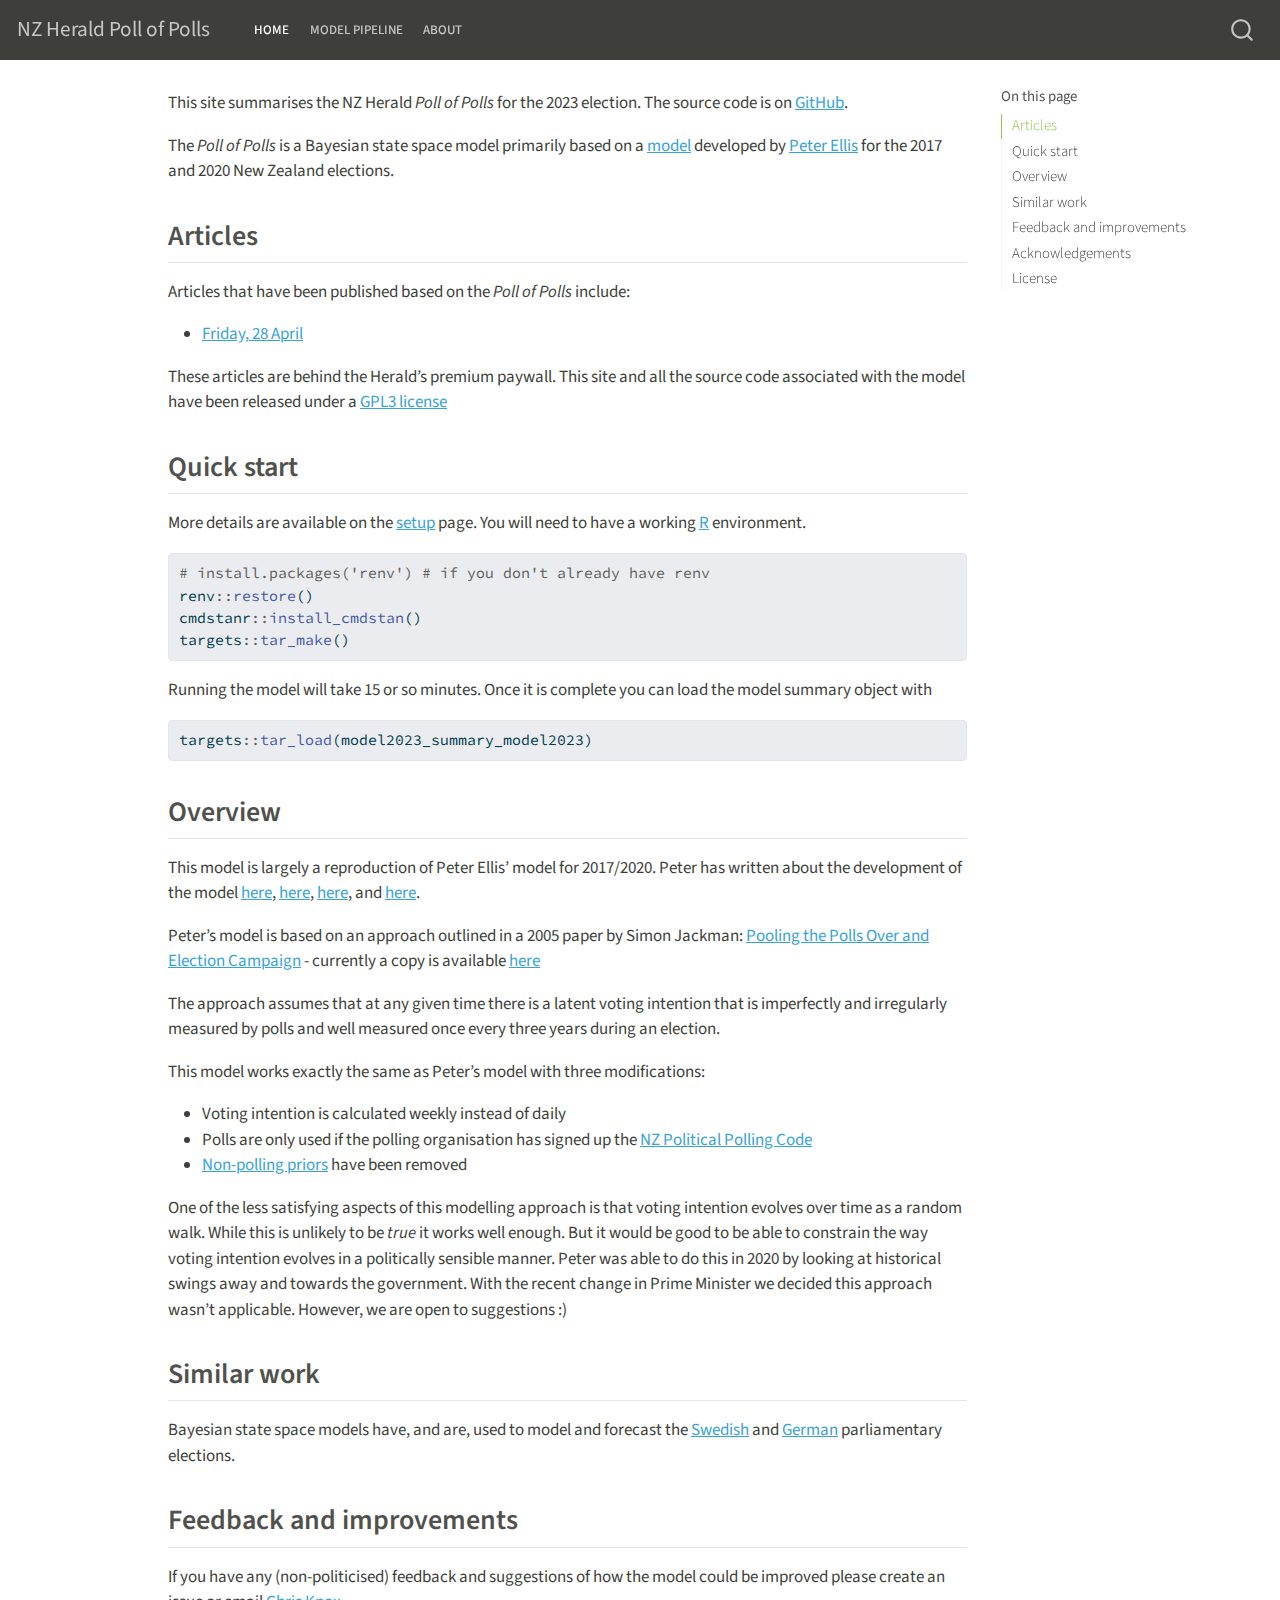
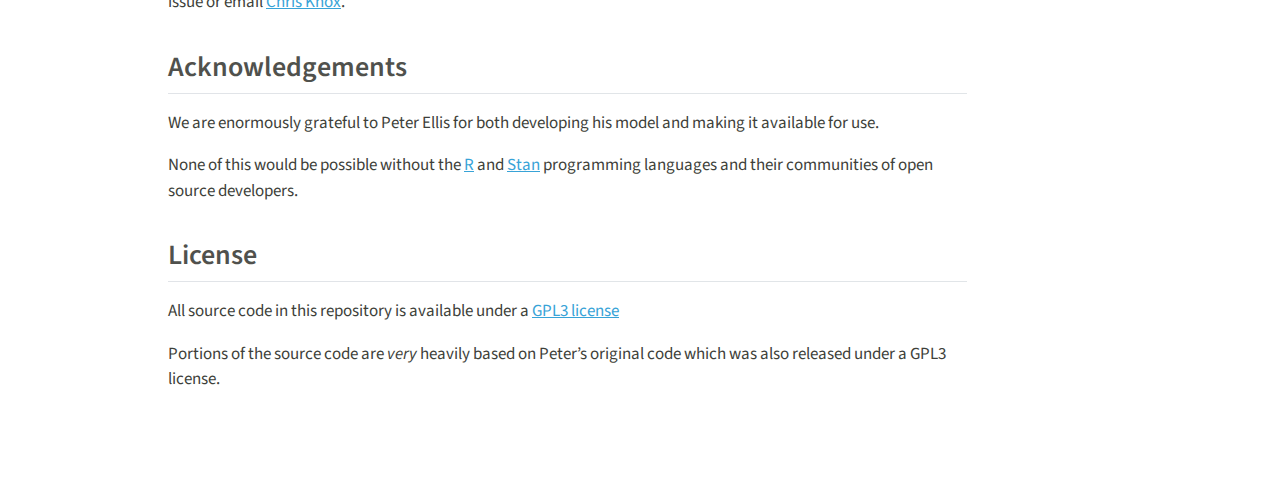
<file: index.html>
<!DOCTYPE html>
<html xmlns="http://www.w3.org/1999/xhtml" lang="en" xml:lang="en"><head>

<meta charset="utf-8">
<meta name="generator" content="quarto-1.3.340">

<meta name="viewport" content="width=device-width, initial-scale=1.0, user-scalable=yes">

<meta name="author" content="Chris Knox">

<title>NZ Herald Poll of Polls</title>
<style>
code{white-space: pre-wrap;}
span.smallcaps{font-variant: small-caps;}
div.columns{display: flex; gap: min(4vw, 1.5em);}
div.column{flex: auto; overflow-x: auto;}
div.hanging-indent{margin-left: 1.5em; text-indent: -1.5em;}
ul.task-list{list-style: none;}
ul.task-list li input[type="checkbox"] {
  width: 0.8em;
  margin: 0 0.8em 0.2em -1em; /* quarto-specific, see https://github.com/quarto-dev/quarto-cli/issues/4556 */ 
  vertical-align: middle;
}
/* CSS for syntax highlighting */
pre > code.sourceCode { white-space: pre; position: relative; }
pre > code.sourceCode > span { display: inline-block; line-height: 1.25; }
pre > code.sourceCode > span:empty { height: 1.2em; }
.sourceCode { overflow: visible; }
code.sourceCode > span { color: inherit; text-decoration: inherit; }
div.sourceCode { margin: 1em 0; }
pre.sourceCode { margin: 0; }
@media screen {
div.sourceCode { overflow: auto; }
}
@media print {
pre > code.sourceCode { white-space: pre-wrap; }
pre > code.sourceCode > span { text-indent: -5em; padding-left: 5em; }
}
pre.numberSource code
  { counter-reset: source-line 0; }
pre.numberSource code > span
  { position: relative; left: -4em; counter-increment: source-line; }
pre.numberSource code > span > a:first-child::before
  { content: counter(source-line);
    position: relative; left: -1em; text-align: right; vertical-align: baseline;
    border: none; display: inline-block;
    -webkit-touch-callout: none; -webkit-user-select: none;
    -khtml-user-select: none; -moz-user-select: none;
    -ms-user-select: none; user-select: none;
    padding: 0 4px; width: 4em;
  }
pre.numberSource { margin-left: 3em;  padding-left: 4px; }
div.sourceCode
  {   }
@media screen {
pre > code.sourceCode > span > a:first-child::before { text-decoration: underline; }
}
</style>


<script src="site_libs/quarto-nav/quarto-nav.js"></script>
<script src="site_libs/quarto-nav/headroom.min.js"></script>
<script src="site_libs/clipboard/clipboard.min.js"></script>
<script src="site_libs/quarto-search/autocomplete.umd.js"></script>
<script src="site_libs/quarto-search/fuse.min.js"></script>
<script src="site_libs/quarto-search/quarto-search.js"></script>
<meta name="quarto:offset" content="./">
<script src="site_libs/quarto-html/quarto.js"></script>
<script src="site_libs/quarto-html/popper.min.js"></script>
<script src="site_libs/quarto-html/tippy.umd.min.js"></script>
<script src="site_libs/quarto-html/anchor.min.js"></script>
<link href="site_libs/quarto-html/tippy.css" rel="stylesheet">
<link href="site_libs/quarto-html/quarto-syntax-highlighting.css" rel="stylesheet" id="quarto-text-highlighting-styles">
<script src="site_libs/bootstrap/bootstrap.min.js"></script>
<link href="site_libs/bootstrap/bootstrap-icons.css" rel="stylesheet">
<link href="site_libs/bootstrap/bootstrap.min.css" rel="stylesheet" id="quarto-bootstrap" data-mode="light">
<script id="quarto-search-options" type="application/json">{
  "location": "navbar",
  "copy-button": false,
  "collapse-after": 3,
  "panel-placement": "end",
  "type": "overlay",
  "limit": 20,
  "language": {
    "search-no-results-text": "No results",
    "search-matching-documents-text": "matching documents",
    "search-copy-link-title": "Copy link to search",
    "search-hide-matches-text": "Hide additional matches",
    "search-more-match-text": "more match in this document",
    "search-more-matches-text": "more matches in this document",
    "search-clear-button-title": "Clear",
    "search-detached-cancel-button-title": "Cancel",
    "search-submit-button-title": "Submit"
  }
}</script>


<link rel="stylesheet" href="styles.css">
</head>

<body class="nav-fixed">

<div id="quarto-search-results"></div>
  <header id="quarto-header" class="headroom fixed-top">
    <nav class="navbar navbar-expand-lg navbar-dark ">
      <div class="navbar-container container-fluid">
      <div class="navbar-brand-container">
    <a class="navbar-brand" href="./index.html">
    <span class="navbar-title">NZ Herald Poll of Polls</span>
    </a>
  </div>
            <div id="quarto-search" class="" title="Search"></div>
          <button class="navbar-toggler" type="button" data-bs-toggle="collapse" data-bs-target="#navbarCollapse" aria-controls="navbarCollapse" aria-expanded="false" aria-label="Toggle navigation" onclick="if (window.quartoToggleHeadroom) { window.quartoToggleHeadroom(); }">
  <span class="navbar-toggler-icon"></span>
</button>
          <div class="collapse navbar-collapse" id="navbarCollapse">
            <ul class="navbar-nav navbar-nav-scroll me-auto">
  <li class="nav-item">
    <a class="nav-link active" href="./index.html" rel="" target="" aria-current="page">
 <span class="menu-text">Home</span></a>
  </li>  
  <li class="nav-item">
    <a class="nav-link" href="./pipeline.html" rel="" target="">
 <span class="menu-text">Model pipeline</span></a>
  </li>  
  <li class="nav-item">
    <a class="nav-link" href="./about.html" rel="" target="">
 <span class="menu-text">About</span></a>
  </li>  
</ul>
            <div class="quarto-navbar-tools ms-auto">
</div>
          </div> <!-- /navcollapse -->
      </div> <!-- /container-fluid -->
    </nav>
</header>
<!-- content -->
<div id="quarto-content" class="quarto-container page-columns page-rows-contents page-layout-article page-navbar">
<!-- sidebar -->
<!-- margin-sidebar -->
    <div id="quarto-margin-sidebar" class="sidebar margin-sidebar">
        <nav id="TOC" role="doc-toc" class="toc-active">
    <h2 id="toc-title">On this page</h2>
   
  <ul>
  <li><a href="#articles" id="toc-articles" class="nav-link active" data-scroll-target="#articles">Articles</a></li>
  <li><a href="#quick-start" id="toc-quick-start" class="nav-link" data-scroll-target="#quick-start">Quick start</a></li>
  <li><a href="#overview" id="toc-overview" class="nav-link" data-scroll-target="#overview">Overview</a></li>
  <li><a href="#similar-work" id="toc-similar-work" class="nav-link" data-scroll-target="#similar-work">Similar work</a></li>
  <li><a href="#feedback-and-improvements" id="toc-feedback-and-improvements" class="nav-link" data-scroll-target="#feedback-and-improvements">Feedback and improvements</a></li>
  <li><a href="#acknowledgements" id="toc-acknowledgements" class="nav-link" data-scroll-target="#acknowledgements">Acknowledgements</a></li>
  <li><a href="#license" id="toc-license" class="nav-link" data-scroll-target="#license">License</a></li>
  </ul>
</nav>
    </div>
<!-- main -->
<main class="content" id="quarto-document-content">



<p>This site summarises the NZ Herald <em>Poll of Polls</em> for the 2023 election. The source code is on <a href="https://github.com/nzherald/nzh-poll-of-polls">GitHub</a>.</p>
<p>The <em>Poll of Polls</em> is a Bayesian state space model primarily based on a <a href="https://github.com/ellisp/nz-election-forecast">model</a> developed by <a href="http://freerangestats.info/about/">Peter Ellis</a> for the 2017 and 2020 New Zealand elections.</p>
<section id="articles" class="level2">
<h2 class="anchored" data-anchor-id="articles">Articles</h2>
<p>Articles that have been published based on the <em>Poll of Polls</em> include:</p>
<ul>
<li><a href="https://www.nzherald.co.nz/nz/politics/heralds-poll-of-polls-shows-incredibly-tight-election/SUS2IVFEVVHKVLRXWD6EDTWDUU/">Friday, 28 April</a></li>
</ul>
<p>These articles are behind the Herald’s premium paywall. This site and all the source code associated with the model have been released under a <a href="license.html">GPL3 license</a></p>
</section>
<section id="quick-start" class="level2">
<h2 class="anchored" data-anchor-id="quick-start">Quick start</h2>
<p>More details are available on the <a href="./setup.html">setup</a> page. You will need to have a working <a href="https://cran.r-project.org/">R</a> environment.</p>
<div class="sourceCode" id="cb1"><pre class="sourceCode r code-with-copy"><code class="sourceCode r"><span id="cb1-1"><a href="#cb1-1" aria-hidden="true" tabindex="-1"></a><span class="co"># install.packages('renv') # if you don't already have renv</span></span>
<span id="cb1-2"><a href="#cb1-2" aria-hidden="true" tabindex="-1"></a>renv<span class="sc">::</span><span class="fu">restore</span>()</span>
<span id="cb1-3"><a href="#cb1-3" aria-hidden="true" tabindex="-1"></a>cmdstanr<span class="sc">::</span><span class="fu">install_cmdstan</span>()</span>
<span id="cb1-4"><a href="#cb1-4" aria-hidden="true" tabindex="-1"></a>targets<span class="sc">::</span><span class="fu">tar_make</span>()</span></code><button title="Copy to Clipboard" class="code-copy-button"><i class="bi"></i></button></pre></div>
<p>Running the model will take 15 or so minutes. Once it is complete you can load the model summary object with</p>
<div class="sourceCode" id="cb2"><pre class="sourceCode r code-with-copy"><code class="sourceCode r"><span id="cb2-1"><a href="#cb2-1" aria-hidden="true" tabindex="-1"></a>targets<span class="sc">::</span><span class="fu">tar_load</span>(model2023_summary_model2023)</span></code><button title="Copy to Clipboard" class="code-copy-button"><i class="bi"></i></button></pre></div>
</section>
<section id="overview" class="level2">
<h2 class="anchored" data-anchor-id="overview">Overview</h2>
<p>This model is largely a reproduction of Peter Ellis’ model for 2017/2020. Peter has written about the development of the model <a href="http://freerangestats.info/elections/nz-2020/index.html">here</a>, <a href="http://freerangestats.info/blog/2020/06/06/nz-2020-forecasts">here</a>, <a href="http://freerangestats.info/blog/2017/09/16/time-varying-house-effects">here</a>, and <a href="http://freerangestats.info/elections/state-space.html">here</a>.</p>
<p>Peter’s model is based on an approach outlined in a 2005 paper by Simon Jackman: <a href="https://www.tandfonline.com/doi/abs/10.1080/10361140500302472">Pooling the Polls Over and Election Campaign</a> - currently a copy is available <a href="https://uh.edu/hobby/eitm/_docs/past-lectures/2015-Lectures/Harold-Clarke/Pooling-the-Polls-Over-an-Election-Campaign.pdf">here</a></p>
<p>The approach assumes that at any given time there is a latent voting intention that is imperfectly and irregularly measured by polls and well measured once every three years during an election.</p>
<p>This model works exactly the same as Peter’s model with three modifications:</p>
<ul>
<li>Voting intention is calculated weekly instead of daily</li>
<li>Polls are only used if the polling organisation has signed up the <a href="https://www.researchassociation.org.nz/political-polling">NZ Political Polling Code</a></li>
<li><a href="http://freerangestats.info/blog/2020/06/06/nz-2020-forecasts">Non-polling priors</a> have been removed</li>
</ul>
<p>One of the less satisfying aspects of this modelling approach is that voting intention evolves over time as a random walk. While this is unlikely to be <em>true</em> it works well enough. But it would be good to be able to constrain the way voting intention evolves in a politically sensible manner. Peter was able to do this in 2020 by looking at historical swings away and towards the government. With the recent change in Prime Minister we decided this approach wasn’t applicable. However, we are open to suggestions :)</p>
</section>
<section id="similar-work" class="level2">
<h2 class="anchored" data-anchor-id="similar-work">Similar work</h2>
<p>Bayesian state space models have, and are, used to model and forecast the <a href="https://www.youtube.com/watch?v=Dtk5ghFmhz8">Swedish</a> and <a href="https://wer-gewinnt-die-wahl.de/en/">German</a> parliamentary elections.</p>
</section>
<section id="feedback-and-improvements" class="level2">
<h2 class="anchored" data-anchor-id="feedback-and-improvements">Feedback and improvements</h2>
<p>If you have any (non-politicised) feedback and suggestions of how the model could be improved please create an issue or email <a href="mailto:chris.knox@nzme.co.nz">Chris Knox</a>.</p>
</section>
<section id="acknowledgements" class="level2">
<h2 class="anchored" data-anchor-id="acknowledgements">Acknowledgements</h2>
<p>We are enormously grateful to Peter Ellis for both developing his model and making it available for use.</p>
<p>None of this would be possible without the <a href="https://cran.r-project.org/">R</a> and <a href="https://mc-stan.org/">Stan</a> programming languages and their communities of open source developers.</p>
</section>
<section id="license" class="level2">
<h2 class="anchored" data-anchor-id="license">License</h2>
<p>All source code in this repository is available under a <a href="license.html">GPL3 license</a></p>
<p>Portions of the source code are <em>very</em> heavily based on Peter’s original code which was also released under a GPL3 license.</p>


</section>

</main> <!-- /main -->
<script id="quarto-html-after-body" type="application/javascript">
window.document.addEventListener("DOMContentLoaded", function (event) {
  const toggleBodyColorMode = (bsSheetEl) => {
    const mode = bsSheetEl.getAttribute("data-mode");
    const bodyEl = window.document.querySelector("body");
    if (mode === "dark") {
      bodyEl.classList.add("quarto-dark");
      bodyEl.classList.remove("quarto-light");
    } else {
      bodyEl.classList.add("quarto-light");
      bodyEl.classList.remove("quarto-dark");
    }
  }
  const toggleBodyColorPrimary = () => {
    const bsSheetEl = window.document.querySelector("link#quarto-bootstrap");
    if (bsSheetEl) {
      toggleBodyColorMode(bsSheetEl);
    }
  }
  toggleBodyColorPrimary();  
  const icon = "";
  const anchorJS = new window.AnchorJS();
  anchorJS.options = {
    placement: 'right',
    icon: icon
  };
  anchorJS.add('.anchored');
  const isCodeAnnotation = (el) => {
    for (const clz of el.classList) {
      if (clz.startsWith('code-annotation-')) {                     
        return true;
      }
    }
    return false;
  }
  const clipboard = new window.ClipboardJS('.code-copy-button', {
    text: function(trigger) {
      const codeEl = trigger.previousElementSibling.cloneNode(true);
      for (const childEl of codeEl.children) {
        if (isCodeAnnotation(childEl)) {
          childEl.remove();
        }
      }
      return codeEl.innerText;
    }
  });
  clipboard.on('success', function(e) {
    // button target
    const button = e.trigger;
    // don't keep focus
    button.blur();
    // flash "checked"
    button.classList.add('code-copy-button-checked');
    var currentTitle = button.getAttribute("title");
    button.setAttribute("title", "Copied!");
    let tooltip;
    if (window.bootstrap) {
      button.setAttribute("data-bs-toggle", "tooltip");
      button.setAttribute("data-bs-placement", "left");
      button.setAttribute("data-bs-title", "Copied!");
      tooltip = new bootstrap.Tooltip(button, 
        { trigger: "manual", 
          customClass: "code-copy-button-tooltip",
          offset: [0, -8]});
      tooltip.show();    
    }
    setTimeout(function() {
      if (tooltip) {
        tooltip.hide();
        button.removeAttribute("data-bs-title");
        button.removeAttribute("data-bs-toggle");
        button.removeAttribute("data-bs-placement");
      }
      button.setAttribute("title", currentTitle);
      button.classList.remove('code-copy-button-checked');
    }, 1000);
    // clear code selection
    e.clearSelection();
  });
  function tippyHover(el, contentFn) {
    const config = {
      allowHTML: true,
      content: contentFn,
      maxWidth: 500,
      delay: 100,
      arrow: false,
      appendTo: function(el) {
          return el.parentElement;
      },
      interactive: true,
      interactiveBorder: 10,
      theme: 'quarto',
      placement: 'bottom-start'
    };
    window.tippy(el, config); 
  }
  const noterefs = window.document.querySelectorAll('a[role="doc-noteref"]');
  for (var i=0; i<noterefs.length; i++) {
    const ref = noterefs[i];
    tippyHover(ref, function() {
      // use id or data attribute instead here
      let href = ref.getAttribute('data-footnote-href') || ref.getAttribute('href');
      try { href = new URL(href).hash; } catch {}
      const id = href.replace(/^#\/?/, "");
      const note = window.document.getElementById(id);
      return note.innerHTML;
    });
  }
      let selectedAnnoteEl;
      const selectorForAnnotation = ( cell, annotation) => {
        let cellAttr = 'data-code-cell="' + cell + '"';
        let lineAttr = 'data-code-annotation="' +  annotation + '"';
        const selector = 'span[' + cellAttr + '][' + lineAttr + ']';
        return selector;
      }
      const selectCodeLines = (annoteEl) => {
        const doc = window.document;
        const targetCell = annoteEl.getAttribute("data-target-cell");
        const targetAnnotation = annoteEl.getAttribute("data-target-annotation");
        const annoteSpan = window.document.querySelector(selectorForAnnotation(targetCell, targetAnnotation));
        const lines = annoteSpan.getAttribute("data-code-lines").split(",");
        const lineIds = lines.map((line) => {
          return targetCell + "-" + line;
        })
        let top = null;
        let height = null;
        let parent = null;
        if (lineIds.length > 0) {
            //compute the position of the single el (top and bottom and make a div)
            const el = window.document.getElementById(lineIds[0]);
            top = el.offsetTop;
            height = el.offsetHeight;
            parent = el.parentElement.parentElement;
          if (lineIds.length > 1) {
            const lastEl = window.document.getElementById(lineIds[lineIds.length - 1]);
            const bottom = lastEl.offsetTop + lastEl.offsetHeight;
            height = bottom - top;
          }
          if (top !== null && height !== null && parent !== null) {
            // cook up a div (if necessary) and position it 
            let div = window.document.getElementById("code-annotation-line-highlight");
            if (div === null) {
              div = window.document.createElement("div");
              div.setAttribute("id", "code-annotation-line-highlight");
              div.style.position = 'absolute';
              parent.appendChild(div);
            }
            div.style.top = top - 2 + "px";
            div.style.height = height + 4 + "px";
            let gutterDiv = window.document.getElementById("code-annotation-line-highlight-gutter");
            if (gutterDiv === null) {
              gutterDiv = window.document.createElement("div");
              gutterDiv.setAttribute("id", "code-annotation-line-highlight-gutter");
              gutterDiv.style.position = 'absolute';
              const codeCell = window.document.getElementById(targetCell);
              const gutter = codeCell.querySelector('.code-annotation-gutter');
              gutter.appendChild(gutterDiv);
            }
            gutterDiv.style.top = top - 2 + "px";
            gutterDiv.style.height = height + 4 + "px";
          }
          selectedAnnoteEl = annoteEl;
        }
      };
      const unselectCodeLines = () => {
        const elementsIds = ["code-annotation-line-highlight", "code-annotation-line-highlight-gutter"];
        elementsIds.forEach((elId) => {
          const div = window.document.getElementById(elId);
          if (div) {
            div.remove();
          }
        });
        selectedAnnoteEl = undefined;
      };
      // Attach click handler to the DT
      const annoteDls = window.document.querySelectorAll('dt[data-target-cell]');
      for (const annoteDlNode of annoteDls) {
        annoteDlNode.addEventListener('click', (event) => {
          const clickedEl = event.target;
          if (clickedEl !== selectedAnnoteEl) {
            unselectCodeLines();
            const activeEl = window.document.querySelector('dt[data-target-cell].code-annotation-active');
            if (activeEl) {
              activeEl.classList.remove('code-annotation-active');
            }
            selectCodeLines(clickedEl);
            clickedEl.classList.add('code-annotation-active');
          } else {
            // Unselect the line
            unselectCodeLines();
            clickedEl.classList.remove('code-annotation-active');
          }
        });
      }
  const findCites = (el) => {
    const parentEl = el.parentElement;
    if (parentEl) {
      const cites = parentEl.dataset.cites;
      if (cites) {
        return {
          el,
          cites: cites.split(' ')
        };
      } else {
        return findCites(el.parentElement)
      }
    } else {
      return undefined;
    }
  };
  var bibliorefs = window.document.querySelectorAll('a[role="doc-biblioref"]');
  for (var i=0; i<bibliorefs.length; i++) {
    const ref = bibliorefs[i];
    const citeInfo = findCites(ref);
    if (citeInfo) {
      tippyHover(citeInfo.el, function() {
        var popup = window.document.createElement('div');
        citeInfo.cites.forEach(function(cite) {
          var citeDiv = window.document.createElement('div');
          citeDiv.classList.add('hanging-indent');
          citeDiv.classList.add('csl-entry');
          var biblioDiv = window.document.getElementById('ref-' + cite);
          if (biblioDiv) {
            citeDiv.innerHTML = biblioDiv.innerHTML;
          }
          popup.appendChild(citeDiv);
        });
        return popup.innerHTML;
      });
    }
  }
});
</script>
</div> <!-- /content -->



</body></html>
</file>
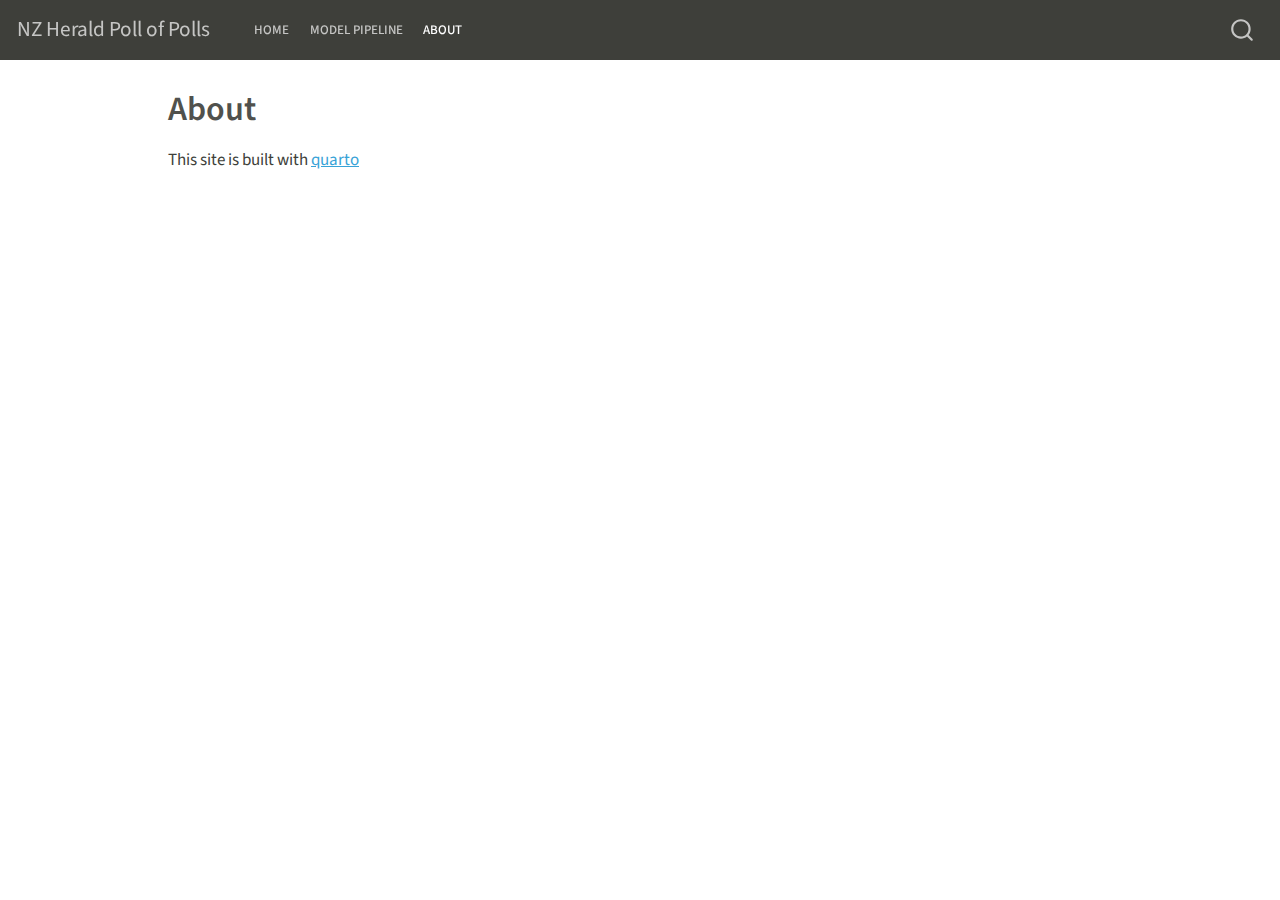
<file: about.html>
<!DOCTYPE html>
<html xmlns="http://www.w3.org/1999/xhtml" lang="en" xml:lang="en"><head>

<meta charset="utf-8">
<meta name="generator" content="quarto-1.3.340">

<meta name="viewport" content="width=device-width, initial-scale=1.0, user-scalable=yes">


<title>NZ Herald Poll of Polls - About</title>
<style>
code{white-space: pre-wrap;}
span.smallcaps{font-variant: small-caps;}
div.columns{display: flex; gap: min(4vw, 1.5em);}
div.column{flex: auto; overflow-x: auto;}
div.hanging-indent{margin-left: 1.5em; text-indent: -1.5em;}
ul.task-list{list-style: none;}
ul.task-list li input[type="checkbox"] {
  width: 0.8em;
  margin: 0 0.8em 0.2em -1em; /* quarto-specific, see https://github.com/quarto-dev/quarto-cli/issues/4556 */ 
  vertical-align: middle;
}
</style>


<script src="site_libs/quarto-nav/quarto-nav.js"></script>
<script src="site_libs/quarto-nav/headroom.min.js"></script>
<script src="site_libs/clipboard/clipboard.min.js"></script>
<script src="site_libs/quarto-search/autocomplete.umd.js"></script>
<script src="site_libs/quarto-search/fuse.min.js"></script>
<script src="site_libs/quarto-search/quarto-search.js"></script>
<meta name="quarto:offset" content="./">
<script src="site_libs/quarto-html/quarto.js"></script>
<script src="site_libs/quarto-html/popper.min.js"></script>
<script src="site_libs/quarto-html/tippy.umd.min.js"></script>
<script src="site_libs/quarto-html/anchor.min.js"></script>
<link href="site_libs/quarto-html/tippy.css" rel="stylesheet">
<link href="site_libs/quarto-html/quarto-syntax-highlighting.css" rel="stylesheet" id="quarto-text-highlighting-styles">
<script src="site_libs/bootstrap/bootstrap.min.js"></script>
<link href="site_libs/bootstrap/bootstrap-icons.css" rel="stylesheet">
<link href="site_libs/bootstrap/bootstrap.min.css" rel="stylesheet" id="quarto-bootstrap" data-mode="light">
<script id="quarto-search-options" type="application/json">{
  "location": "navbar",
  "copy-button": false,
  "collapse-after": 3,
  "panel-placement": "end",
  "type": "overlay",
  "limit": 20,
  "language": {
    "search-no-results-text": "No results",
    "search-matching-documents-text": "matching documents",
    "search-copy-link-title": "Copy link to search",
    "search-hide-matches-text": "Hide additional matches",
    "search-more-match-text": "more match in this document",
    "search-more-matches-text": "more matches in this document",
    "search-clear-button-title": "Clear",
    "search-detached-cancel-button-title": "Cancel",
    "search-submit-button-title": "Submit"
  }
}</script>


<link rel="stylesheet" href="styles.css">
</head>

<body class="nav-fixed">

<div id="quarto-search-results"></div>
  <header id="quarto-header" class="headroom fixed-top">
    <nav class="navbar navbar-expand-lg navbar-dark ">
      <div class="navbar-container container-fluid">
      <div class="navbar-brand-container">
    <a class="navbar-brand" href="./index.html">
    <span class="navbar-title">NZ Herald Poll of Polls</span>
    </a>
  </div>
            <div id="quarto-search" class="" title="Search"></div>
          <button class="navbar-toggler" type="button" data-bs-toggle="collapse" data-bs-target="#navbarCollapse" aria-controls="navbarCollapse" aria-expanded="false" aria-label="Toggle navigation" onclick="if (window.quartoToggleHeadroom) { window.quartoToggleHeadroom(); }">
  <span class="navbar-toggler-icon"></span>
</button>
          <div class="collapse navbar-collapse" id="navbarCollapse">
            <ul class="navbar-nav navbar-nav-scroll me-auto">
  <li class="nav-item">
    <a class="nav-link" href="./index.html" rel="" target="">
 <span class="menu-text">Home</span></a>
  </li>  
  <li class="nav-item">
    <a class="nav-link" href="./pipeline.html" rel="" target="">
 <span class="menu-text">Model pipeline</span></a>
  </li>  
  <li class="nav-item">
    <a class="nav-link active" href="./about.html" rel="" target="" aria-current="page">
 <span class="menu-text">About</span></a>
  </li>  
</ul>
            <div class="quarto-navbar-tools ms-auto">
</div>
          </div> <!-- /navcollapse -->
      </div> <!-- /container-fluid -->
    </nav>
</header>
<!-- content -->
<div id="quarto-content" class="quarto-container page-columns page-rows-contents page-layout-article page-navbar">
<!-- sidebar -->
<!-- margin-sidebar -->
    <div id="quarto-margin-sidebar" class="sidebar margin-sidebar">
        
    </div>
<!-- main -->
<main class="content" id="quarto-document-content">

<header id="title-block-header" class="quarto-title-block default">
<div class="quarto-title">
<h1 class="title">About</h1>
</div>



<div class="quarto-title-meta">

    
  
    
  </div>
  

</header>

<p>This site is built with <a href="https://quarto.org/">quarto</a></p>



</main> <!-- /main -->
<script id="quarto-html-after-body" type="application/javascript">
window.document.addEventListener("DOMContentLoaded", function (event) {
  const toggleBodyColorMode = (bsSheetEl) => {
    const mode = bsSheetEl.getAttribute("data-mode");
    const bodyEl = window.document.querySelector("body");
    if (mode === "dark") {
      bodyEl.classList.add("quarto-dark");
      bodyEl.classList.remove("quarto-light");
    } else {
      bodyEl.classList.add("quarto-light");
      bodyEl.classList.remove("quarto-dark");
    }
  }
  const toggleBodyColorPrimary = () => {
    const bsSheetEl = window.document.querySelector("link#quarto-bootstrap");
    if (bsSheetEl) {
      toggleBodyColorMode(bsSheetEl);
    }
  }
  toggleBodyColorPrimary();  
  const icon = "";
  const anchorJS = new window.AnchorJS();
  anchorJS.options = {
    placement: 'right',
    icon: icon
  };
  anchorJS.add('.anchored');
  const isCodeAnnotation = (el) => {
    for (const clz of el.classList) {
      if (clz.startsWith('code-annotation-')) {                     
        return true;
      }
    }
    return false;
  }
  const clipboard = new window.ClipboardJS('.code-copy-button', {
    text: function(trigger) {
      const codeEl = trigger.previousElementSibling.cloneNode(true);
      for (const childEl of codeEl.children) {
        if (isCodeAnnotation(childEl)) {
          childEl.remove();
        }
      }
      return codeEl.innerText;
    }
  });
  clipboard.on('success', function(e) {
    // button target
    const button = e.trigger;
    // don't keep focus
    button.blur();
    // flash "checked"
    button.classList.add('code-copy-button-checked');
    var currentTitle = button.getAttribute("title");
    button.setAttribute("title", "Copied!");
    let tooltip;
    if (window.bootstrap) {
      button.setAttribute("data-bs-toggle", "tooltip");
      button.setAttribute("data-bs-placement", "left");
      button.setAttribute("data-bs-title", "Copied!");
      tooltip = new bootstrap.Tooltip(button, 
        { trigger: "manual", 
          customClass: "code-copy-button-tooltip",
          offset: [0, -8]});
      tooltip.show();    
    }
    setTimeout(function() {
      if (tooltip) {
        tooltip.hide();
        button.removeAttribute("data-bs-title");
        button.removeAttribute("data-bs-toggle");
        button.removeAttribute("data-bs-placement");
      }
      button.setAttribute("title", currentTitle);
      button.classList.remove('code-copy-button-checked');
    }, 1000);
    // clear code selection
    e.clearSelection();
  });
  function tippyHover(el, contentFn) {
    const config = {
      allowHTML: true,
      content: contentFn,
      maxWidth: 500,
      delay: 100,
      arrow: false,
      appendTo: function(el) {
          return el.parentElement;
      },
      interactive: true,
      interactiveBorder: 10,
      theme: 'quarto',
      placement: 'bottom-start'
    };
    window.tippy(el, config); 
  }
  const noterefs = window.document.querySelectorAll('a[role="doc-noteref"]');
  for (var i=0; i<noterefs.length; i++) {
    const ref = noterefs[i];
    tippyHover(ref, function() {
      // use id or data attribute instead here
      let href = ref.getAttribute('data-footnote-href') || ref.getAttribute('href');
      try { href = new URL(href).hash; } catch {}
      const id = href.replace(/^#\/?/, "");
      const note = window.document.getElementById(id);
      return note.innerHTML;
    });
  }
      let selectedAnnoteEl;
      const selectorForAnnotation = ( cell, annotation) => {
        let cellAttr = 'data-code-cell="' + cell + '"';
        let lineAttr = 'data-code-annotation="' +  annotation + '"';
        const selector = 'span[' + cellAttr + '][' + lineAttr + ']';
        return selector;
      }
      const selectCodeLines = (annoteEl) => {
        const doc = window.document;
        const targetCell = annoteEl.getAttribute("data-target-cell");
        const targetAnnotation = annoteEl.getAttribute("data-target-annotation");
        const annoteSpan = window.document.querySelector(selectorForAnnotation(targetCell, targetAnnotation));
        const lines = annoteSpan.getAttribute("data-code-lines").split(",");
        const lineIds = lines.map((line) => {
          return targetCell + "-" + line;
        })
        let top = null;
        let height = null;
        let parent = null;
        if (lineIds.length > 0) {
            //compute the position of the single el (top and bottom and make a div)
            const el = window.document.getElementById(lineIds[0]);
            top = el.offsetTop;
            height = el.offsetHeight;
            parent = el.parentElement.parentElement;
          if (lineIds.length > 1) {
            const lastEl = window.document.getElementById(lineIds[lineIds.length - 1]);
            const bottom = lastEl.offsetTop + lastEl.offsetHeight;
            height = bottom - top;
          }
          if (top !== null && height !== null && parent !== null) {
            // cook up a div (if necessary) and position it 
            let div = window.document.getElementById("code-annotation-line-highlight");
            if (div === null) {
              div = window.document.createElement("div");
              div.setAttribute("id", "code-annotation-line-highlight");
              div.style.position = 'absolute';
              parent.appendChild(div);
            }
            div.style.top = top - 2 + "px";
            div.style.height = height + 4 + "px";
            let gutterDiv = window.document.getElementById("code-annotation-line-highlight-gutter");
            if (gutterDiv === null) {
              gutterDiv = window.document.createElement("div");
              gutterDiv.setAttribute("id", "code-annotation-line-highlight-gutter");
              gutterDiv.style.position = 'absolute';
              const codeCell = window.document.getElementById(targetCell);
              const gutter = codeCell.querySelector('.code-annotation-gutter');
              gutter.appendChild(gutterDiv);
            }
            gutterDiv.style.top = top - 2 + "px";
            gutterDiv.style.height = height + 4 + "px";
          }
          selectedAnnoteEl = annoteEl;
        }
      };
      const unselectCodeLines = () => {
        const elementsIds = ["code-annotation-line-highlight", "code-annotation-line-highlight-gutter"];
        elementsIds.forEach((elId) => {
          const div = window.document.getElementById(elId);
          if (div) {
            div.remove();
          }
        });
        selectedAnnoteEl = undefined;
      };
      // Attach click handler to the DT
      const annoteDls = window.document.querySelectorAll('dt[data-target-cell]');
      for (const annoteDlNode of annoteDls) {
        annoteDlNode.addEventListener('click', (event) => {
          const clickedEl = event.target;
          if (clickedEl !== selectedAnnoteEl) {
            unselectCodeLines();
            const activeEl = window.document.querySelector('dt[data-target-cell].code-annotation-active');
            if (activeEl) {
              activeEl.classList.remove('code-annotation-active');
            }
            selectCodeLines(clickedEl);
            clickedEl.classList.add('code-annotation-active');
          } else {
            // Unselect the line
            unselectCodeLines();
            clickedEl.classList.remove('code-annotation-active');
          }
        });
      }
  const findCites = (el) => {
    const parentEl = el.parentElement;
    if (parentEl) {
      const cites = parentEl.dataset.cites;
      if (cites) {
        return {
          el,
          cites: cites.split(' ')
        };
      } else {
        return findCites(el.parentElement)
      }
    } else {
      return undefined;
    }
  };
  var bibliorefs = window.document.querySelectorAll('a[role="doc-biblioref"]');
  for (var i=0; i<bibliorefs.length; i++) {
    const ref = bibliorefs[i];
    const citeInfo = findCites(ref);
    if (citeInfo) {
      tippyHover(citeInfo.el, function() {
        var popup = window.document.createElement('div');
        citeInfo.cites.forEach(function(cite) {
          var citeDiv = window.document.createElement('div');
          citeDiv.classList.add('hanging-indent');
          citeDiv.classList.add('csl-entry');
          var biblioDiv = window.document.getElementById('ref-' + cite);
          if (biblioDiv) {
            citeDiv.innerHTML = biblioDiv.innerHTML;
          }
          popup.appendChild(citeDiv);
        });
        return popup.innerHTML;
      });
    }
  }
});
</script>
</div> <!-- /content -->



</body></html>
</file>
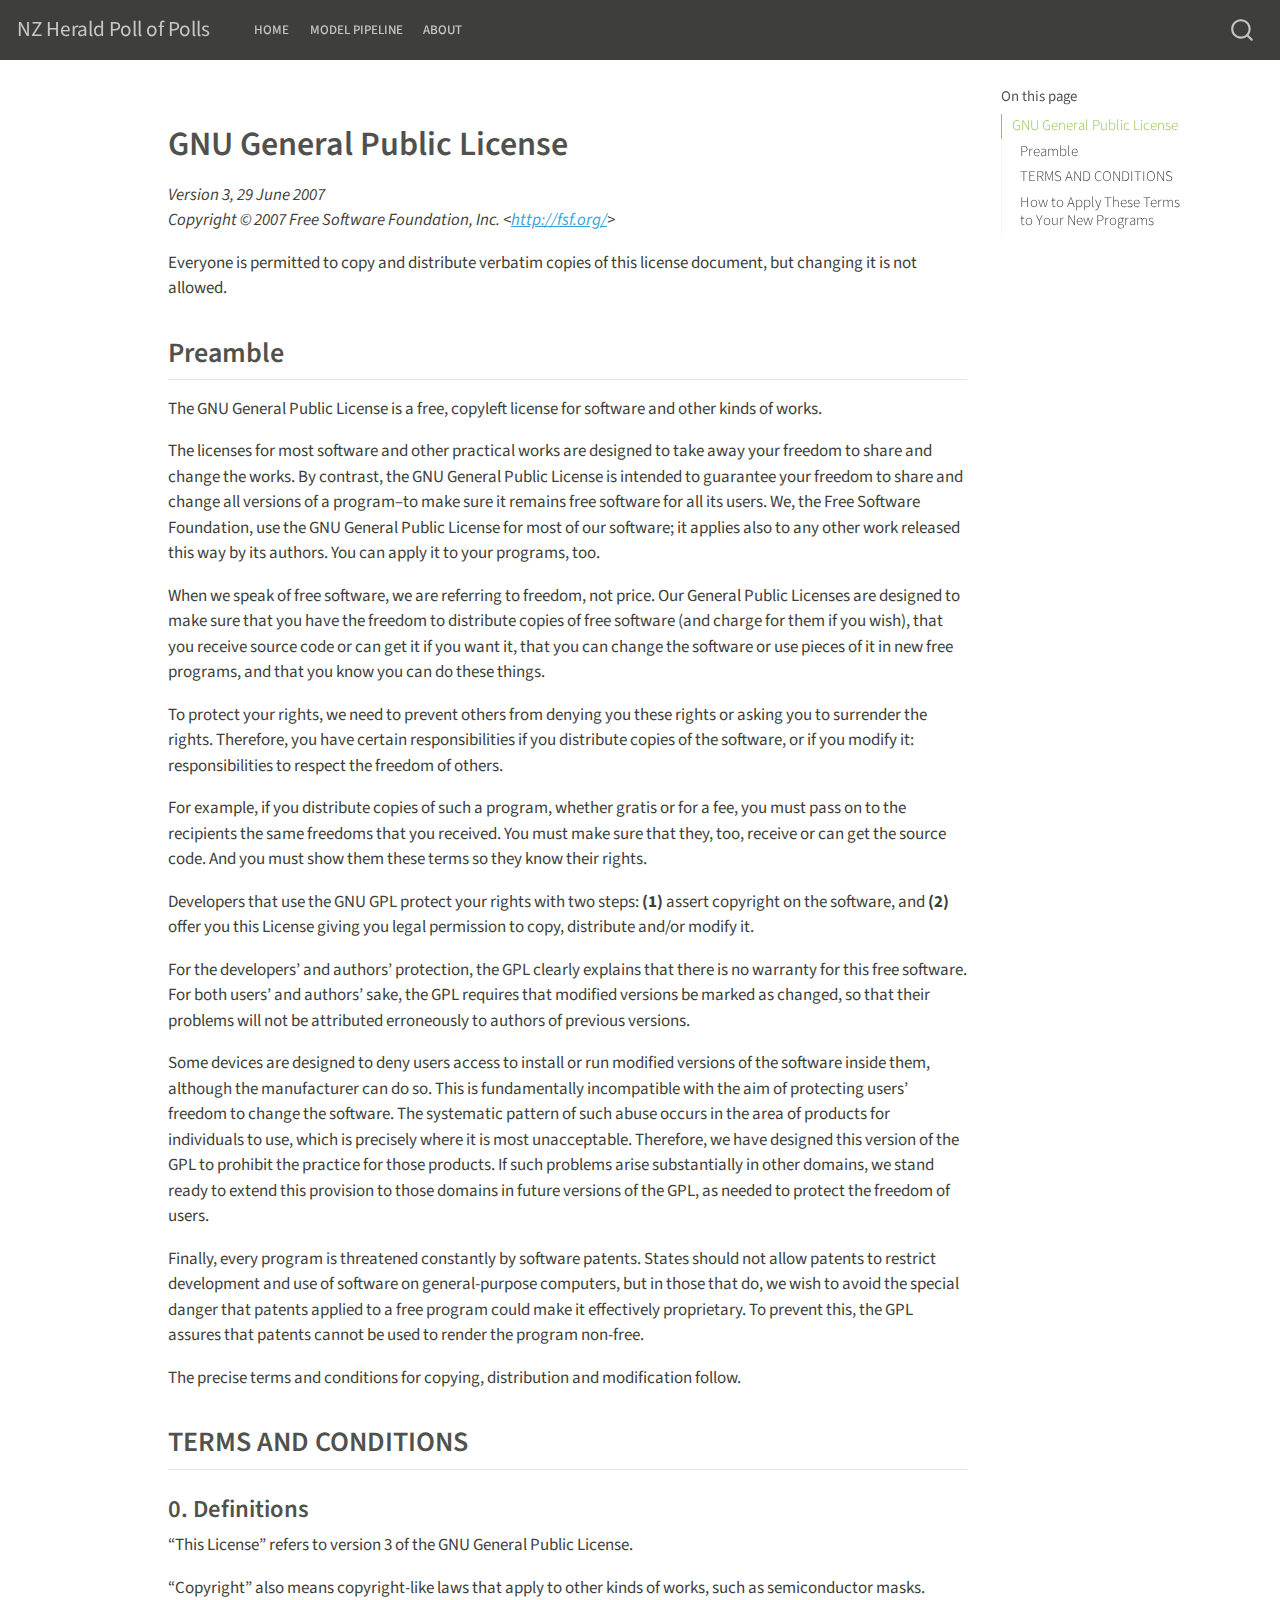
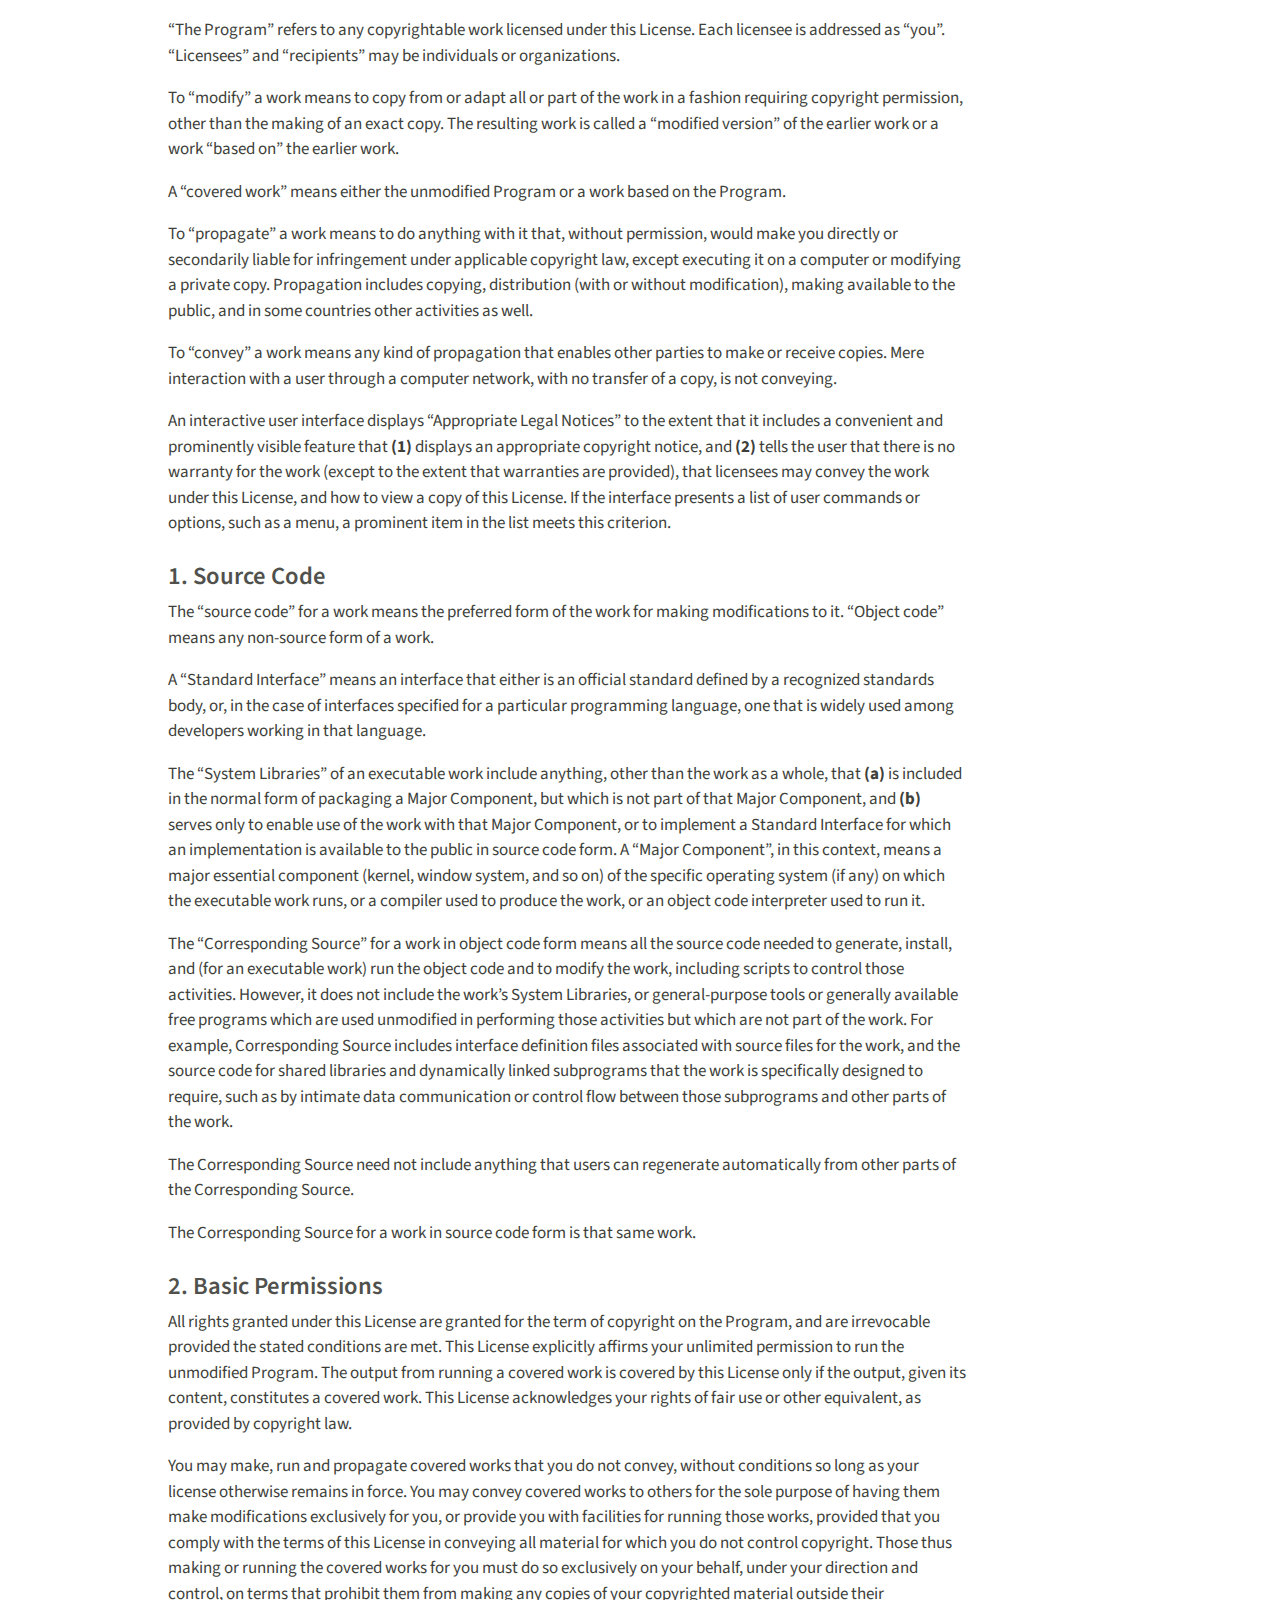
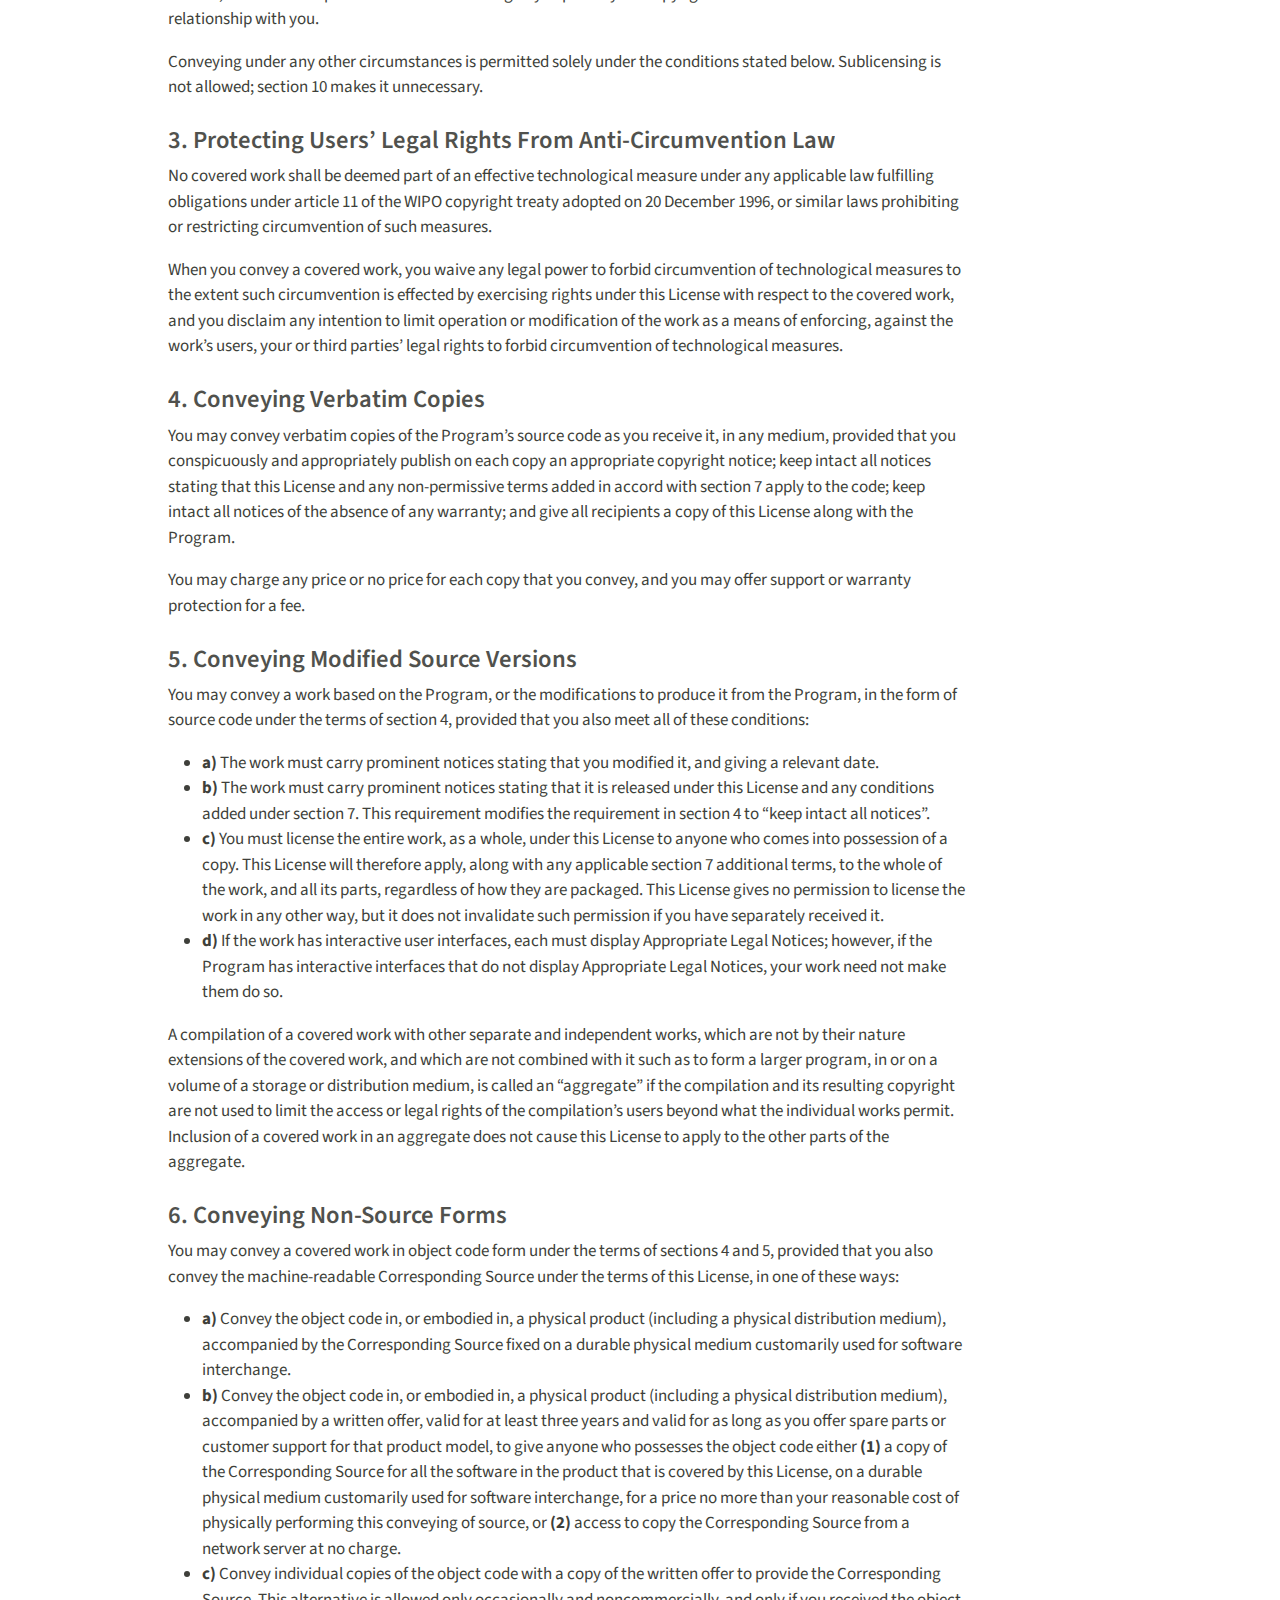
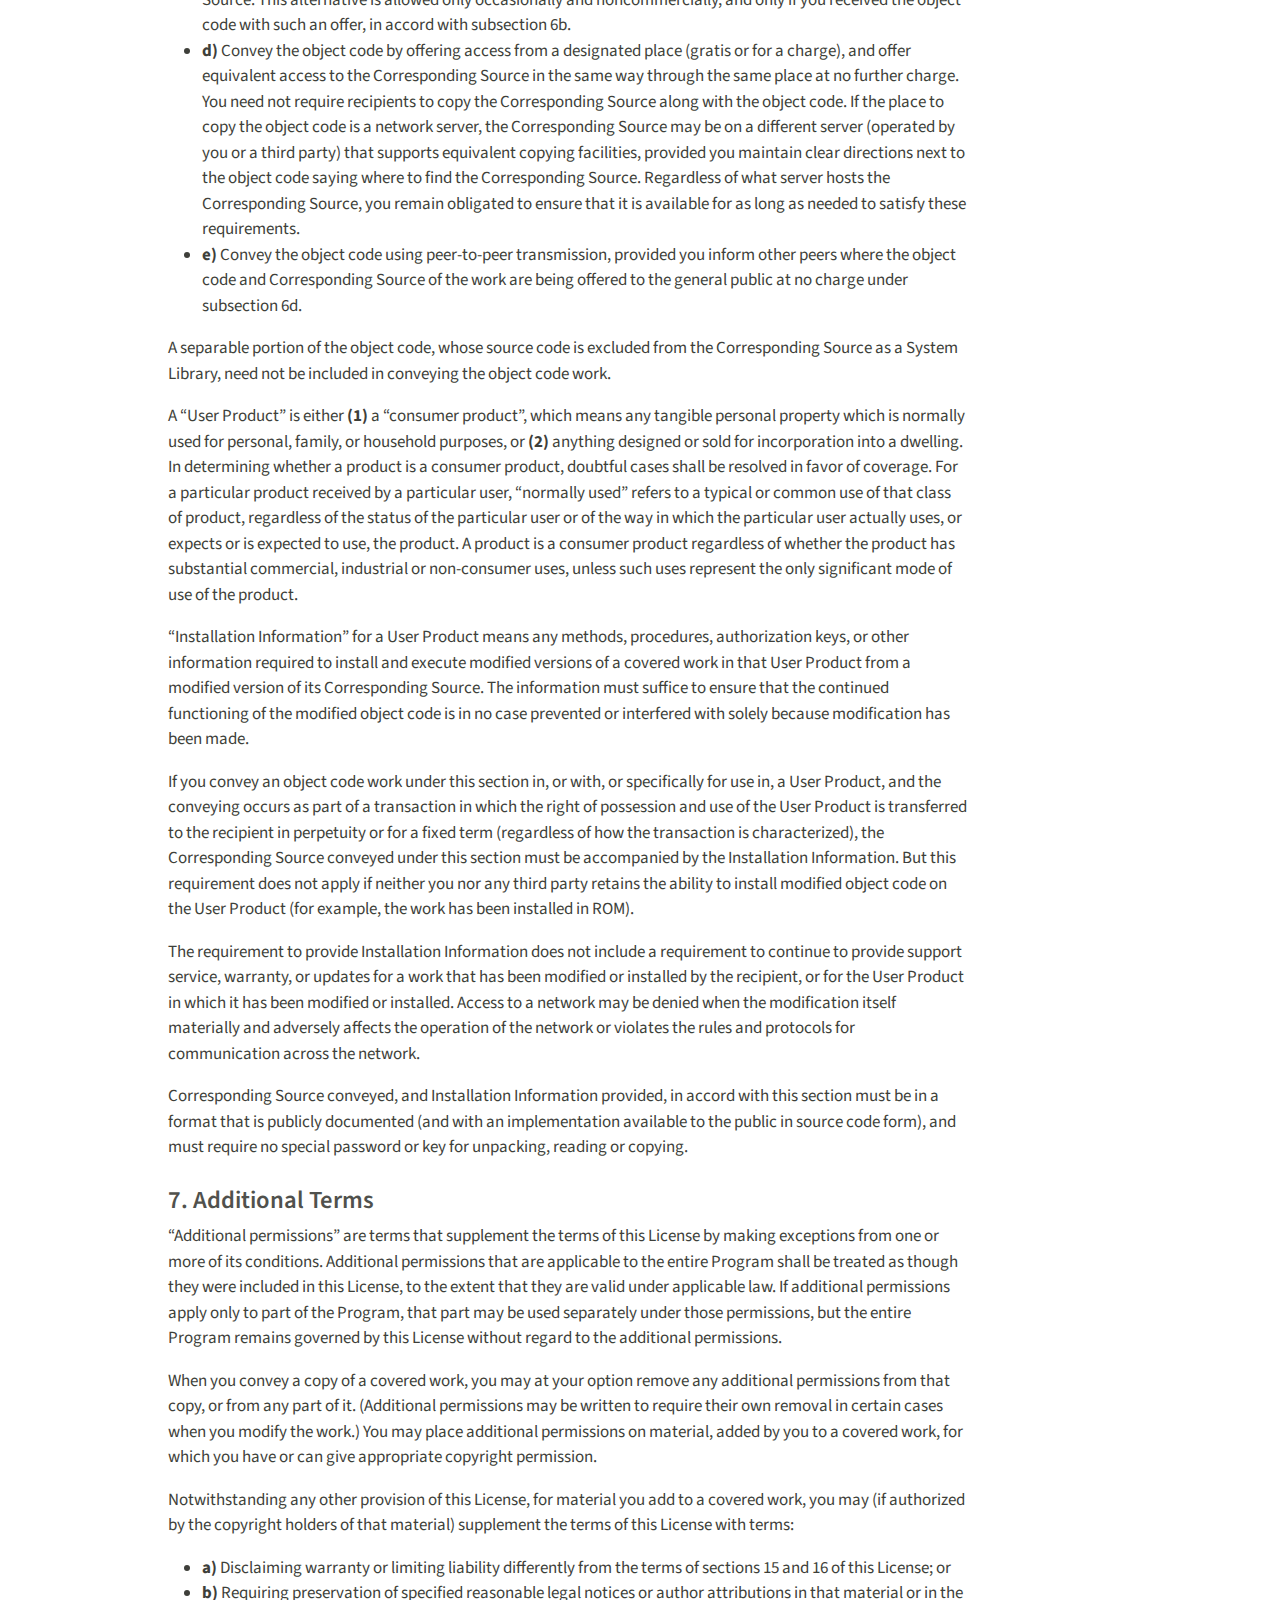
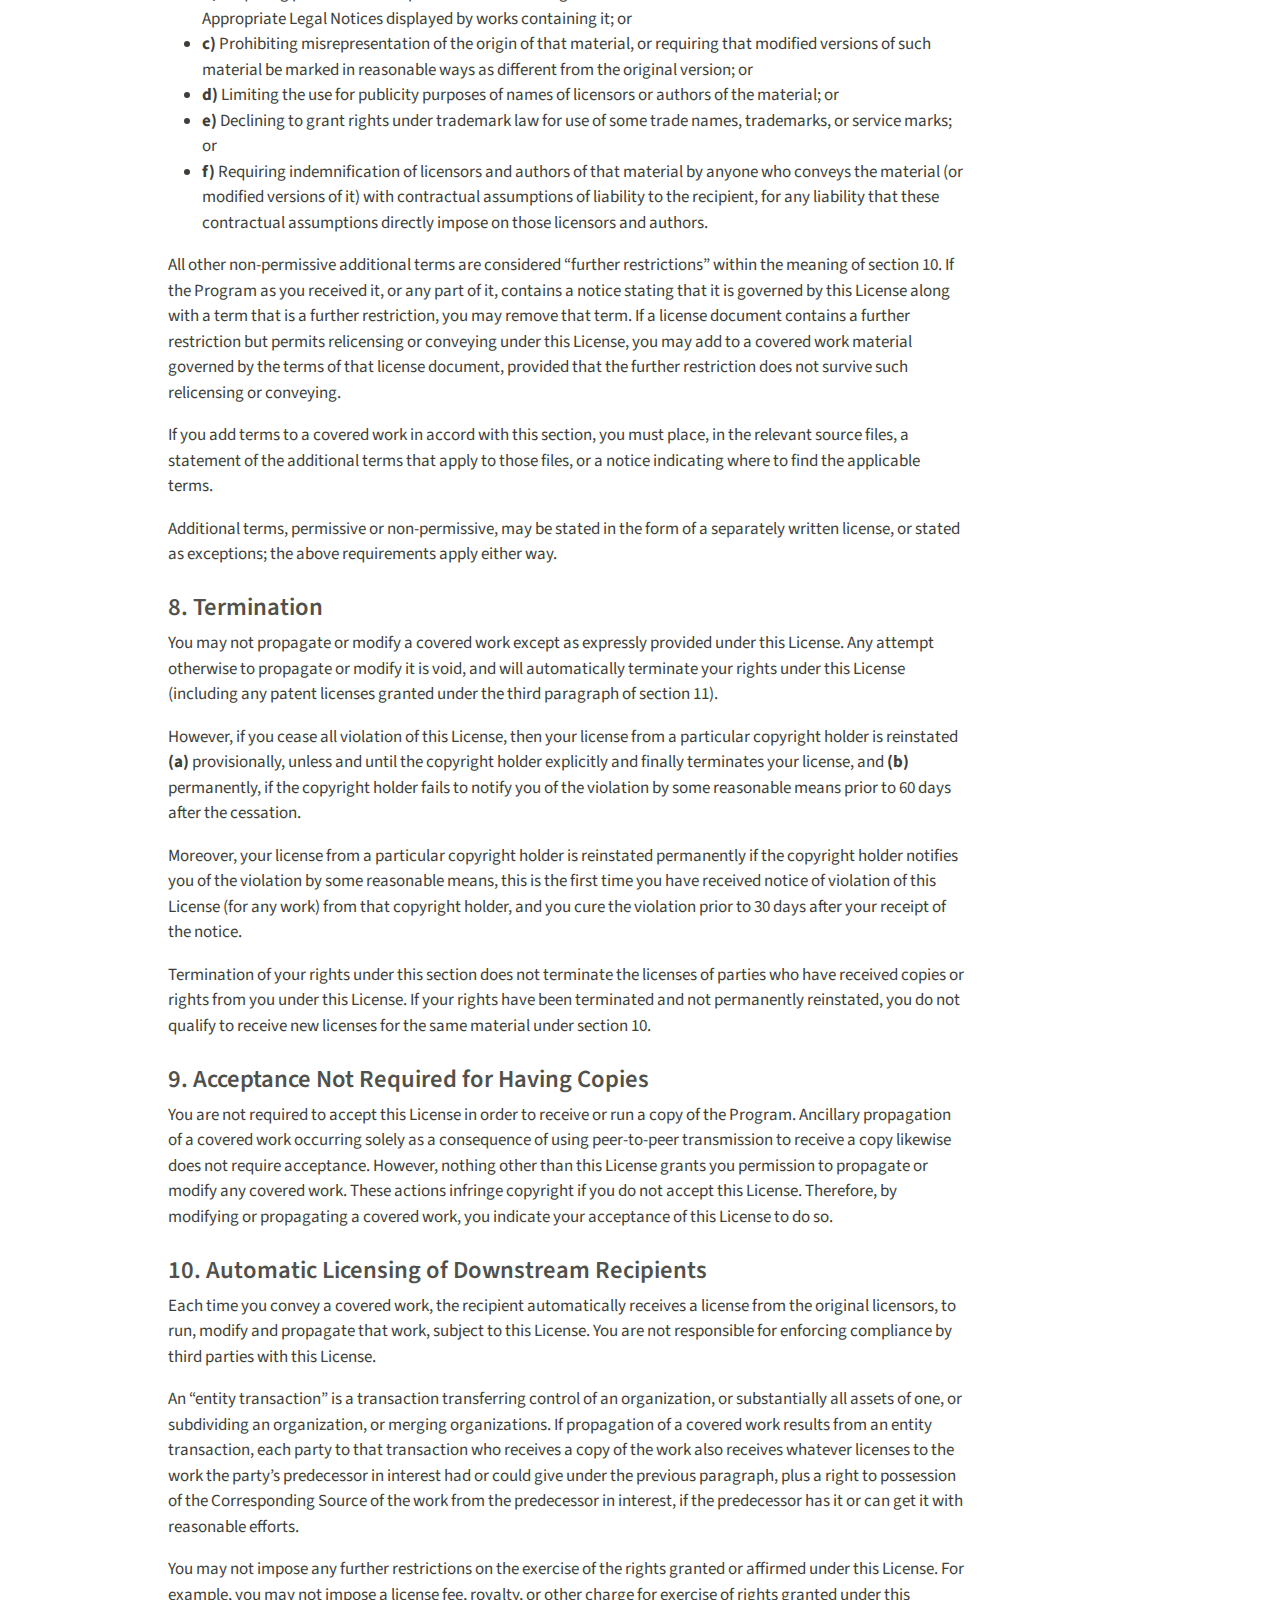
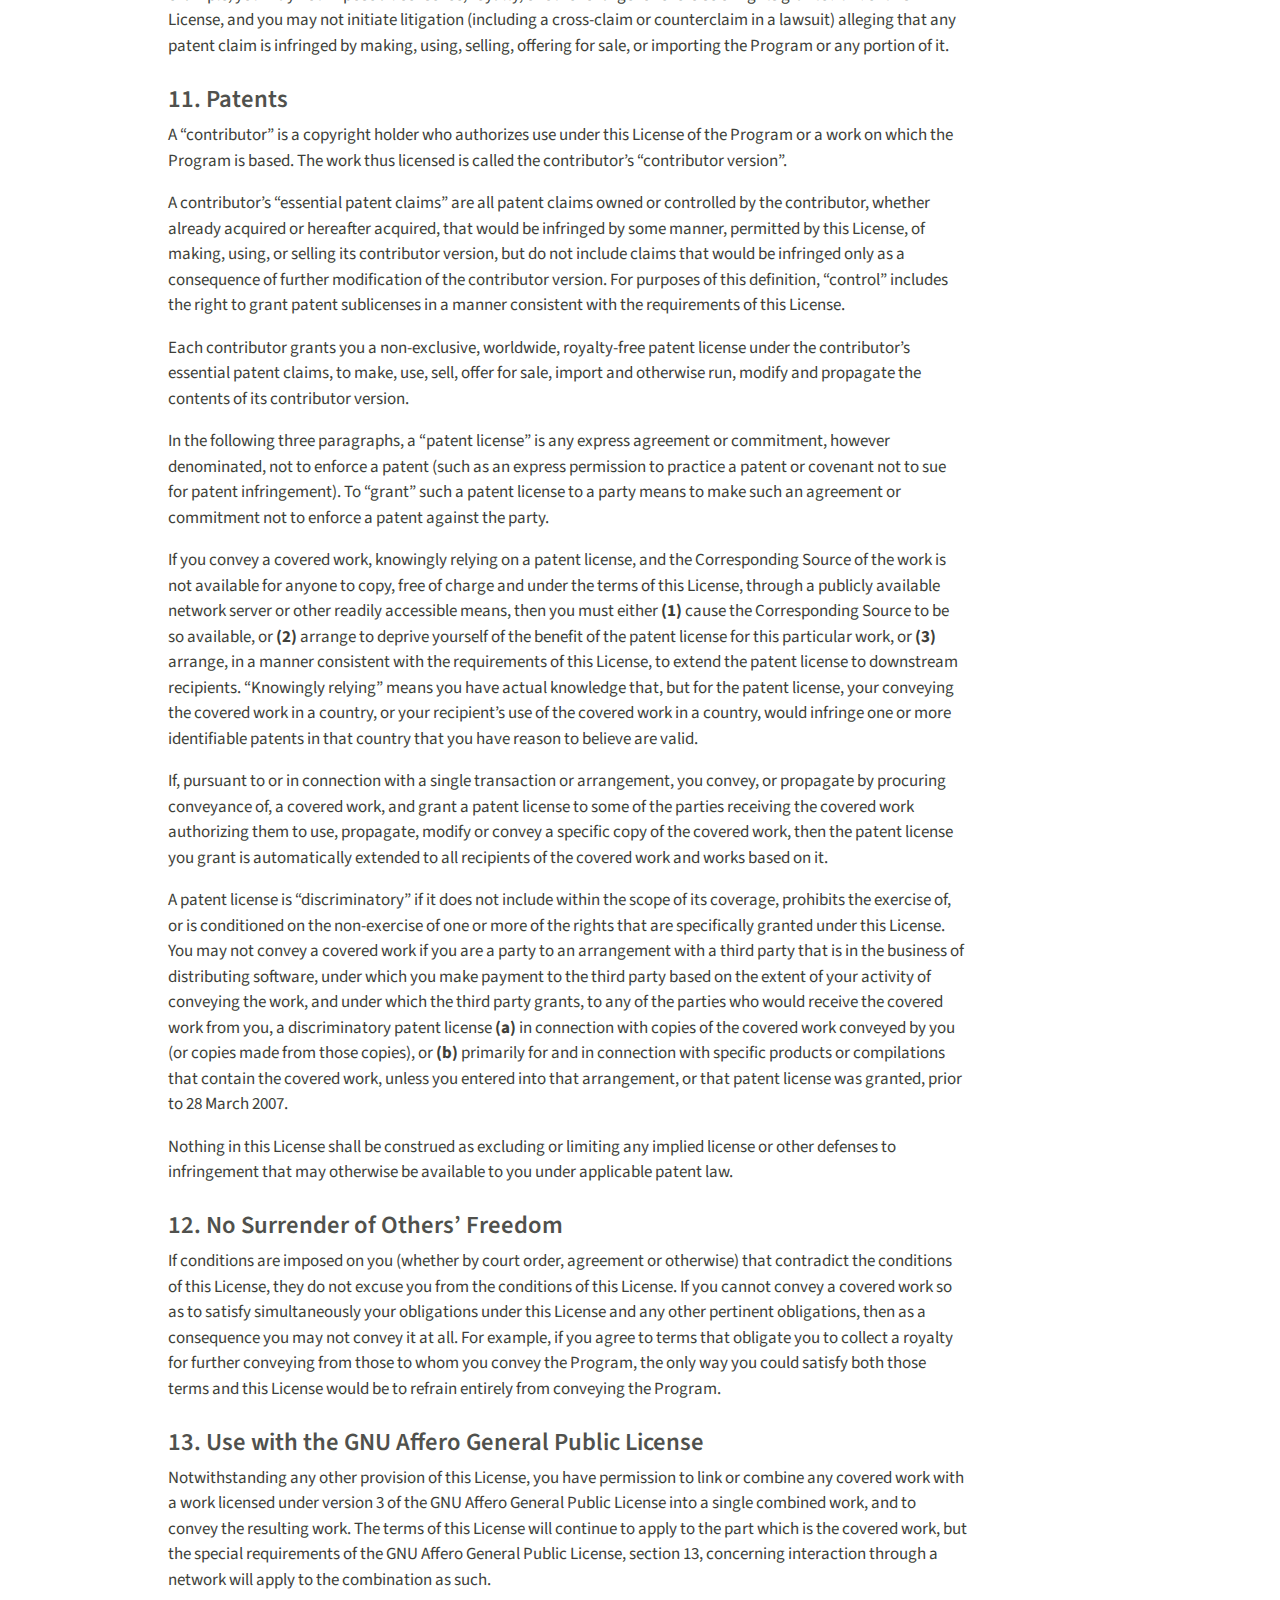
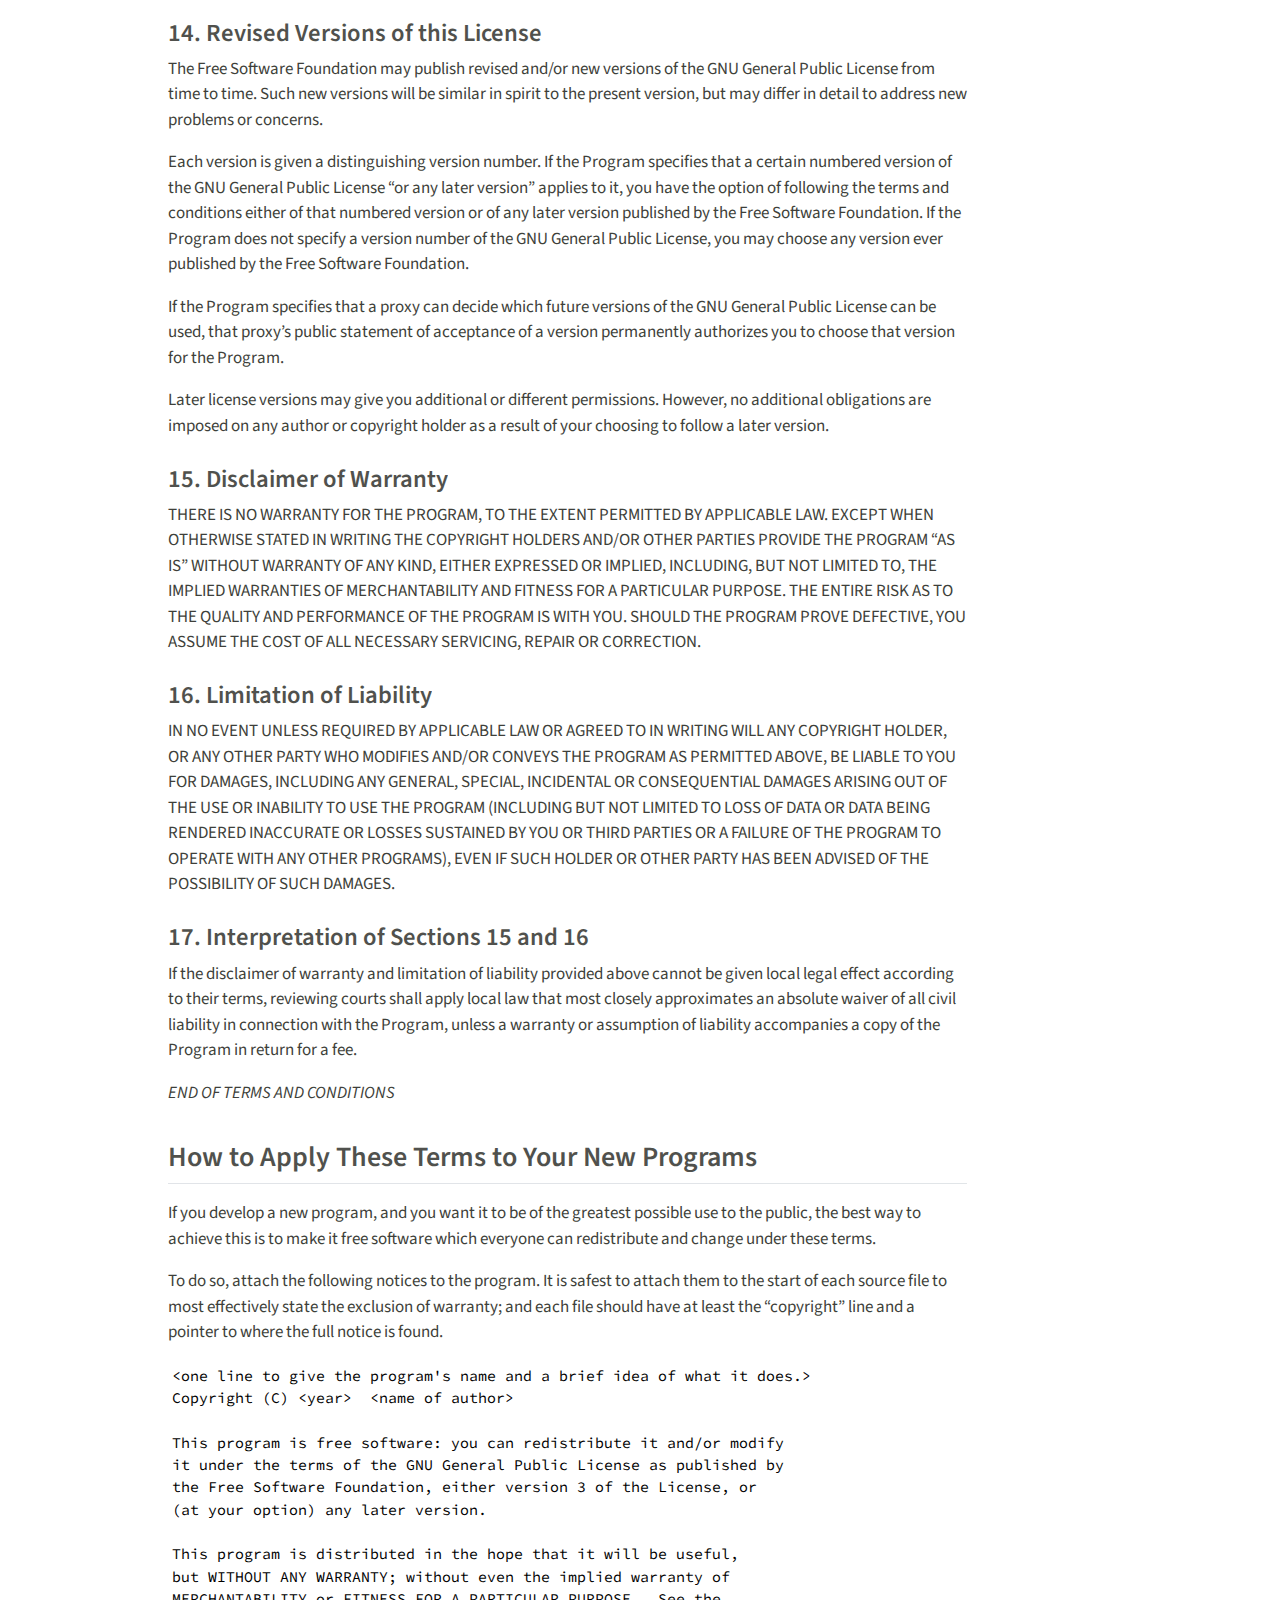
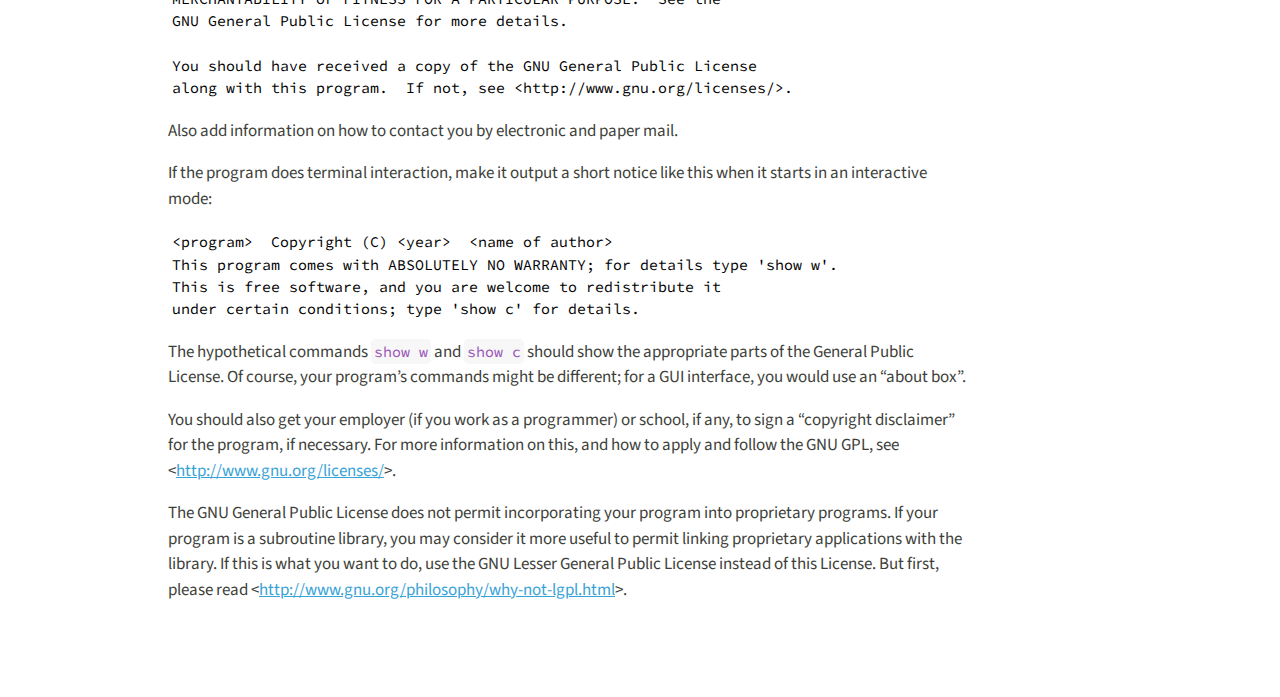
<file: LICENSE.html>
<!DOCTYPE html>
<html xmlns="http://www.w3.org/1999/xhtml" lang="en" xml:lang="en"><head>

<meta charset="utf-8">
<meta name="generator" content="quarto-1.3.340">

<meta name="viewport" content="width=device-width, initial-scale=1.0, user-scalable=yes">


<title>NZ Herald Poll of Polls – license</title>
<style>
code{white-space: pre-wrap;}
span.smallcaps{font-variant: small-caps;}
div.columns{display: flex; gap: min(4vw, 1.5em);}
div.column{flex: auto; overflow-x: auto;}
div.hanging-indent{margin-left: 1.5em; text-indent: -1.5em;}
ul.task-list{list-style: none;}
ul.task-list li input[type="checkbox"] {
  width: 0.8em;
  margin: 0 0.8em 0.2em -1em; /* quarto-specific, see https://github.com/quarto-dev/quarto-cli/issues/4556 */ 
  vertical-align: middle;
}
</style>


<script src="site_libs/quarto-nav/quarto-nav.js"></script>
<script src="site_libs/quarto-nav/headroom.min.js"></script>
<script src="site_libs/clipboard/clipboard.min.js"></script>
<script src="site_libs/quarto-search/autocomplete.umd.js"></script>
<script src="site_libs/quarto-search/fuse.min.js"></script>
<script src="site_libs/quarto-search/quarto-search.js"></script>
<meta name="quarto:offset" content="./">
<script src="site_libs/quarto-html/quarto.js"></script>
<script src="site_libs/quarto-html/popper.min.js"></script>
<script src="site_libs/quarto-html/tippy.umd.min.js"></script>
<script src="site_libs/quarto-html/anchor.min.js"></script>
<link href="site_libs/quarto-html/tippy.css" rel="stylesheet">
<link href="site_libs/quarto-html/quarto-syntax-highlighting.css" rel="stylesheet" id="quarto-text-highlighting-styles">
<script src="site_libs/bootstrap/bootstrap.min.js"></script>
<link href="site_libs/bootstrap/bootstrap-icons.css" rel="stylesheet">
<link href="site_libs/bootstrap/bootstrap.min.css" rel="stylesheet" id="quarto-bootstrap" data-mode="light">
<script id="quarto-search-options" type="application/json">{
  "location": "navbar",
  "copy-button": false,
  "collapse-after": 3,
  "panel-placement": "end",
  "type": "overlay",
  "limit": 20,
  "language": {
    "search-no-results-text": "No results",
    "search-matching-documents-text": "matching documents",
    "search-copy-link-title": "Copy link to search",
    "search-hide-matches-text": "Hide additional matches",
    "search-more-match-text": "more match in this document",
    "search-more-matches-text": "more matches in this document",
    "search-clear-button-title": "Clear",
    "search-detached-cancel-button-title": "Cancel",
    "search-submit-button-title": "Submit"
  }
}</script>


<link rel="stylesheet" href="styles.css">
</head>

<body class="nav-fixed">

<div id="quarto-search-results"></div>
  <header id="quarto-header" class="headroom fixed-top">
    <nav class="navbar navbar-expand-lg navbar-dark ">
      <div class="navbar-container container-fluid">
      <div class="navbar-brand-container">
    <a class="navbar-brand" href="./index.html">
    <span class="navbar-title">NZ Herald Poll of Polls</span>
    </a>
  </div>
            <div id="quarto-search" class="" title="Search"></div>
          <button class="navbar-toggler" type="button" data-bs-toggle="collapse" data-bs-target="#navbarCollapse" aria-controls="navbarCollapse" aria-expanded="false" aria-label="Toggle navigation" onclick="if (window.quartoToggleHeadroom) { window.quartoToggleHeadroom(); }">
  <span class="navbar-toggler-icon"></span>
</button>
          <div class="collapse navbar-collapse" id="navbarCollapse">
            <ul class="navbar-nav navbar-nav-scroll me-auto">
  <li class="nav-item">
    <a class="nav-link" href="./index.html" rel="" target="">
 <span class="menu-text">Home</span></a>
  </li>  
  <li class="nav-item">
    <a class="nav-link" href="./pipeline.html" rel="" target="">
 <span class="menu-text">Model pipeline</span></a>
  </li>  
  <li class="nav-item">
    <a class="nav-link" href="./about.html" rel="" target="">
 <span class="menu-text">About</span></a>
  </li>  
</ul>
            <div class="quarto-navbar-tools ms-auto">
</div>
          </div> <!-- /navcollapse -->
      </div> <!-- /container-fluid -->
    </nav>
</header>
<!-- content -->
<div id="quarto-content" class="quarto-container page-columns page-rows-contents page-layout-article page-navbar">
<!-- sidebar -->
<!-- margin-sidebar -->
    <div id="quarto-margin-sidebar" class="sidebar margin-sidebar">
        <nav id="TOC" role="doc-toc" class="toc-active">
    <h2 id="toc-title">On this page</h2>
   
  <ul>
  <li><a href="#gnu-general-public-license" id="toc-gnu-general-public-license" class="nav-link active" data-scroll-target="#gnu-general-public-license">GNU General Public License</a>
  <ul class="collapse">
  <li><a href="#preamble" id="toc-preamble" class="nav-link" data-scroll-target="#preamble">Preamble</a></li>
  <li><a href="#terms-and-conditions" id="toc-terms-and-conditions" class="nav-link" data-scroll-target="#terms-and-conditions">TERMS AND CONDITIONS</a>
  <ul class="collapse">
  <li><a href="#definitions" id="toc-definitions" class="nav-link" data-scroll-target="#definitions">0. Definitions</a></li>
  <li><a href="#source-code" id="toc-source-code" class="nav-link" data-scroll-target="#source-code">1. Source Code</a></li>
  <li><a href="#basic-permissions" id="toc-basic-permissions" class="nav-link" data-scroll-target="#basic-permissions">2. Basic Permissions</a></li>
  <li><a href="#protecting-users-legal-rights-from-anti-circumvention-law" id="toc-protecting-users-legal-rights-from-anti-circumvention-law" class="nav-link" data-scroll-target="#protecting-users-legal-rights-from-anti-circumvention-law">3. Protecting Users’ Legal Rights From Anti-Circumvention Law</a></li>
  <li><a href="#conveying-verbatim-copies" id="toc-conveying-verbatim-copies" class="nav-link" data-scroll-target="#conveying-verbatim-copies">4. Conveying Verbatim Copies</a></li>
  <li><a href="#conveying-modified-source-versions" id="toc-conveying-modified-source-versions" class="nav-link" data-scroll-target="#conveying-modified-source-versions">5. Conveying Modified Source Versions</a></li>
  <li><a href="#conveying-non-source-forms" id="toc-conveying-non-source-forms" class="nav-link" data-scroll-target="#conveying-non-source-forms">6. Conveying Non-Source Forms</a></li>
  <li><a href="#additional-terms" id="toc-additional-terms" class="nav-link" data-scroll-target="#additional-terms">7. Additional Terms</a></li>
  <li><a href="#termination" id="toc-termination" class="nav-link" data-scroll-target="#termination">8. Termination</a></li>
  <li><a href="#acceptance-not-required-for-having-copies" id="toc-acceptance-not-required-for-having-copies" class="nav-link" data-scroll-target="#acceptance-not-required-for-having-copies">9. Acceptance Not Required for Having Copies</a></li>
  <li><a href="#automatic-licensing-of-downstream-recipients" id="toc-automatic-licensing-of-downstream-recipients" class="nav-link" data-scroll-target="#automatic-licensing-of-downstream-recipients">10. Automatic Licensing of Downstream Recipients</a></li>
  <li><a href="#patents" id="toc-patents" class="nav-link" data-scroll-target="#patents">11. Patents</a></li>
  <li><a href="#no-surrender-of-others-freedom" id="toc-no-surrender-of-others-freedom" class="nav-link" data-scroll-target="#no-surrender-of-others-freedom">12. No Surrender of Others’ Freedom</a></li>
  <li><a href="#use-with-the-gnu-affero-general-public-license" id="toc-use-with-the-gnu-affero-general-public-license" class="nav-link" data-scroll-target="#use-with-the-gnu-affero-general-public-license">13. Use with the GNU Affero General Public License</a></li>
  <li><a href="#revised-versions-of-this-license" id="toc-revised-versions-of-this-license" class="nav-link" data-scroll-target="#revised-versions-of-this-license">14. Revised Versions of this License</a></li>
  <li><a href="#disclaimer-of-warranty" id="toc-disclaimer-of-warranty" class="nav-link" data-scroll-target="#disclaimer-of-warranty">15. Disclaimer of Warranty</a></li>
  <li><a href="#limitation-of-liability" id="toc-limitation-of-liability" class="nav-link" data-scroll-target="#limitation-of-liability">16. Limitation of Liability</a></li>
  <li><a href="#interpretation-of-sections-15-and-16" id="toc-interpretation-of-sections-15-and-16" class="nav-link" data-scroll-target="#interpretation-of-sections-15-and-16">17. Interpretation of Sections 15 and 16</a></li>
  </ul></li>
  <li><a href="#how-to-apply-these-terms-to-your-new-programs" id="toc-how-to-apply-these-terms-to-your-new-programs" class="nav-link" data-scroll-target="#how-to-apply-these-terms-to-your-new-programs">How to Apply These Terms to Your New Programs</a></li>
  </ul></li>
  </ul>
</nav>
    </div>
<!-- main -->
<main class="content" id="quarto-document-content">



<section id="gnu-general-public-license" class="level1">
<h1>GNU General Public License</h1>
<p><em>Version 3, 29 June 2007</em><br>
<em>Copyright © 2007 Free Software Foundation, Inc.&nbsp;&lt;<a href="http://fsf.org/" class="uri">http://fsf.org/</a>&gt;</em></p>
<p>Everyone is permitted to copy and distribute verbatim copies of this license document, but changing it is not allowed.</p>
<section id="preamble" class="level2">
<h2 class="anchored" data-anchor-id="preamble">Preamble</h2>
<p>The GNU General Public License is a free, copyleft license for software and other kinds of works.</p>
<p>The licenses for most software and other practical works are designed to take away your freedom to share and change the works. By contrast, the GNU General Public License is intended to guarantee your freedom to share and change all versions of a program–to make sure it remains free software for all its users. We, the Free Software Foundation, use the GNU General Public License for most of our software; it applies also to any other work released this way by its authors. You can apply it to your programs, too.</p>
<p>When we speak of free software, we are referring to freedom, not price. Our General Public Licenses are designed to make sure that you have the freedom to distribute copies of free software (and charge for them if you wish), that you receive source code or can get it if you want it, that you can change the software or use pieces of it in new free programs, and that you know you can do these things.</p>
<p>To protect your rights, we need to prevent others from denying you these rights or asking you to surrender the rights. Therefore, you have certain responsibilities if you distribute copies of the software, or if you modify it: responsibilities to respect the freedom of others.</p>
<p>For example, if you distribute copies of such a program, whether gratis or for a fee, you must pass on to the recipients the same freedoms that you received. You must make sure that they, too, receive or can get the source code. And you must show them these terms so they know their rights.</p>
<p>Developers that use the GNU GPL protect your rights with two steps: <strong>(1)</strong> assert copyright on the software, and <strong>(2)</strong> offer you this License giving you legal permission to copy, distribute and/or modify it.</p>
<p>For the developers’ and authors’ protection, the GPL clearly explains that there is no warranty for this free software. For both users’ and authors’ sake, the GPL requires that modified versions be marked as changed, so that their problems will not be attributed erroneously to authors of previous versions.</p>
<p>Some devices are designed to deny users access to install or run modified versions of the software inside them, although the manufacturer can do so. This is fundamentally incompatible with the aim of protecting users’ freedom to change the software. The systematic pattern of such abuse occurs in the area of products for individuals to use, which is precisely where it is most unacceptable. Therefore, we have designed this version of the GPL to prohibit the practice for those products. If such problems arise substantially in other domains, we stand ready to extend this provision to those domains in future versions of the GPL, as needed to protect the freedom of users.</p>
<p>Finally, every program is threatened constantly by software patents. States should not allow patents to restrict development and use of software on general-purpose computers, but in those that do, we wish to avoid the special danger that patents applied to a free program could make it effectively proprietary. To prevent this, the GPL assures that patents cannot be used to render the program non-free.</p>
<p>The precise terms and conditions for copying, distribution and modification follow.</p>
</section>
<section id="terms-and-conditions" class="level2">
<h2 class="anchored" data-anchor-id="terms-and-conditions">TERMS AND CONDITIONS</h2>
<section id="definitions" class="level3">
<h3 class="anchored" data-anchor-id="definitions">0. Definitions</h3>
<p>“This License” refers to version 3 of the GNU General Public License.</p>
<p>“Copyright” also means copyright-like laws that apply to other kinds of works, such as semiconductor masks.</p>
<p>“The Program” refers to any copyrightable work licensed under this License. Each licensee is addressed as “you”. “Licensees” and “recipients” may be individuals or organizations.</p>
<p>To “modify” a work means to copy from or adapt all or part of the work in a fashion requiring copyright permission, other than the making of an exact copy. The resulting work is called a “modified version” of the earlier work or a work “based on” the earlier work.</p>
<p>A “covered work” means either the unmodified Program or a work based on the Program.</p>
<p>To “propagate” a work means to do anything with it that, without permission, would make you directly or secondarily liable for infringement under applicable copyright law, except executing it on a computer or modifying a private copy. Propagation includes copying, distribution (with or without modification), making available to the public, and in some countries other activities as well.</p>
<p>To “convey” a work means any kind of propagation that enables other parties to make or receive copies. Mere interaction with a user through a computer network, with no transfer of a copy, is not conveying.</p>
<p>An interactive user interface displays “Appropriate Legal Notices” to the extent that it includes a convenient and prominently visible feature that <strong>(1)</strong> displays an appropriate copyright notice, and <strong>(2)</strong> tells the user that there is no warranty for the work (except to the extent that warranties are provided), that licensees may convey the work under this License, and how to view a copy of this License. If the interface presents a list of user commands or options, such as a menu, a prominent item in the list meets this criterion.</p>
</section>
<section id="source-code" class="level3">
<h3 class="anchored" data-anchor-id="source-code">1. Source Code</h3>
<p>The “source code” for a work means the preferred form of the work for making modifications to it. “Object code” means any non-source form of a work.</p>
<p>A “Standard Interface” means an interface that either is an official standard defined by a recognized standards body, or, in the case of interfaces specified for a particular programming language, one that is widely used among developers working in that language.</p>
<p>The “System Libraries” of an executable work include anything, other than the work as a whole, that <strong>(a)</strong> is included in the normal form of packaging a Major Component, but which is not part of that Major Component, and <strong>(b)</strong> serves only to enable use of the work with that Major Component, or to implement a Standard Interface for which an implementation is available to the public in source code form. A “Major Component”, in this context, means a major essential component (kernel, window system, and so on) of the specific operating system (if any) on which the executable work runs, or a compiler used to produce the work, or an object code interpreter used to run it.</p>
<p>The “Corresponding Source” for a work in object code form means all the source code needed to generate, install, and (for an executable work) run the object code and to modify the work, including scripts to control those activities. However, it does not include the work’s System Libraries, or general-purpose tools or generally available free programs which are used unmodified in performing those activities but which are not part of the work. For example, Corresponding Source includes interface definition files associated with source files for the work, and the source code for shared libraries and dynamically linked subprograms that the work is specifically designed to require, such as by intimate data communication or control flow between those subprograms and other parts of the work.</p>
<p>The Corresponding Source need not include anything that users can regenerate automatically from other parts of the Corresponding Source.</p>
<p>The Corresponding Source for a work in source code form is that same work.</p>
</section>
<section id="basic-permissions" class="level3">
<h3 class="anchored" data-anchor-id="basic-permissions">2. Basic Permissions</h3>
<p>All rights granted under this License are granted for the term of copyright on the Program, and are irrevocable provided the stated conditions are met. This License explicitly affirms your unlimited permission to run the unmodified Program. The output from running a covered work is covered by this License only if the output, given its content, constitutes a covered work. This License acknowledges your rights of fair use or other equivalent, as provided by copyright law.</p>
<p>You may make, run and propagate covered works that you do not convey, without conditions so long as your license otherwise remains in force. You may convey covered works to others for the sole purpose of having them make modifications exclusively for you, or provide you with facilities for running those works, provided that you comply with the terms of this License in conveying all material for which you do not control copyright. Those thus making or running the covered works for you must do so exclusively on your behalf, under your direction and control, on terms that prohibit them from making any copies of your copyrighted material outside their relationship with you.</p>
<p>Conveying under any other circumstances is permitted solely under the conditions stated below. Sublicensing is not allowed; section 10 makes it unnecessary.</p>
</section>
<section id="protecting-users-legal-rights-from-anti-circumvention-law" class="level3">
<h3 class="anchored" data-anchor-id="protecting-users-legal-rights-from-anti-circumvention-law">3. Protecting Users’ Legal Rights From Anti-Circumvention Law</h3>
<p>No covered work shall be deemed part of an effective technological measure under any applicable law fulfilling obligations under article 11 of the WIPO copyright treaty adopted on 20 December 1996, or similar laws prohibiting or restricting circumvention of such measures.</p>
<p>When you convey a covered work, you waive any legal power to forbid circumvention of technological measures to the extent such circumvention is effected by exercising rights under this License with respect to the covered work, and you disclaim any intention to limit operation or modification of the work as a means of enforcing, against the work’s users, your or third parties’ legal rights to forbid circumvention of technological measures.</p>
</section>
<section id="conveying-verbatim-copies" class="level3">
<h3 class="anchored" data-anchor-id="conveying-verbatim-copies">4. Conveying Verbatim Copies</h3>
<p>You may convey verbatim copies of the Program’s source code as you receive it, in any medium, provided that you conspicuously and appropriately publish on each copy an appropriate copyright notice; keep intact all notices stating that this License and any non-permissive terms added in accord with section 7 apply to the code; keep intact all notices of the absence of any warranty; and give all recipients a copy of this License along with the Program.</p>
<p>You may charge any price or no price for each copy that you convey, and you may offer support or warranty protection for a fee.</p>
</section>
<section id="conveying-modified-source-versions" class="level3">
<h3 class="anchored" data-anchor-id="conveying-modified-source-versions">5. Conveying Modified Source Versions</h3>
<p>You may convey a work based on the Program, or the modifications to produce it from the Program, in the form of source code under the terms of section 4, provided that you also meet all of these conditions:</p>
<ul>
<li><strong>a)</strong> The work must carry prominent notices stating that you modified it, and giving a relevant date.</li>
<li><strong>b)</strong> The work must carry prominent notices stating that it is released under this License and any conditions added under section 7. This requirement modifies the requirement in section 4 to “keep intact all notices”.</li>
<li><strong>c)</strong> You must license the entire work, as a whole, under this License to anyone who comes into possession of a copy. This License will therefore apply, along with any applicable section 7 additional terms, to the whole of the work, and all its parts, regardless of how they are packaged. This License gives no permission to license the work in any other way, but it does not invalidate such permission if you have separately received it.</li>
<li><strong>d)</strong> If the work has interactive user interfaces, each must display Appropriate Legal Notices; however, if the Program has interactive interfaces that do not display Appropriate Legal Notices, your work need not make them do so.</li>
</ul>
<p>A compilation of a covered work with other separate and independent works, which are not by their nature extensions of the covered work, and which are not combined with it such as to form a larger program, in or on a volume of a storage or distribution medium, is called an “aggregate” if the compilation and its resulting copyright are not used to limit the access or legal rights of the compilation’s users beyond what the individual works permit. Inclusion of a covered work in an aggregate does not cause this License to apply to the other parts of the aggregate.</p>
</section>
<section id="conveying-non-source-forms" class="level3">
<h3 class="anchored" data-anchor-id="conveying-non-source-forms">6. Conveying Non-Source Forms</h3>
<p>You may convey a covered work in object code form under the terms of sections 4 and 5, provided that you also convey the machine-readable Corresponding Source under the terms of this License, in one of these ways:</p>
<ul>
<li><strong>a)</strong> Convey the object code in, or embodied in, a physical product (including a physical distribution medium), accompanied by the Corresponding Source fixed on a durable physical medium customarily used for software interchange.</li>
<li><strong>b)</strong> Convey the object code in, or embodied in, a physical product (including a physical distribution medium), accompanied by a written offer, valid for at least three years and valid for as long as you offer spare parts or customer support for that product model, to give anyone who possesses the object code either <strong>(1)</strong> a copy of the Corresponding Source for all the software in the product that is covered by this License, on a durable physical medium customarily used for software interchange, for a price no more than your reasonable cost of physically performing this conveying of source, or <strong>(2)</strong> access to copy the Corresponding Source from a network server at no charge.</li>
<li><strong>c)</strong> Convey individual copies of the object code with a copy of the written offer to provide the Corresponding Source. This alternative is allowed only occasionally and noncommercially, and only if you received the object code with such an offer, in accord with subsection 6b.</li>
<li><strong>d)</strong> Convey the object code by offering access from a designated place (gratis or for a charge), and offer equivalent access to the Corresponding Source in the same way through the same place at no further charge. You need not require recipients to copy the Corresponding Source along with the object code. If the place to copy the object code is a network server, the Corresponding Source may be on a different server (operated by you or a third party) that supports equivalent copying facilities, provided you maintain clear directions next to the object code saying where to find the Corresponding Source. Regardless of what server hosts the Corresponding Source, you remain obligated to ensure that it is available for as long as needed to satisfy these requirements.</li>
<li><strong>e)</strong> Convey the object code using peer-to-peer transmission, provided you inform other peers where the object code and Corresponding Source of the work are being offered to the general public at no charge under subsection 6d.</li>
</ul>
<p>A separable portion of the object code, whose source code is excluded from the Corresponding Source as a System Library, need not be included in conveying the object code work.</p>
<p>A “User Product” is either <strong>(1)</strong> a “consumer product”, which means any tangible personal property which is normally used for personal, family, or household purposes, or <strong>(2)</strong> anything designed or sold for incorporation into a dwelling. In determining whether a product is a consumer product, doubtful cases shall be resolved in favor of coverage. For a particular product received by a particular user, “normally used” refers to a typical or common use of that class of product, regardless of the status of the particular user or of the way in which the particular user actually uses, or expects or is expected to use, the product. A product is a consumer product regardless of whether the product has substantial commercial, industrial or non-consumer uses, unless such uses represent the only significant mode of use of the product.</p>
<p>“Installation Information” for a User Product means any methods, procedures, authorization keys, or other information required to install and execute modified versions of a covered work in that User Product from a modified version of its Corresponding Source. The information must suffice to ensure that the continued functioning of the modified object code is in no case prevented or interfered with solely because modification has been made.</p>
<p>If you convey an object code work under this section in, or with, or specifically for use in, a User Product, and the conveying occurs as part of a transaction in which the right of possession and use of the User Product is transferred to the recipient in perpetuity or for a fixed term (regardless of how the transaction is characterized), the Corresponding Source conveyed under this section must be accompanied by the Installation Information. But this requirement does not apply if neither you nor any third party retains the ability to install modified object code on the User Product (for example, the work has been installed in ROM).</p>
<p>The requirement to provide Installation Information does not include a requirement to continue to provide support service, warranty, or updates for a work that has been modified or installed by the recipient, or for the User Product in which it has been modified or installed. Access to a network may be denied when the modification itself materially and adversely affects the operation of the network or violates the rules and protocols for communication across the network.</p>
<p>Corresponding Source conveyed, and Installation Information provided, in accord with this section must be in a format that is publicly documented (and with an implementation available to the public in source code form), and must require no special password or key for unpacking, reading or copying.</p>
</section>
<section id="additional-terms" class="level3">
<h3 class="anchored" data-anchor-id="additional-terms">7. Additional Terms</h3>
<p>“Additional permissions” are terms that supplement the terms of this License by making exceptions from one or more of its conditions. Additional permissions that are applicable to the entire Program shall be treated as though they were included in this License, to the extent that they are valid under applicable law. If additional permissions apply only to part of the Program, that part may be used separately under those permissions, but the entire Program remains governed by this License without regard to the additional permissions.</p>
<p>When you convey a copy of a covered work, you may at your option remove any additional permissions from that copy, or from any part of it. (Additional permissions may be written to require their own removal in certain cases when you modify the work.) You may place additional permissions on material, added by you to a covered work, for which you have or can give appropriate copyright permission.</p>
<p>Notwithstanding any other provision of this License, for material you add to a covered work, you may (if authorized by the copyright holders of that material) supplement the terms of this License with terms:</p>
<ul>
<li><strong>a)</strong> Disclaiming warranty or limiting liability differently from the terms of sections 15 and 16 of this License; or</li>
<li><strong>b)</strong> Requiring preservation of specified reasonable legal notices or author attributions in that material or in the Appropriate Legal Notices displayed by works containing it; or</li>
<li><strong>c)</strong> Prohibiting misrepresentation of the origin of that material, or requiring that modified versions of such material be marked in reasonable ways as different from the original version; or</li>
<li><strong>d)</strong> Limiting the use for publicity purposes of names of licensors or authors of the material; or</li>
<li><strong>e)</strong> Declining to grant rights under trademark law for use of some trade names, trademarks, or service marks; or</li>
<li><strong>f)</strong> Requiring indemnification of licensors and authors of that material by anyone who conveys the material (or modified versions of it) with contractual assumptions of liability to the recipient, for any liability that these contractual assumptions directly impose on those licensors and authors.</li>
</ul>
<p>All other non-permissive additional terms are considered “further restrictions” within the meaning of section 10. If the Program as you received it, or any part of it, contains a notice stating that it is governed by this License along with a term that is a further restriction, you may remove that term. If a license document contains a further restriction but permits relicensing or conveying under this License, you may add to a covered work material governed by the terms of that license document, provided that the further restriction does not survive such relicensing or conveying.</p>
<p>If you add terms to a covered work in accord with this section, you must place, in the relevant source files, a statement of the additional terms that apply to those files, or a notice indicating where to find the applicable terms.</p>
<p>Additional terms, permissive or non-permissive, may be stated in the form of a separately written license, or stated as exceptions; the above requirements apply either way.</p>
</section>
<section id="termination" class="level3">
<h3 class="anchored" data-anchor-id="termination">8. Termination</h3>
<p>You may not propagate or modify a covered work except as expressly provided under this License. Any attempt otherwise to propagate or modify it is void, and will automatically terminate your rights under this License (including any patent licenses granted under the third paragraph of section 11).</p>
<p>However, if you cease all violation of this License, then your license from a particular copyright holder is reinstated <strong>(a)</strong> provisionally, unless and until the copyright holder explicitly and finally terminates your license, and <strong>(b)</strong> permanently, if the copyright holder fails to notify you of the violation by some reasonable means prior to 60 days after the cessation.</p>
<p>Moreover, your license from a particular copyright holder is reinstated permanently if the copyright holder notifies you of the violation by some reasonable means, this is the first time you have received notice of violation of this License (for any work) from that copyright holder, and you cure the violation prior to 30 days after your receipt of the notice.</p>
<p>Termination of your rights under this section does not terminate the licenses of parties who have received copies or rights from you under this License. If your rights have been terminated and not permanently reinstated, you do not qualify to receive new licenses for the same material under section 10.</p>
</section>
<section id="acceptance-not-required-for-having-copies" class="level3">
<h3 class="anchored" data-anchor-id="acceptance-not-required-for-having-copies">9. Acceptance Not Required for Having Copies</h3>
<p>You are not required to accept this License in order to receive or run a copy of the Program. Ancillary propagation of a covered work occurring solely as a consequence of using peer-to-peer transmission to receive a copy likewise does not require acceptance. However, nothing other than this License grants you permission to propagate or modify any covered work. These actions infringe copyright if you do not accept this License. Therefore, by modifying or propagating a covered work, you indicate your acceptance of this License to do so.</p>
</section>
<section id="automatic-licensing-of-downstream-recipients" class="level3">
<h3 class="anchored" data-anchor-id="automatic-licensing-of-downstream-recipients">10. Automatic Licensing of Downstream Recipients</h3>
<p>Each time you convey a covered work, the recipient automatically receives a license from the original licensors, to run, modify and propagate that work, subject to this License. You are not responsible for enforcing compliance by third parties with this License.</p>
<p>An “entity transaction” is a transaction transferring control of an organization, or substantially all assets of one, or subdividing an organization, or merging organizations. If propagation of a covered work results from an entity transaction, each party to that transaction who receives a copy of the work also receives whatever licenses to the work the party’s predecessor in interest had or could give under the previous paragraph, plus a right to possession of the Corresponding Source of the work from the predecessor in interest, if the predecessor has it or can get it with reasonable efforts.</p>
<p>You may not impose any further restrictions on the exercise of the rights granted or affirmed under this License. For example, you may not impose a license fee, royalty, or other charge for exercise of rights granted under this License, and you may not initiate litigation (including a cross-claim or counterclaim in a lawsuit) alleging that any patent claim is infringed by making, using, selling, offering for sale, or importing the Program or any portion of it.</p>
</section>
<section id="patents" class="level3">
<h3 class="anchored" data-anchor-id="patents">11. Patents</h3>
<p>A “contributor” is a copyright holder who authorizes use under this License of the Program or a work on which the Program is based. The work thus licensed is called the contributor’s “contributor version”.</p>
<p>A contributor’s “essential patent claims” are all patent claims owned or controlled by the contributor, whether already acquired or hereafter acquired, that would be infringed by some manner, permitted by this License, of making, using, or selling its contributor version, but do not include claims that would be infringed only as a consequence of further modification of the contributor version. For purposes of this definition, “control” includes the right to grant patent sublicenses in a manner consistent with the requirements of this License.</p>
<p>Each contributor grants you a non-exclusive, worldwide, royalty-free patent license under the contributor’s essential patent claims, to make, use, sell, offer for sale, import and otherwise run, modify and propagate the contents of its contributor version.</p>
<p>In the following three paragraphs, a “patent license” is any express agreement or commitment, however denominated, not to enforce a patent (such as an express permission to practice a patent or covenant not to sue for patent infringement). To “grant” such a patent license to a party means to make such an agreement or commitment not to enforce a patent against the party.</p>
<p>If you convey a covered work, knowingly relying on a patent license, and the Corresponding Source of the work is not available for anyone to copy, free of charge and under the terms of this License, through a publicly available network server or other readily accessible means, then you must either <strong>(1)</strong> cause the Corresponding Source to be so available, or <strong>(2)</strong> arrange to deprive yourself of the benefit of the patent license for this particular work, or <strong>(3)</strong> arrange, in a manner consistent with the requirements of this License, to extend the patent license to downstream recipients. “Knowingly relying” means you have actual knowledge that, but for the patent license, your conveying the covered work in a country, or your recipient’s use of the covered work in a country, would infringe one or more identifiable patents in that country that you have reason to believe are valid.</p>
<p>If, pursuant to or in connection with a single transaction or arrangement, you convey, or propagate by procuring conveyance of, a covered work, and grant a patent license to some of the parties receiving the covered work authorizing them to use, propagate, modify or convey a specific copy of the covered work, then the patent license you grant is automatically extended to all recipients of the covered work and works based on it.</p>
<p>A patent license is “discriminatory” if it does not include within the scope of its coverage, prohibits the exercise of, or is conditioned on the non-exercise of one or more of the rights that are specifically granted under this License. You may not convey a covered work if you are a party to an arrangement with a third party that is in the business of distributing software, under which you make payment to the third party based on the extent of your activity of conveying the work, and under which the third party grants, to any of the parties who would receive the covered work from you, a discriminatory patent license <strong>(a)</strong> in connection with copies of the covered work conveyed by you (or copies made from those copies), or <strong>(b)</strong> primarily for and in connection with specific products or compilations that contain the covered work, unless you entered into that arrangement, or that patent license was granted, prior to 28 March 2007.</p>
<p>Nothing in this License shall be construed as excluding or limiting any implied license or other defenses to infringement that may otherwise be available to you under applicable patent law.</p>
</section>
<section id="no-surrender-of-others-freedom" class="level3">
<h3 class="anchored" data-anchor-id="no-surrender-of-others-freedom">12. No Surrender of Others’ Freedom</h3>
<p>If conditions are imposed on you (whether by court order, agreement or otherwise) that contradict the conditions of this License, they do not excuse you from the conditions of this License. If you cannot convey a covered work so as to satisfy simultaneously your obligations under this License and any other pertinent obligations, then as a consequence you may not convey it at all. For example, if you agree to terms that obligate you to collect a royalty for further conveying from those to whom you convey the Program, the only way you could satisfy both those terms and this License would be to refrain entirely from conveying the Program.</p>
</section>
<section id="use-with-the-gnu-affero-general-public-license" class="level3">
<h3 class="anchored" data-anchor-id="use-with-the-gnu-affero-general-public-license">13. Use with the GNU Affero General Public License</h3>
<p>Notwithstanding any other provision of this License, you have permission to link or combine any covered work with a work licensed under version 3 of the GNU Affero General Public License into a single combined work, and to convey the resulting work. The terms of this License will continue to apply to the part which is the covered work, but the special requirements of the GNU Affero General Public License, section 13, concerning interaction through a network will apply to the combination as such.</p>
</section>
<section id="revised-versions-of-this-license" class="level3">
<h3 class="anchored" data-anchor-id="revised-versions-of-this-license">14. Revised Versions of this License</h3>
<p>The Free Software Foundation may publish revised and/or new versions of the GNU General Public License from time to time. Such new versions will be similar in spirit to the present version, but may differ in detail to address new problems or concerns.</p>
<p>Each version is given a distinguishing version number. If the Program specifies that a certain numbered version of the GNU General Public License “or any later version” applies to it, you have the option of following the terms and conditions either of that numbered version or of any later version published by the Free Software Foundation. If the Program does not specify a version number of the GNU General Public License, you may choose any version ever published by the Free Software Foundation.</p>
<p>If the Program specifies that a proxy can decide which future versions of the GNU General Public License can be used, that proxy’s public statement of acceptance of a version permanently authorizes you to choose that version for the Program.</p>
<p>Later license versions may give you additional or different permissions. However, no additional obligations are imposed on any author or copyright holder as a result of your choosing to follow a later version.</p>
</section>
<section id="disclaimer-of-warranty" class="level3">
<h3 class="anchored" data-anchor-id="disclaimer-of-warranty">15. Disclaimer of Warranty</h3>
<p>THERE IS NO WARRANTY FOR THE PROGRAM, TO THE EXTENT PERMITTED BY APPLICABLE LAW. EXCEPT WHEN OTHERWISE STATED IN WRITING THE COPYRIGHT HOLDERS AND/OR OTHER PARTIES PROVIDE THE PROGRAM “AS IS” WITHOUT WARRANTY OF ANY KIND, EITHER EXPRESSED OR IMPLIED, INCLUDING, BUT NOT LIMITED TO, THE IMPLIED WARRANTIES OF MERCHANTABILITY AND FITNESS FOR A PARTICULAR PURPOSE. THE ENTIRE RISK AS TO THE QUALITY AND PERFORMANCE OF THE PROGRAM IS WITH YOU. SHOULD THE PROGRAM PROVE DEFECTIVE, YOU ASSUME THE COST OF ALL NECESSARY SERVICING, REPAIR OR CORRECTION.</p>
</section>
<section id="limitation-of-liability" class="level3">
<h3 class="anchored" data-anchor-id="limitation-of-liability">16. Limitation of Liability</h3>
<p>IN NO EVENT UNLESS REQUIRED BY APPLICABLE LAW OR AGREED TO IN WRITING WILL ANY COPYRIGHT HOLDER, OR ANY OTHER PARTY WHO MODIFIES AND/OR CONVEYS THE PROGRAM AS PERMITTED ABOVE, BE LIABLE TO YOU FOR DAMAGES, INCLUDING ANY GENERAL, SPECIAL, INCIDENTAL OR CONSEQUENTIAL DAMAGES ARISING OUT OF THE USE OR INABILITY TO USE THE PROGRAM (INCLUDING BUT NOT LIMITED TO LOSS OF DATA OR DATA BEING RENDERED INACCURATE OR LOSSES SUSTAINED BY YOU OR THIRD PARTIES OR A FAILURE OF THE PROGRAM TO OPERATE WITH ANY OTHER PROGRAMS), EVEN IF SUCH HOLDER OR OTHER PARTY HAS BEEN ADVISED OF THE POSSIBILITY OF SUCH DAMAGES.</p>
</section>
<section id="interpretation-of-sections-15-and-16" class="level3">
<h3 class="anchored" data-anchor-id="interpretation-of-sections-15-and-16">17. Interpretation of Sections 15 and 16</h3>
<p>If the disclaimer of warranty and limitation of liability provided above cannot be given local legal effect according to their terms, reviewing courts shall apply local law that most closely approximates an absolute waiver of all civil liability in connection with the Program, unless a warranty or assumption of liability accompanies a copy of the Program in return for a fee.</p>
<p><em>END OF TERMS AND CONDITIONS</em></p>
</section>
</section>
<section id="how-to-apply-these-terms-to-your-new-programs" class="level2">
<h2 class="anchored" data-anchor-id="how-to-apply-these-terms-to-your-new-programs">How to Apply These Terms to Your New Programs</h2>
<p>If you develop a new program, and you want it to be of the greatest possible use to the public, the best way to achieve this is to make it free software which everyone can redistribute and change under these terms.</p>
<p>To do so, attach the following notices to the program. It is safest to attach them to the start of each source file to most effectively state the exclusion of warranty; and each file should have at least the “copyright” line and a pointer to where the full notice is found.</p>
<pre><code>&lt;one line to give the program's name and a brief idea of what it does.&gt;
Copyright (C) &lt;year&gt;  &lt;name of author&gt;

This program is free software: you can redistribute it and/or modify
it under the terms of the GNU General Public License as published by
the Free Software Foundation, either version 3 of the License, or
(at your option) any later version.

This program is distributed in the hope that it will be useful,
but WITHOUT ANY WARRANTY; without even the implied warranty of
MERCHANTABILITY or FITNESS FOR A PARTICULAR PURPOSE.  See the
GNU General Public License for more details.

You should have received a copy of the GNU General Public License
along with this program.  If not, see &lt;http://www.gnu.org/licenses/&gt;.</code></pre>
<p>Also add information on how to contact you by electronic and paper mail.</p>
<p>If the program does terminal interaction, make it output a short notice like this when it starts in an interactive mode:</p>
<pre><code>&lt;program&gt;  Copyright (C) &lt;year&gt;  &lt;name of author&gt;
This program comes with ABSOLUTELY NO WARRANTY; for details type 'show w'.
This is free software, and you are welcome to redistribute it
under certain conditions; type 'show c' for details.</code></pre>
<p>The hypothetical commands <code>show w</code> and <code>show c</code> should show the appropriate parts of the General Public License. Of course, your program’s commands might be different; for a GUI interface, you would use an “about box”.</p>
<p>You should also get your employer (if you work as a programmer) or school, if any, to sign a “copyright disclaimer” for the program, if necessary. For more information on this, and how to apply and follow the GNU GPL, see &lt;<a href="http://www.gnu.org/licenses/" class="uri">http://www.gnu.org/licenses/</a>&gt;.</p>
<p>The GNU General Public License does not permit incorporating your program into proprietary programs. If your program is a subroutine library, you may consider it more useful to permit linking proprietary applications with the library. If this is what you want to do, use the GNU Lesser General Public License instead of this License. But first, please read &lt;<a href="http://www.gnu.org/philosophy/why-not-lgpl.html" class="uri">http://www.gnu.org/philosophy/why-not-lgpl.html</a>&gt;.</p>


</section>
</section>

</main> <!-- /main -->
<script id="quarto-html-after-body" type="application/javascript">
window.document.addEventListener("DOMContentLoaded", function (event) {
  const toggleBodyColorMode = (bsSheetEl) => {
    const mode = bsSheetEl.getAttribute("data-mode");
    const bodyEl = window.document.querySelector("body");
    if (mode === "dark") {
      bodyEl.classList.add("quarto-dark");
      bodyEl.classList.remove("quarto-light");
    } else {
      bodyEl.classList.add("quarto-light");
      bodyEl.classList.remove("quarto-dark");
    }
  }
  const toggleBodyColorPrimary = () => {
    const bsSheetEl = window.document.querySelector("link#quarto-bootstrap");
    if (bsSheetEl) {
      toggleBodyColorMode(bsSheetEl);
    }
  }
  toggleBodyColorPrimary();  
  const icon = "";
  const anchorJS = new window.AnchorJS();
  anchorJS.options = {
    placement: 'right',
    icon: icon
  };
  anchorJS.add('.anchored');
  const isCodeAnnotation = (el) => {
    for (const clz of el.classList) {
      if (clz.startsWith('code-annotation-')) {                     
        return true;
      }
    }
    return false;
  }
  const clipboard = new window.ClipboardJS('.code-copy-button', {
    text: function(trigger) {
      const codeEl = trigger.previousElementSibling.cloneNode(true);
      for (const childEl of codeEl.children) {
        if (isCodeAnnotation(childEl)) {
          childEl.remove();
        }
      }
      return codeEl.innerText;
    }
  });
  clipboard.on('success', function(e) {
    // button target
    const button = e.trigger;
    // don't keep focus
    button.blur();
    // flash "checked"
    button.classList.add('code-copy-button-checked');
    var currentTitle = button.getAttribute("title");
    button.setAttribute("title", "Copied!");
    let tooltip;
    if (window.bootstrap) {
      button.setAttribute("data-bs-toggle", "tooltip");
      button.setAttribute("data-bs-placement", "left");
      button.setAttribute("data-bs-title", "Copied!");
      tooltip = new bootstrap.Tooltip(button, 
        { trigger: "manual", 
          customClass: "code-copy-button-tooltip",
          offset: [0, -8]});
      tooltip.show();    
    }
    setTimeout(function() {
      if (tooltip) {
        tooltip.hide();
        button.removeAttribute("data-bs-title");
        button.removeAttribute("data-bs-toggle");
        button.removeAttribute("data-bs-placement");
      }
      button.setAttribute("title", currentTitle);
      button.classList.remove('code-copy-button-checked');
    }, 1000);
    // clear code selection
    e.clearSelection();
  });
  function tippyHover(el, contentFn) {
    const config = {
      allowHTML: true,
      content: contentFn,
      maxWidth: 500,
      delay: 100,
      arrow: false,
      appendTo: function(el) {
          return el.parentElement;
      },
      interactive: true,
      interactiveBorder: 10,
      theme: 'quarto',
      placement: 'bottom-start'
    };
    window.tippy(el, config); 
  }
  const noterefs = window.document.querySelectorAll('a[role="doc-noteref"]');
  for (var i=0; i<noterefs.length; i++) {
    const ref = noterefs[i];
    tippyHover(ref, function() {
      // use id or data attribute instead here
      let href = ref.getAttribute('data-footnote-href') || ref.getAttribute('href');
      try { href = new URL(href).hash; } catch {}
      const id = href.replace(/^#\/?/, "");
      const note = window.document.getElementById(id);
      return note.innerHTML;
    });
  }
      let selectedAnnoteEl;
      const selectorForAnnotation = ( cell, annotation) => {
        let cellAttr = 'data-code-cell="' + cell + '"';
        let lineAttr = 'data-code-annotation="' +  annotation + '"';
        const selector = 'span[' + cellAttr + '][' + lineAttr + ']';
        return selector;
      }
      const selectCodeLines = (annoteEl) => {
        const doc = window.document;
        const targetCell = annoteEl.getAttribute("data-target-cell");
        const targetAnnotation = annoteEl.getAttribute("data-target-annotation");
        const annoteSpan = window.document.querySelector(selectorForAnnotation(targetCell, targetAnnotation));
        const lines = annoteSpan.getAttribute("data-code-lines").split(",");
        const lineIds = lines.map((line) => {
          return targetCell + "-" + line;
        })
        let top = null;
        let height = null;
        let parent = null;
        if (lineIds.length > 0) {
            //compute the position of the single el (top and bottom and make a div)
            const el = window.document.getElementById(lineIds[0]);
            top = el.offsetTop;
            height = el.offsetHeight;
            parent = el.parentElement.parentElement;
          if (lineIds.length > 1) {
            const lastEl = window.document.getElementById(lineIds[lineIds.length - 1]);
            const bottom = lastEl.offsetTop + lastEl.offsetHeight;
            height = bottom - top;
          }
          if (top !== null && height !== null && parent !== null) {
            // cook up a div (if necessary) and position it 
            let div = window.document.getElementById("code-annotation-line-highlight");
            if (div === null) {
              div = window.document.createElement("div");
              div.setAttribute("id", "code-annotation-line-highlight");
              div.style.position = 'absolute';
              parent.appendChild(div);
            }
            div.style.top = top - 2 + "px";
            div.style.height = height + 4 + "px";
            let gutterDiv = window.document.getElementById("code-annotation-line-highlight-gutter");
            if (gutterDiv === null) {
              gutterDiv = window.document.createElement("div");
              gutterDiv.setAttribute("id", "code-annotation-line-highlight-gutter");
              gutterDiv.style.position = 'absolute';
              const codeCell = window.document.getElementById(targetCell);
              const gutter = codeCell.querySelector('.code-annotation-gutter');
              gutter.appendChild(gutterDiv);
            }
            gutterDiv.style.top = top - 2 + "px";
            gutterDiv.style.height = height + 4 + "px";
          }
          selectedAnnoteEl = annoteEl;
        }
      };
      const unselectCodeLines = () => {
        const elementsIds = ["code-annotation-line-highlight", "code-annotation-line-highlight-gutter"];
        elementsIds.forEach((elId) => {
          const div = window.document.getElementById(elId);
          if (div) {
            div.remove();
          }
        });
        selectedAnnoteEl = undefined;
      };
      // Attach click handler to the DT
      const annoteDls = window.document.querySelectorAll('dt[data-target-cell]');
      for (const annoteDlNode of annoteDls) {
        annoteDlNode.addEventListener('click', (event) => {
          const clickedEl = event.target;
          if (clickedEl !== selectedAnnoteEl) {
            unselectCodeLines();
            const activeEl = window.document.querySelector('dt[data-target-cell].code-annotation-active');
            if (activeEl) {
              activeEl.classList.remove('code-annotation-active');
            }
            selectCodeLines(clickedEl);
            clickedEl.classList.add('code-annotation-active');
          } else {
            // Unselect the line
            unselectCodeLines();
            clickedEl.classList.remove('code-annotation-active');
          }
        });
      }
  const findCites = (el) => {
    const parentEl = el.parentElement;
    if (parentEl) {
      const cites = parentEl.dataset.cites;
      if (cites) {
        return {
          el,
          cites: cites.split(' ')
        };
      } else {
        return findCites(el.parentElement)
      }
    } else {
      return undefined;
    }
  };
  var bibliorefs = window.document.querySelectorAll('a[role="doc-biblioref"]');
  for (var i=0; i<bibliorefs.length; i++) {
    const ref = bibliorefs[i];
    const citeInfo = findCites(ref);
    if (citeInfo) {
      tippyHover(citeInfo.el, function() {
        var popup = window.document.createElement('div');
        citeInfo.cites.forEach(function(cite) {
          var citeDiv = window.document.createElement('div');
          citeDiv.classList.add('hanging-indent');
          citeDiv.classList.add('csl-entry');
          var biblioDiv = window.document.getElementById('ref-' + cite);
          if (biblioDiv) {
            citeDiv.innerHTML = biblioDiv.innerHTML;
          }
          popup.appendChild(citeDiv);
        });
        return popup.innerHTML;
      });
    }
  }
});
</script>
</div> <!-- /content -->



</body></html>
</file>
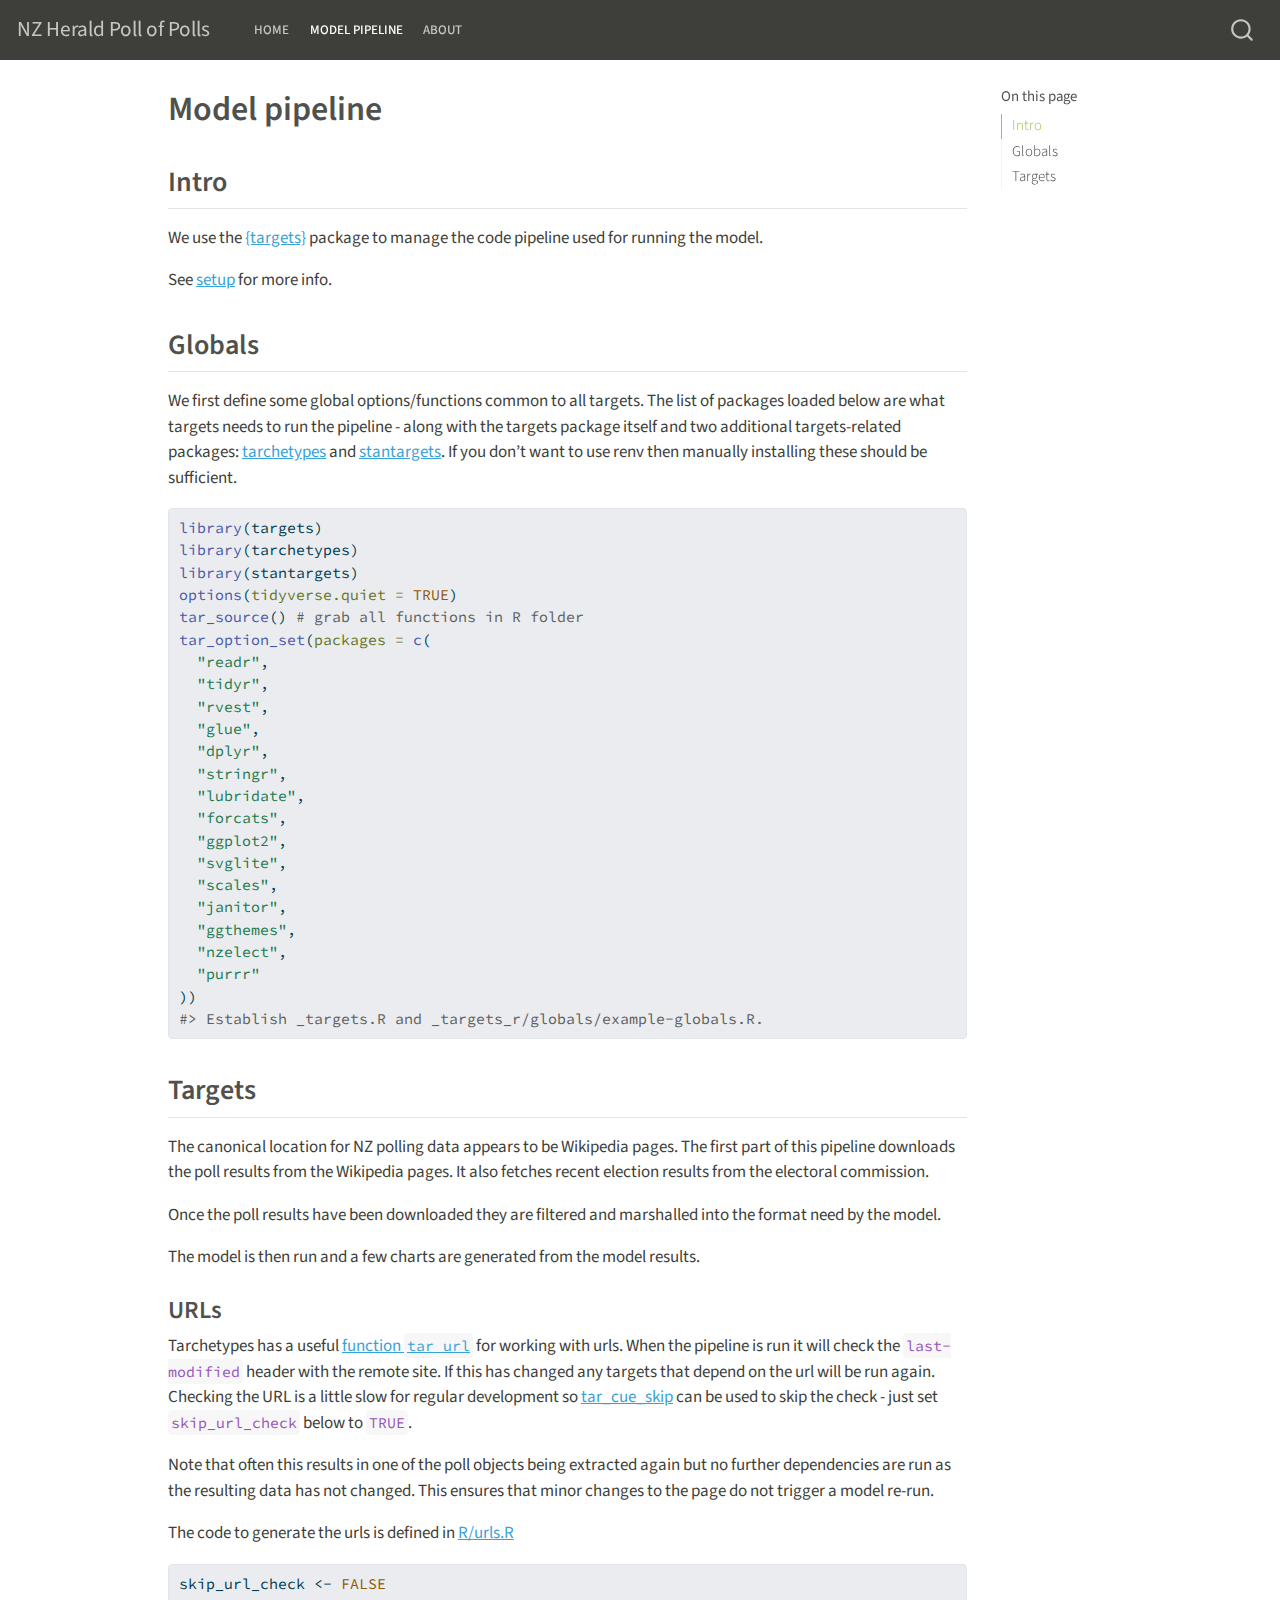
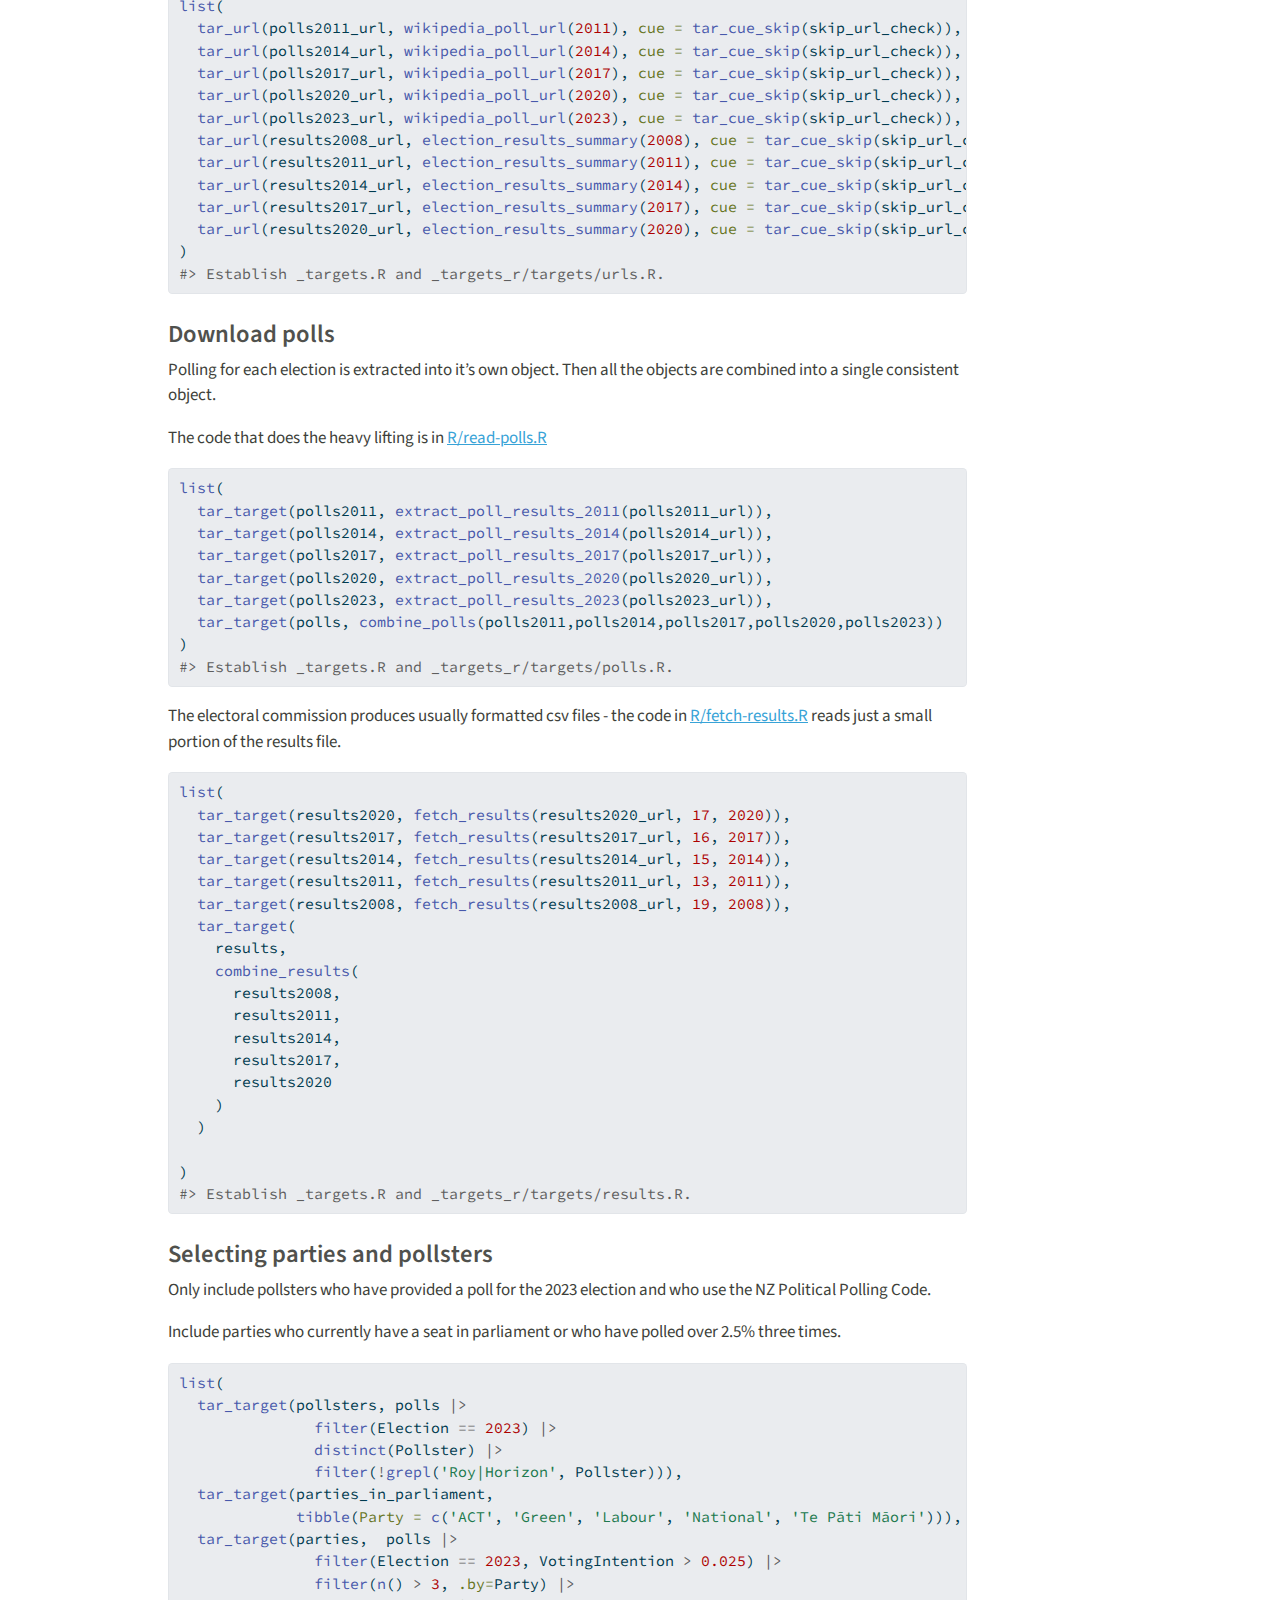
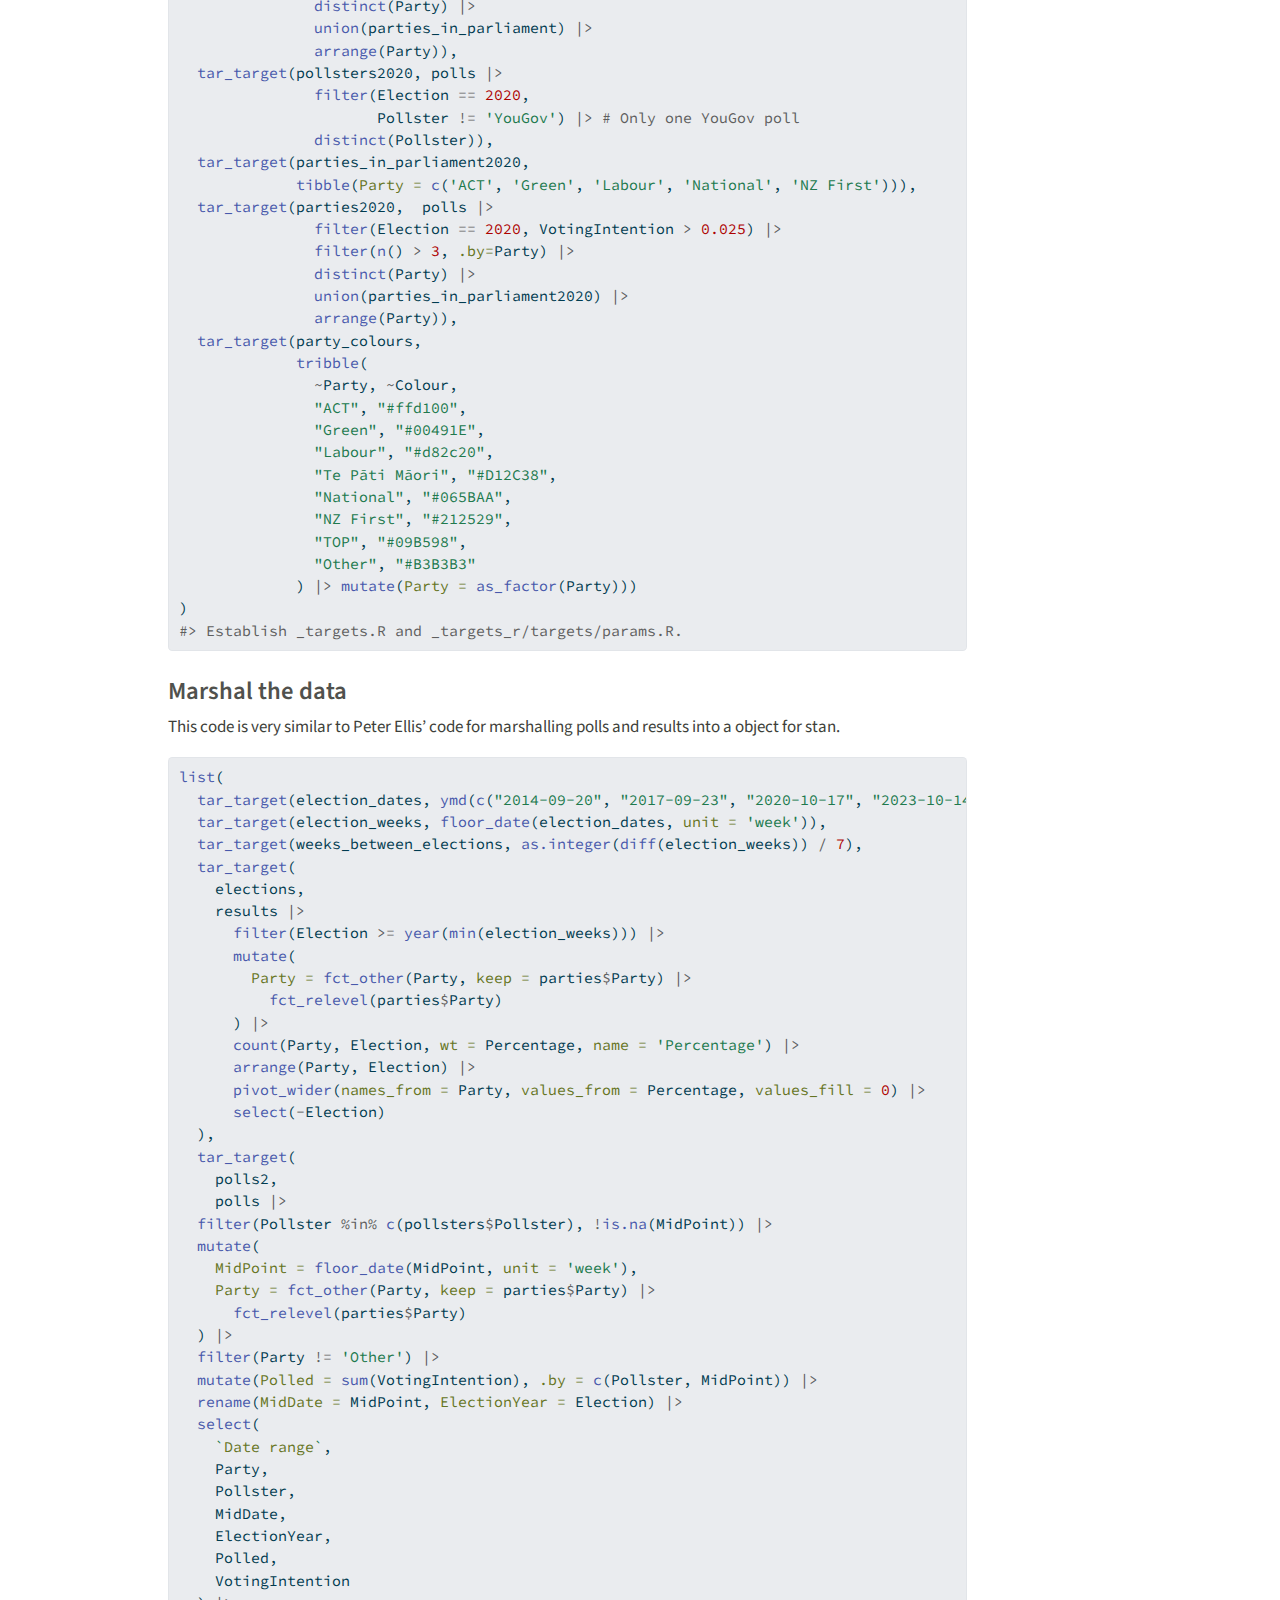
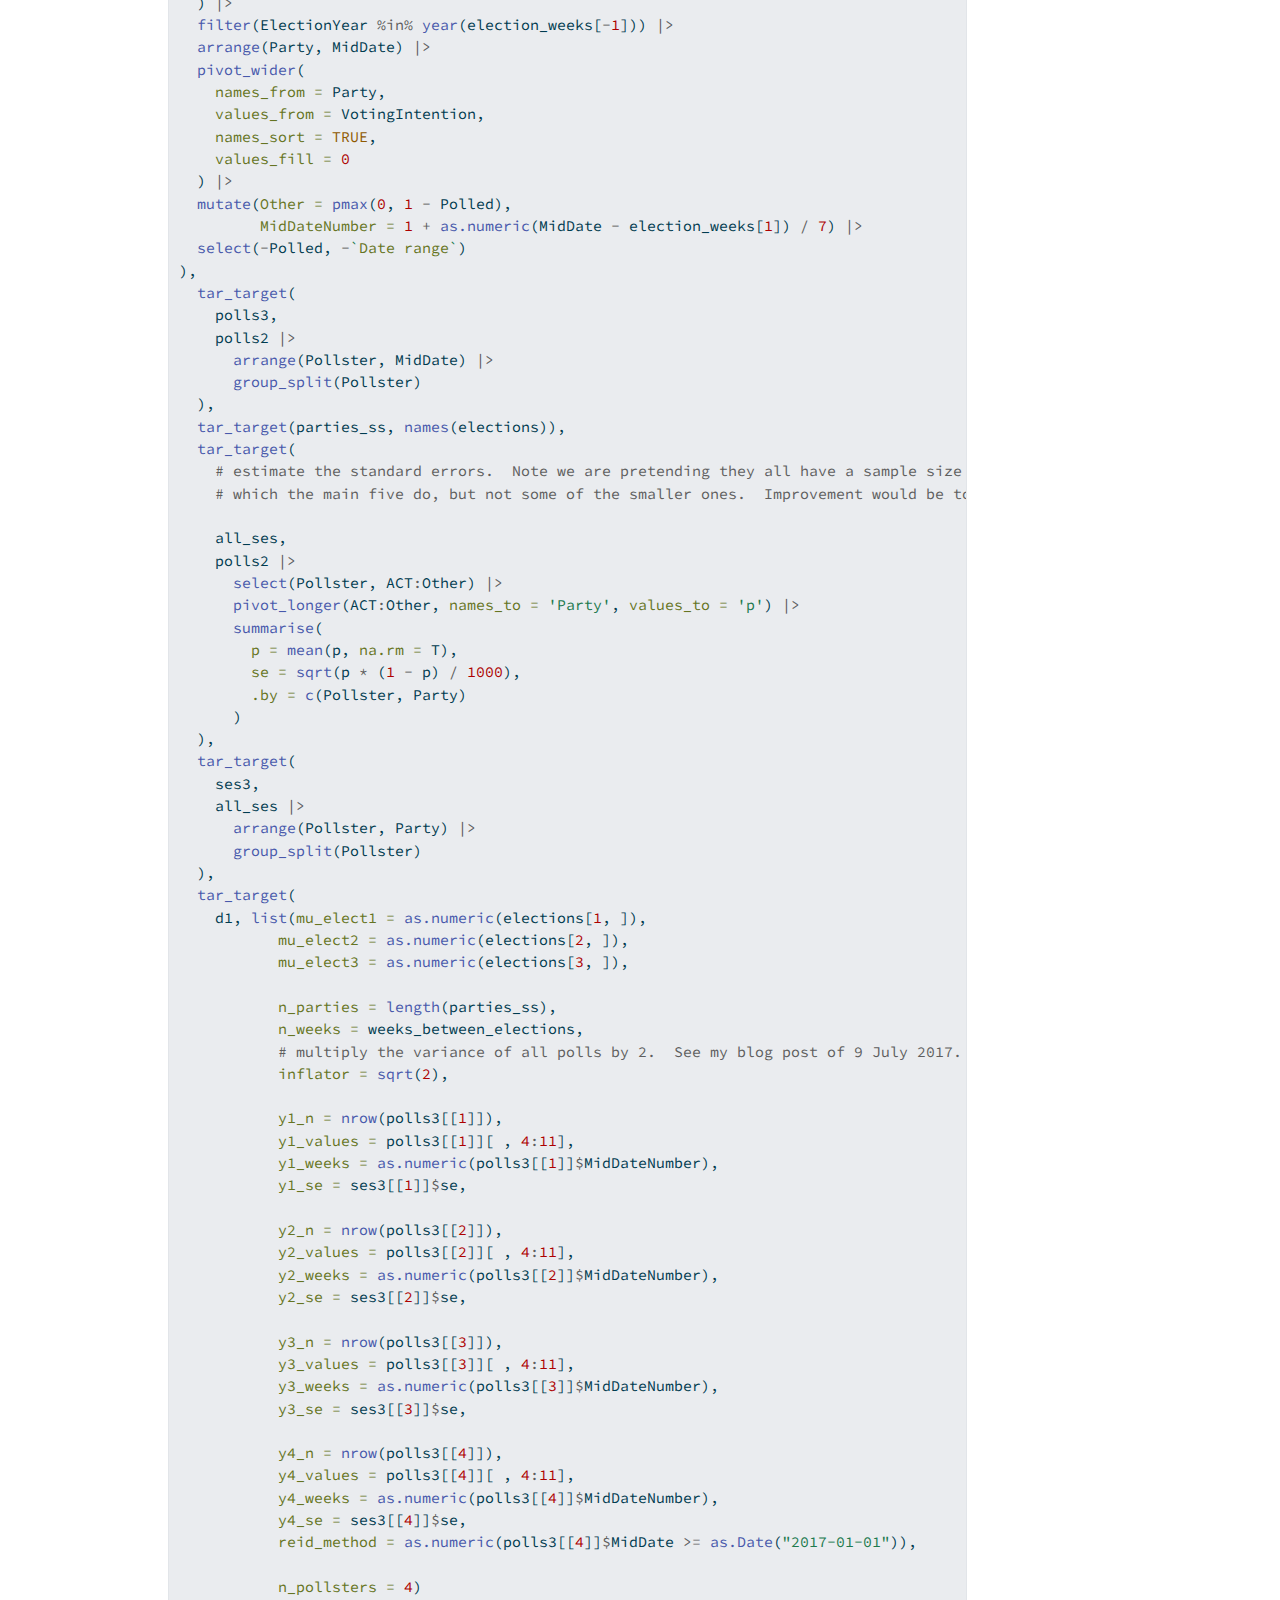
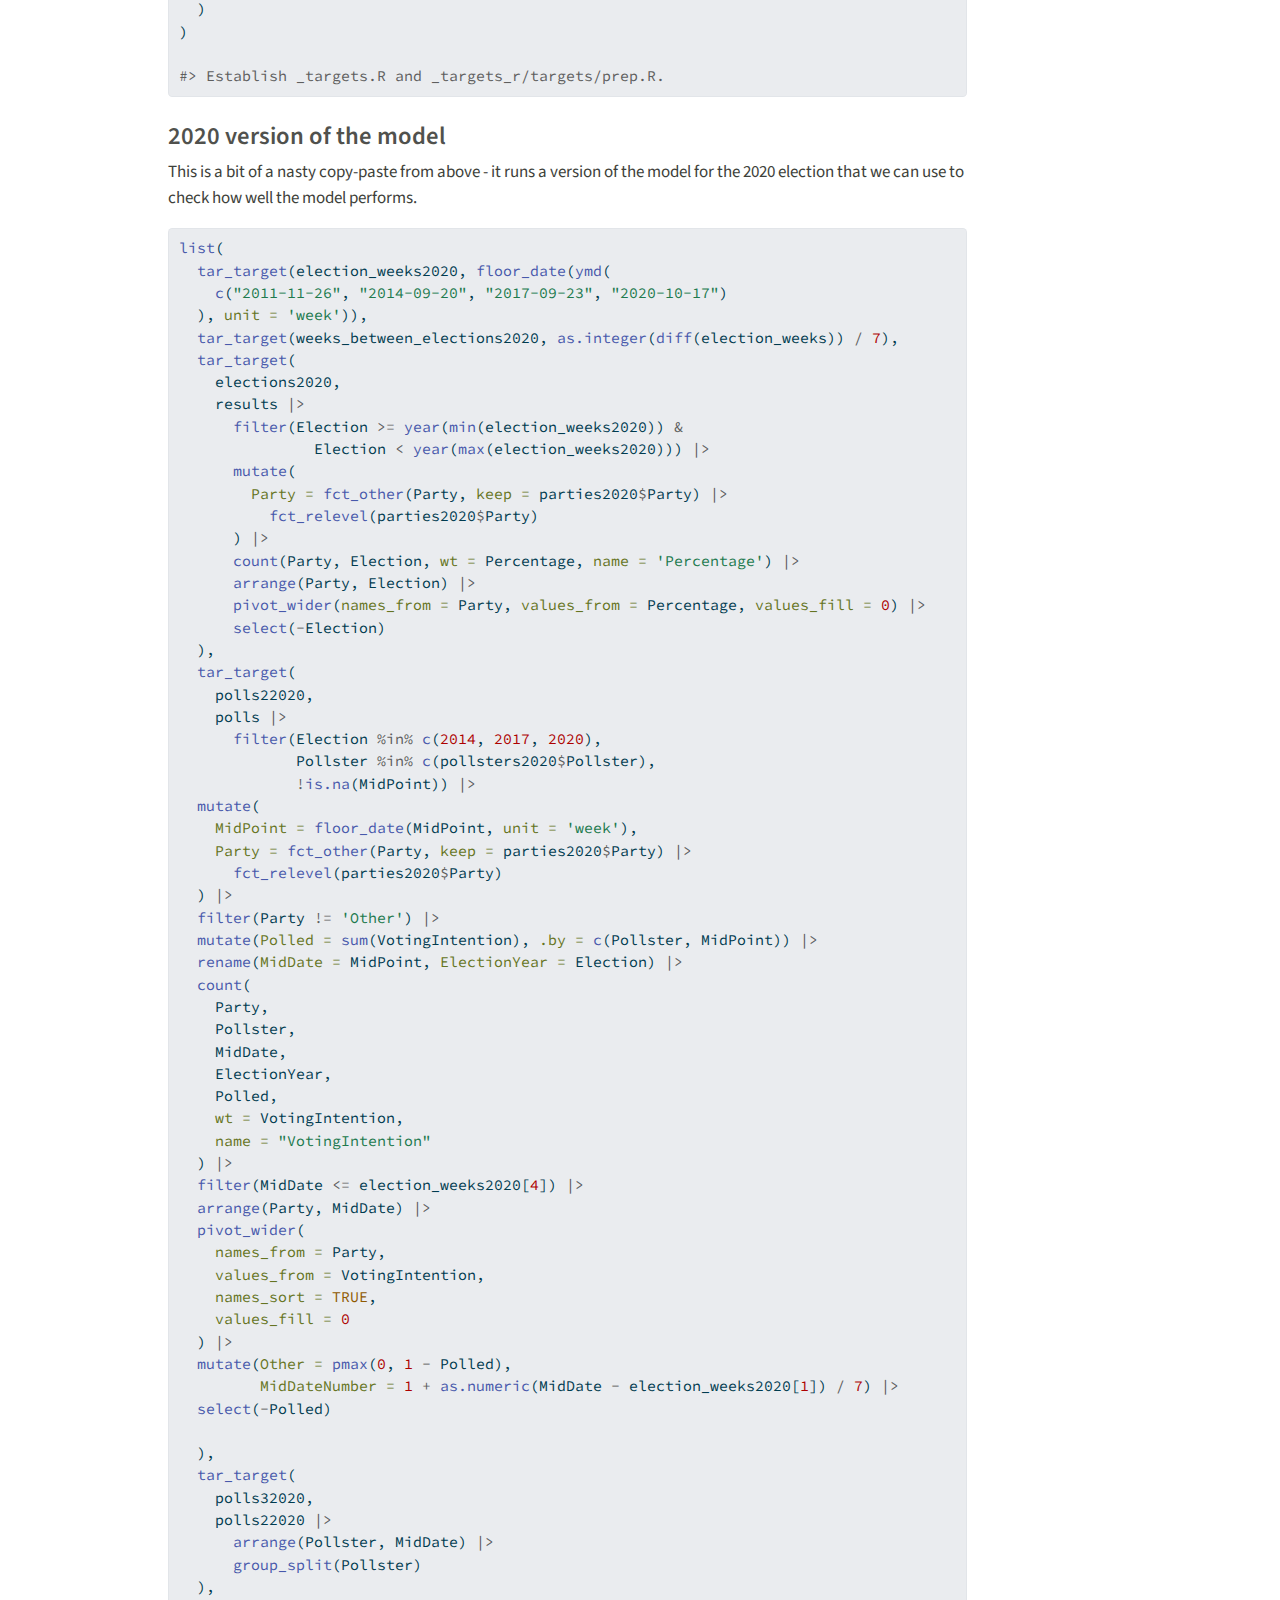
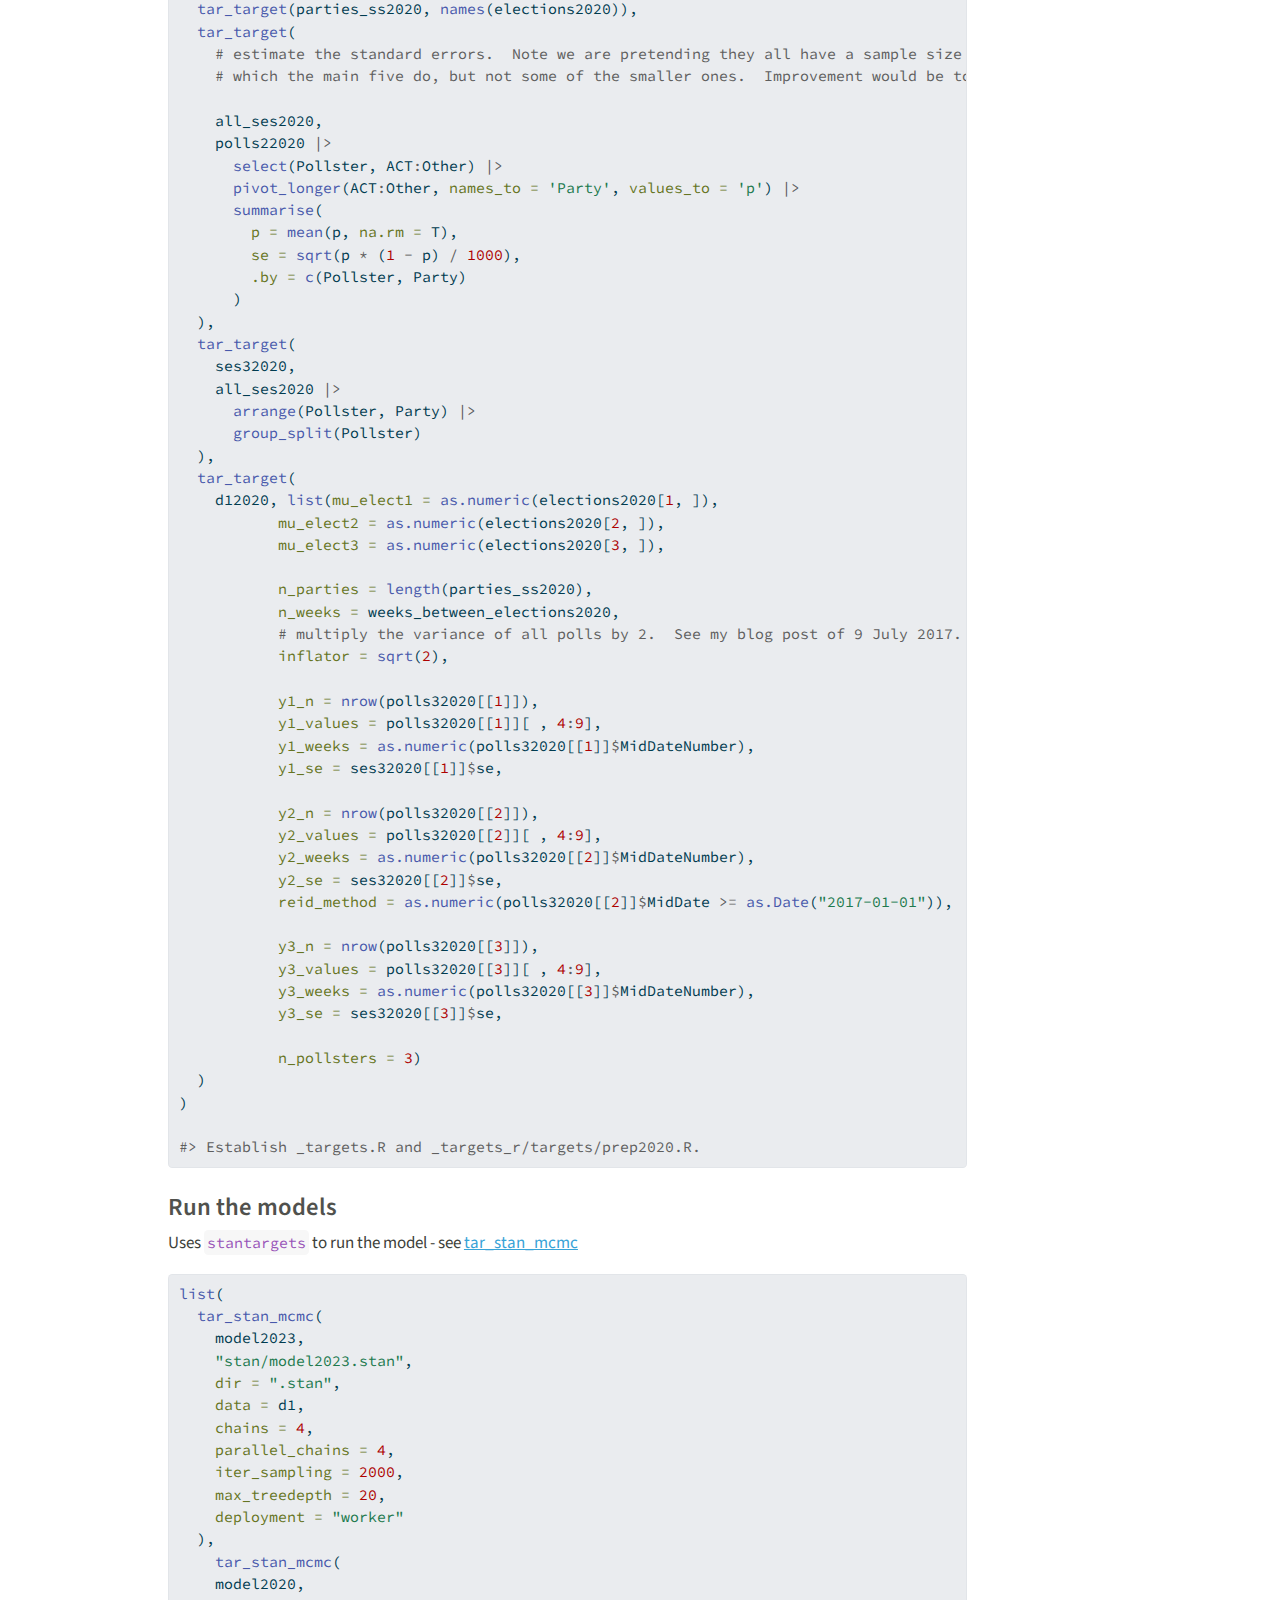
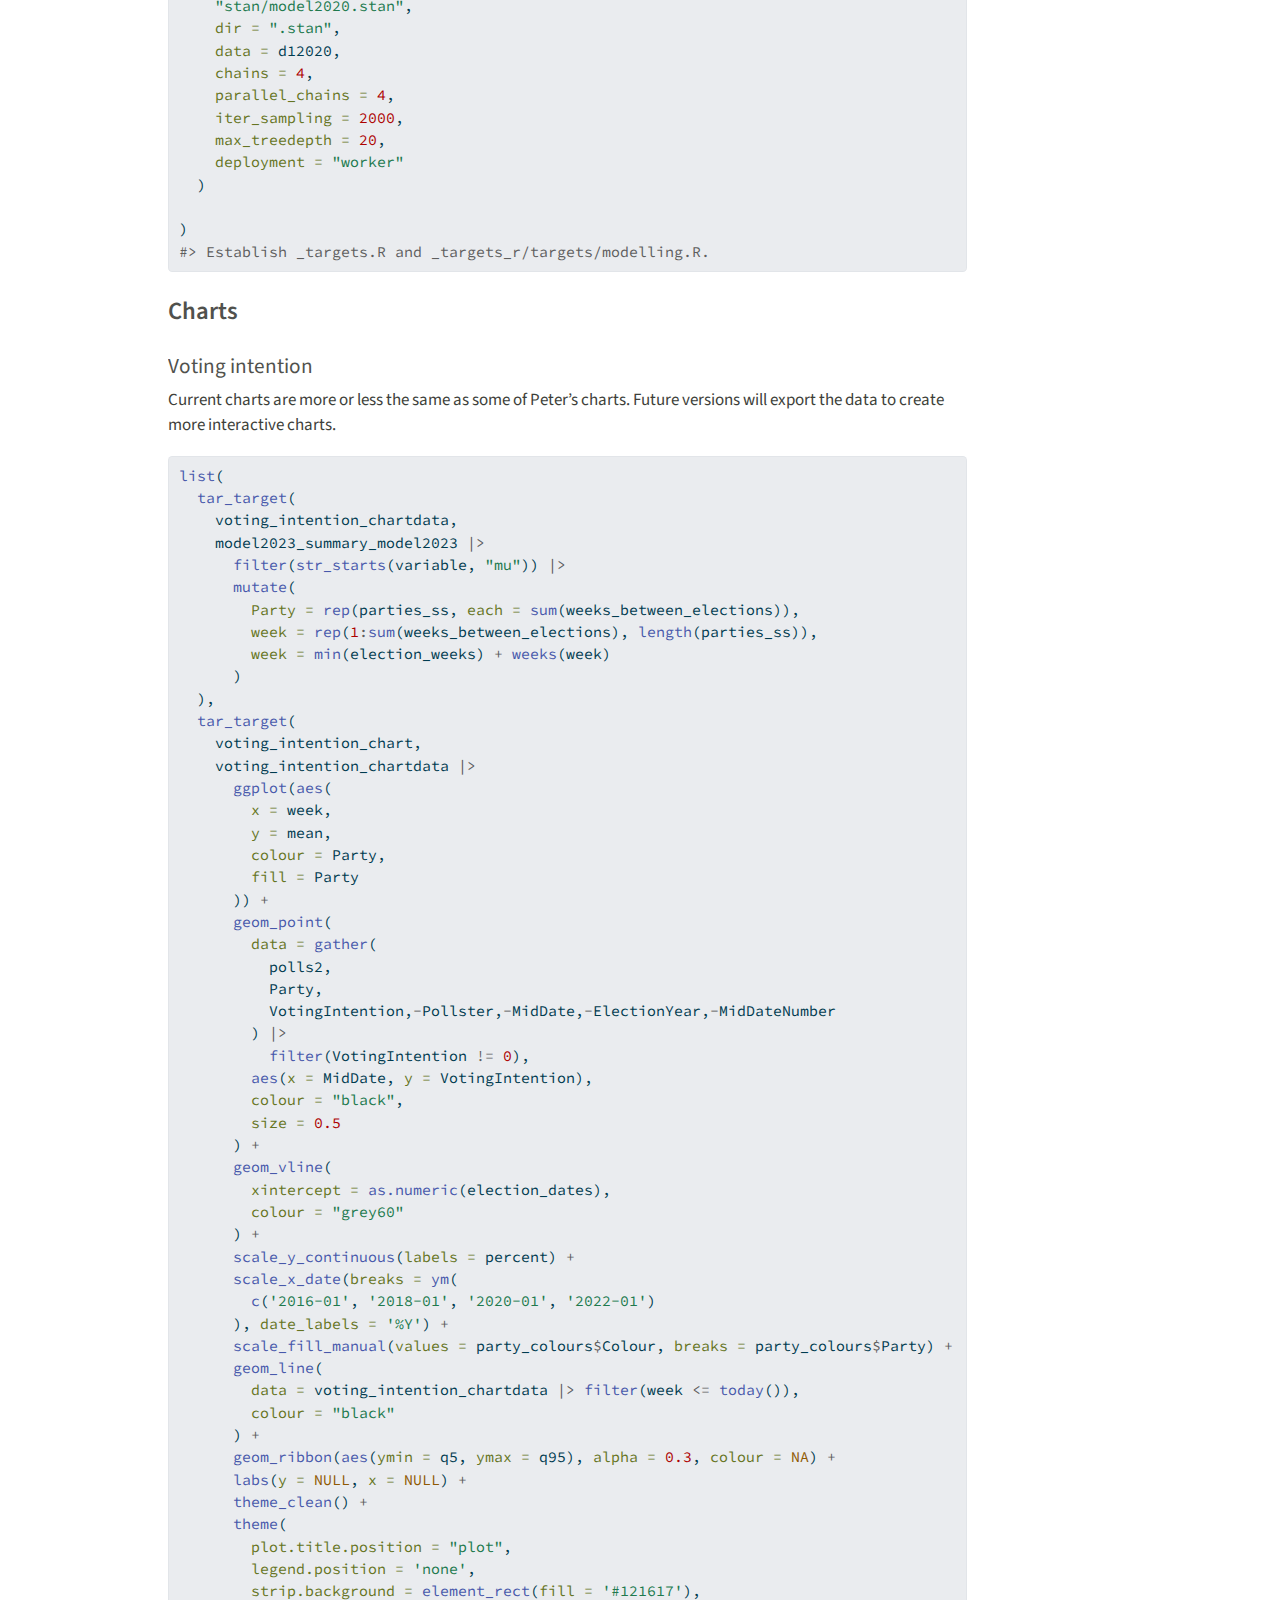
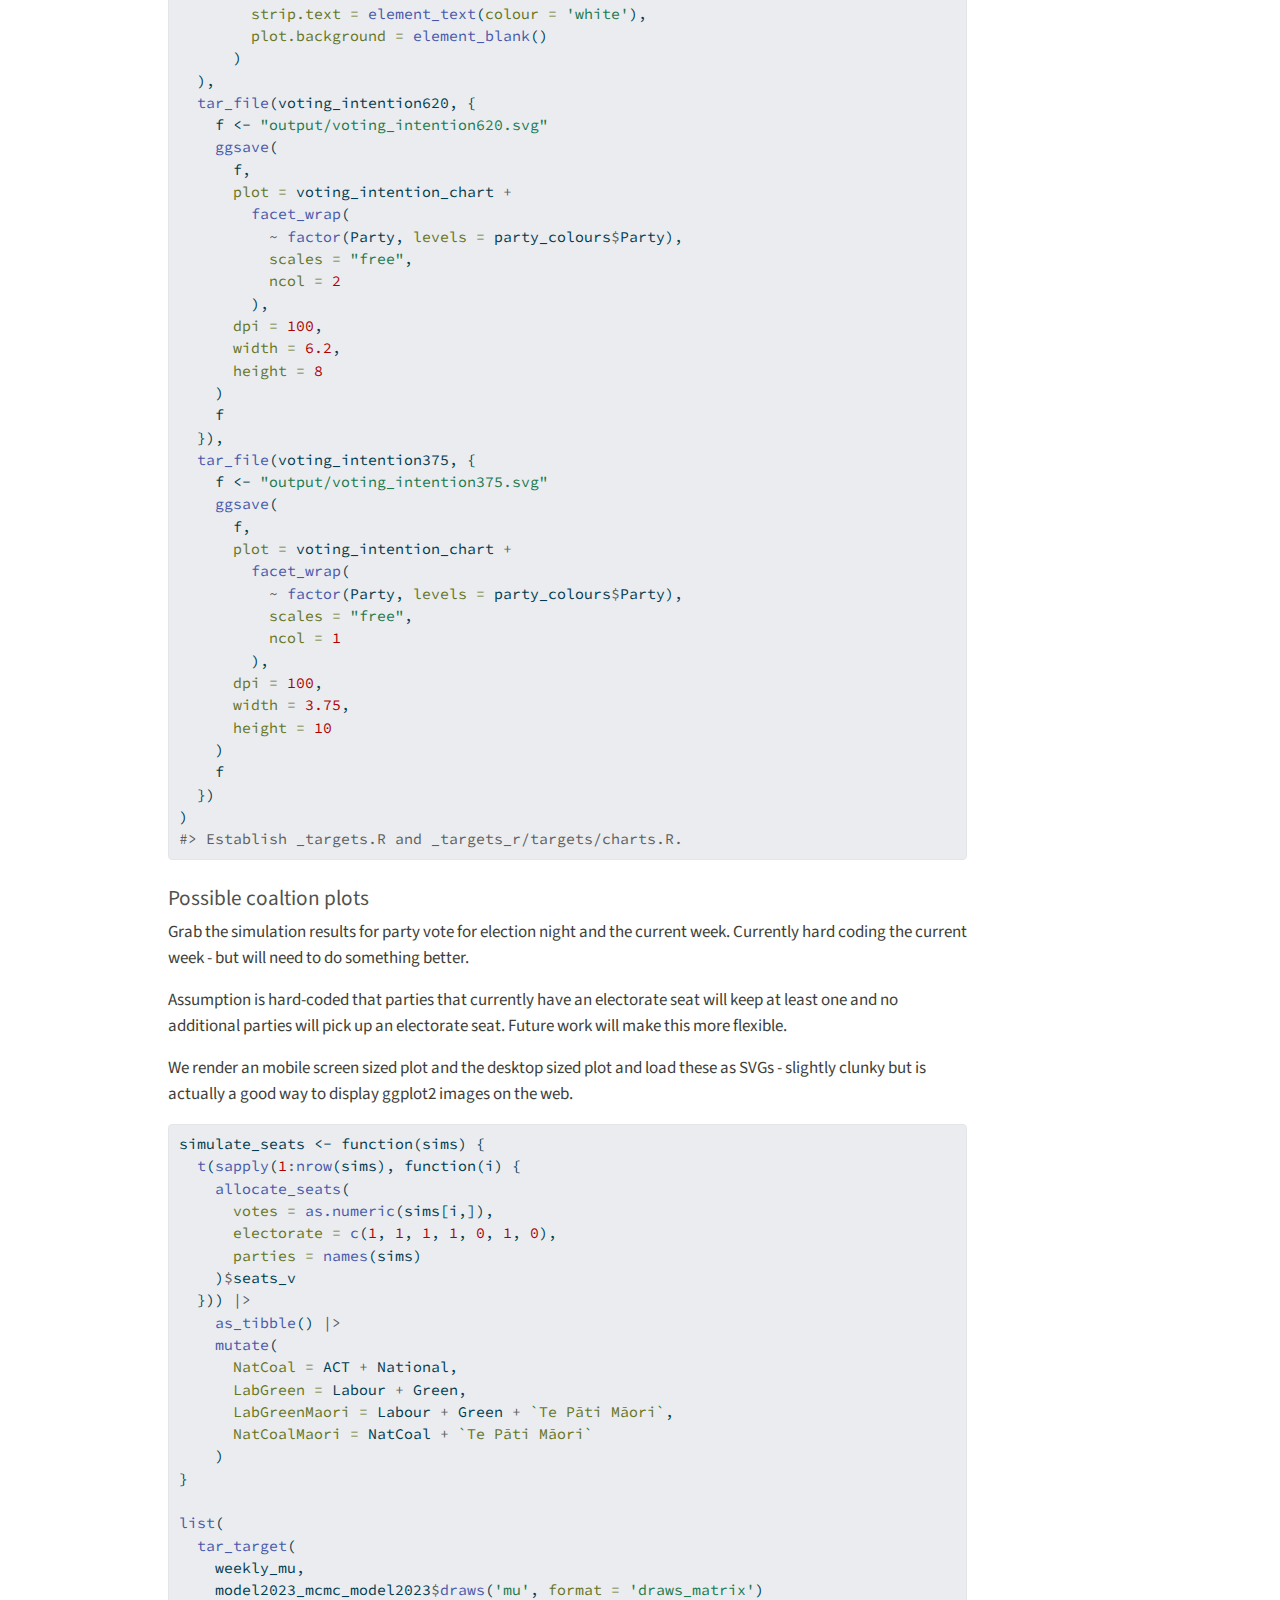
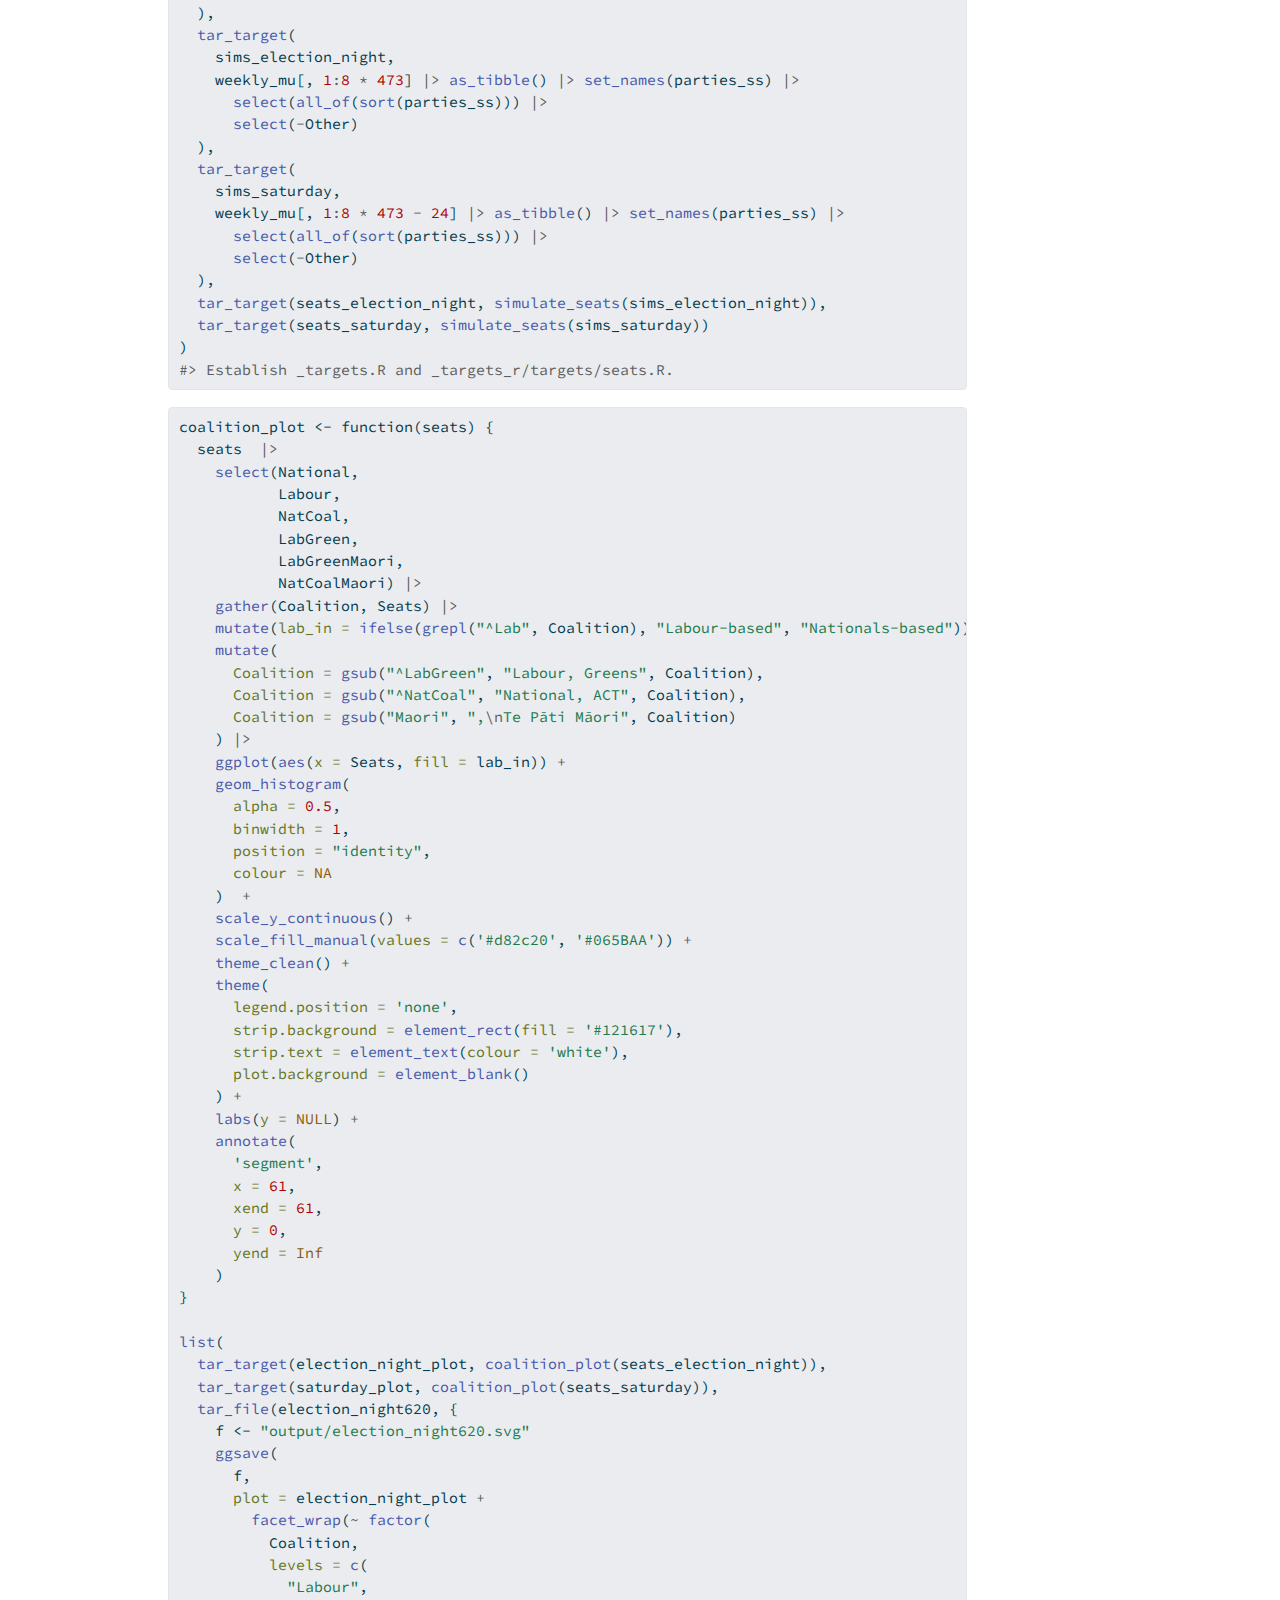
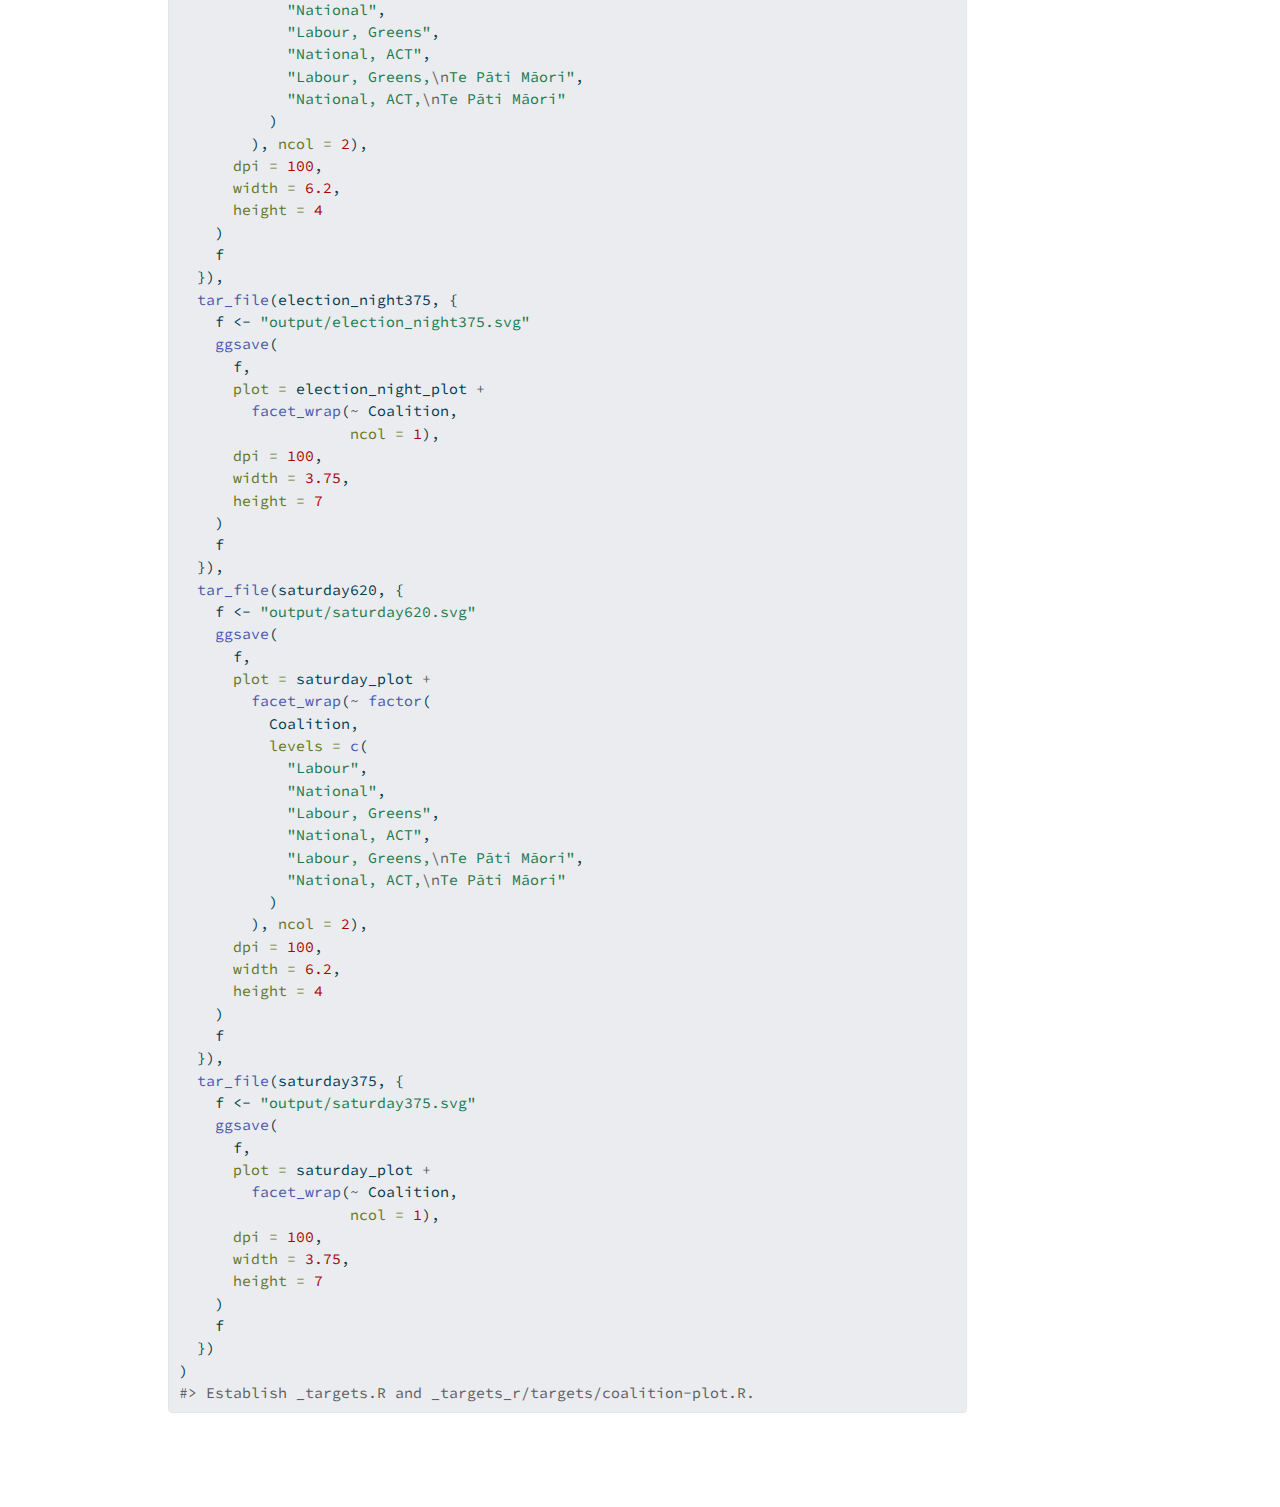
<file: pipeline.html>
<!DOCTYPE html>
<html xmlns="http://www.w3.org/1999/xhtml" lang="en" xml:lang="en"><head>

<meta charset="utf-8">
<meta name="generator" content="quarto-1.3.340">

<meta name="viewport" content="width=device-width, initial-scale=1.0, user-scalable=yes">


<title>NZ Herald Poll of Polls - Model pipeline</title>
<style>
code{white-space: pre-wrap;}
span.smallcaps{font-variant: small-caps;}
div.columns{display: flex; gap: min(4vw, 1.5em);}
div.column{flex: auto; overflow-x: auto;}
div.hanging-indent{margin-left: 1.5em; text-indent: -1.5em;}
ul.task-list{list-style: none;}
ul.task-list li input[type="checkbox"] {
  width: 0.8em;
  margin: 0 0.8em 0.2em -1em; /* quarto-specific, see https://github.com/quarto-dev/quarto-cli/issues/4556 */ 
  vertical-align: middle;
}
/* CSS for syntax highlighting */
pre > code.sourceCode { white-space: pre; position: relative; }
pre > code.sourceCode > span { display: inline-block; line-height: 1.25; }
pre > code.sourceCode > span:empty { height: 1.2em; }
.sourceCode { overflow: visible; }
code.sourceCode > span { color: inherit; text-decoration: inherit; }
div.sourceCode { margin: 1em 0; }
pre.sourceCode { margin: 0; }
@media screen {
div.sourceCode { overflow: auto; }
}
@media print {
pre > code.sourceCode { white-space: pre-wrap; }
pre > code.sourceCode > span { text-indent: -5em; padding-left: 5em; }
}
pre.numberSource code
  { counter-reset: source-line 0; }
pre.numberSource code > span
  { position: relative; left: -4em; counter-increment: source-line; }
pre.numberSource code > span > a:first-child::before
  { content: counter(source-line);
    position: relative; left: -1em; text-align: right; vertical-align: baseline;
    border: none; display: inline-block;
    -webkit-touch-callout: none; -webkit-user-select: none;
    -khtml-user-select: none; -moz-user-select: none;
    -ms-user-select: none; user-select: none;
    padding: 0 4px; width: 4em;
  }
pre.numberSource { margin-left: 3em;  padding-left: 4px; }
div.sourceCode
  {   }
@media screen {
pre > code.sourceCode > span > a:first-child::before { text-decoration: underline; }
}
</style>


<script src="site_libs/quarto-nav/quarto-nav.js"></script>
<script src="site_libs/quarto-nav/headroom.min.js"></script>
<script src="site_libs/clipboard/clipboard.min.js"></script>
<script src="site_libs/quarto-search/autocomplete.umd.js"></script>
<script src="site_libs/quarto-search/fuse.min.js"></script>
<script src="site_libs/quarto-search/quarto-search.js"></script>
<meta name="quarto:offset" content="./">
<script src="site_libs/quarto-html/quarto.js"></script>
<script src="site_libs/quarto-html/popper.min.js"></script>
<script src="site_libs/quarto-html/tippy.umd.min.js"></script>
<script src="site_libs/quarto-html/anchor.min.js"></script>
<link href="site_libs/quarto-html/tippy.css" rel="stylesheet">
<link href="site_libs/quarto-html/quarto-syntax-highlighting.css" rel="stylesheet" id="quarto-text-highlighting-styles">
<script src="site_libs/bootstrap/bootstrap.min.js"></script>
<link href="site_libs/bootstrap/bootstrap-icons.css" rel="stylesheet">
<link href="site_libs/bootstrap/bootstrap.min.css" rel="stylesheet" id="quarto-bootstrap" data-mode="light">
<script id="quarto-search-options" type="application/json">{
  "location": "navbar",
  "copy-button": false,
  "collapse-after": 3,
  "panel-placement": "end",
  "type": "overlay",
  "limit": 20,
  "language": {
    "search-no-results-text": "No results",
    "search-matching-documents-text": "matching documents",
    "search-copy-link-title": "Copy link to search",
    "search-hide-matches-text": "Hide additional matches",
    "search-more-match-text": "more match in this document",
    "search-more-matches-text": "more matches in this document",
    "search-clear-button-title": "Clear",
    "search-detached-cancel-button-title": "Cancel",
    "search-submit-button-title": "Submit"
  }
}</script>


<link rel="stylesheet" href="styles.css">
</head>

<body class="nav-fixed">

<div id="quarto-search-results"></div>
  <header id="quarto-header" class="headroom fixed-top">
    <nav class="navbar navbar-expand-lg navbar-dark ">
      <div class="navbar-container container-fluid">
      <div class="navbar-brand-container">
    <a class="navbar-brand" href="./index.html">
    <span class="navbar-title">NZ Herald Poll of Polls</span>
    </a>
  </div>
            <div id="quarto-search" class="" title="Search"></div>
          <button class="navbar-toggler" type="button" data-bs-toggle="collapse" data-bs-target="#navbarCollapse" aria-controls="navbarCollapse" aria-expanded="false" aria-label="Toggle navigation" onclick="if (window.quartoToggleHeadroom) { window.quartoToggleHeadroom(); }">
  <span class="navbar-toggler-icon"></span>
</button>
          <div class="collapse navbar-collapse" id="navbarCollapse">
            <ul class="navbar-nav navbar-nav-scroll me-auto">
  <li class="nav-item">
    <a class="nav-link" href="./index.html" rel="" target="">
 <span class="menu-text">Home</span></a>
  </li>  
  <li class="nav-item">
    <a class="nav-link active" href="./pipeline.html" rel="" target="" aria-current="page">
 <span class="menu-text">Model pipeline</span></a>
  </li>  
  <li class="nav-item">
    <a class="nav-link" href="./about.html" rel="" target="">
 <span class="menu-text">About</span></a>
  </li>  
</ul>
            <div class="quarto-navbar-tools ms-auto">
</div>
          </div> <!-- /navcollapse -->
      </div> <!-- /container-fluid -->
    </nav>
</header>
<!-- content -->
<div id="quarto-content" class="quarto-container page-columns page-rows-contents page-layout-article page-navbar">
<!-- sidebar -->
<!-- margin-sidebar -->
    <div id="quarto-margin-sidebar" class="sidebar margin-sidebar">
        <nav id="TOC" role="doc-toc" class="toc-active">
    <h2 id="toc-title">On this page</h2>
   
  <ul>
  <li><a href="#intro" id="toc-intro" class="nav-link active" data-scroll-target="#intro">Intro</a></li>
  <li><a href="#globals" id="toc-globals" class="nav-link" data-scroll-target="#globals">Globals</a></li>
  <li><a href="#targets" id="toc-targets" class="nav-link" data-scroll-target="#targets">Targets</a>
  <ul class="collapse">
  <li><a href="#urls" id="toc-urls" class="nav-link" data-scroll-target="#urls">URLs</a></li>
  <li><a href="#download-polls" id="toc-download-polls" class="nav-link" data-scroll-target="#download-polls">Download polls</a></li>
  <li><a href="#selecting-parties-and-pollsters" id="toc-selecting-parties-and-pollsters" class="nav-link" data-scroll-target="#selecting-parties-and-pollsters">Selecting parties and pollsters</a></li>
  <li><a href="#marshal-the-data" id="toc-marshal-the-data" class="nav-link" data-scroll-target="#marshal-the-data">Marshal the data</a></li>
  <li><a href="#version-of-the-model" id="toc-version-of-the-model" class="nav-link" data-scroll-target="#version-of-the-model">2020 version of the model</a></li>
  <li><a href="#run-the-models" id="toc-run-the-models" class="nav-link" data-scroll-target="#run-the-models">Run the models</a></li>
  <li><a href="#charts" id="toc-charts" class="nav-link" data-scroll-target="#charts">Charts</a></li>
  </ul></li>
  </ul>
</nav>
    </div>
<!-- main -->
<main class="content" id="quarto-document-content">

<header id="title-block-header" class="quarto-title-block default">
<div class="quarto-title">
<h1 class="title">Model pipeline</h1>
</div>



<div class="quarto-title-meta">

    
  
    
  </div>
  

</header>

<section id="intro" class="level2">
<h2 class="anchored" data-anchor-id="intro">Intro</h2>
<p>We use the <a href="https://books.ropensci.org/targets/">{targets}</a> package to manage the code pipeline used for running the model.</p>
<p>See <a href="./setup.html">setup</a> for more info.</p>
</section>
<section id="globals" class="level2">
<h2 class="anchored" data-anchor-id="globals">Globals</h2>
<p>We first define some global options/functions common to all targets. The list of packages loaded below are what targets needs to run the pipeline - along with the targets package itself and two additional targets-related packages: <a href="https://docs.ropensci.org/tarchetypes/index.html">tarchetypes</a> and <a href="https://docs.ropensci.org/stantargets/index.html">stantargets</a>. If you don’t want to use renv then manually installing these should be sufficient.</p>
<div class="cell" data-tar_globals="true">
<div class="sourceCode cell-code" id="cb1"><pre class="sourceCode r code-with-copy"><code class="sourceCode r"><span id="cb1-1"><a href="#cb1-1" aria-hidden="true" tabindex="-1"></a><span class="fu">library</span>(targets)</span>
<span id="cb1-2"><a href="#cb1-2" aria-hidden="true" tabindex="-1"></a><span class="fu">library</span>(tarchetypes)</span>
<span id="cb1-3"><a href="#cb1-3" aria-hidden="true" tabindex="-1"></a><span class="fu">library</span>(stantargets)</span>
<span id="cb1-4"><a href="#cb1-4" aria-hidden="true" tabindex="-1"></a><span class="fu">options</span>(<span class="at">tidyverse.quiet =</span> <span class="cn">TRUE</span>)</span>
<span id="cb1-5"><a href="#cb1-5" aria-hidden="true" tabindex="-1"></a><span class="fu">tar_source</span>() <span class="co"># grab all functions in R folder</span></span>
<span id="cb1-6"><a href="#cb1-6" aria-hidden="true" tabindex="-1"></a><span class="fu">tar_option_set</span>(<span class="at">packages =</span> <span class="fu">c</span>(</span>
<span id="cb1-7"><a href="#cb1-7" aria-hidden="true" tabindex="-1"></a>  <span class="st">"readr"</span>,</span>
<span id="cb1-8"><a href="#cb1-8" aria-hidden="true" tabindex="-1"></a>  <span class="st">"tidyr"</span>,</span>
<span id="cb1-9"><a href="#cb1-9" aria-hidden="true" tabindex="-1"></a>  <span class="st">"rvest"</span>,</span>
<span id="cb1-10"><a href="#cb1-10" aria-hidden="true" tabindex="-1"></a>  <span class="st">"glue"</span>,</span>
<span id="cb1-11"><a href="#cb1-11" aria-hidden="true" tabindex="-1"></a>  <span class="st">"dplyr"</span>,</span>
<span id="cb1-12"><a href="#cb1-12" aria-hidden="true" tabindex="-1"></a>  <span class="st">"stringr"</span>,</span>
<span id="cb1-13"><a href="#cb1-13" aria-hidden="true" tabindex="-1"></a>  <span class="st">"lubridate"</span>,</span>
<span id="cb1-14"><a href="#cb1-14" aria-hidden="true" tabindex="-1"></a>  <span class="st">"forcats"</span>,</span>
<span id="cb1-15"><a href="#cb1-15" aria-hidden="true" tabindex="-1"></a>  <span class="st">"ggplot2"</span>,</span>
<span id="cb1-16"><a href="#cb1-16" aria-hidden="true" tabindex="-1"></a>  <span class="st">"svglite"</span>,</span>
<span id="cb1-17"><a href="#cb1-17" aria-hidden="true" tabindex="-1"></a>  <span class="st">"scales"</span>,</span>
<span id="cb1-18"><a href="#cb1-18" aria-hidden="true" tabindex="-1"></a>  <span class="st">"janitor"</span>,</span>
<span id="cb1-19"><a href="#cb1-19" aria-hidden="true" tabindex="-1"></a>  <span class="st">"ggthemes"</span>,</span>
<span id="cb1-20"><a href="#cb1-20" aria-hidden="true" tabindex="-1"></a>  <span class="st">"nzelect"</span>,</span>
<span id="cb1-21"><a href="#cb1-21" aria-hidden="true" tabindex="-1"></a>  <span class="st">"purrr"</span></span>
<span id="cb1-22"><a href="#cb1-22" aria-hidden="true" tabindex="-1"></a>))</span>
<span id="cb1-23"><a href="#cb1-23" aria-hidden="true" tabindex="-1"></a><span class="co">#&gt; Establish _targets.R and _targets_r/globals/example-globals.R.</span></span></code><button title="Copy to Clipboard" class="code-copy-button"><i class="bi"></i></button></pre></div>
</div>
</section>
<section id="targets" class="level2">
<h2 class="anchored" data-anchor-id="targets">Targets</h2>
<p>The canonical location for NZ polling data appears to be Wikipedia pages. The first part of this pipeline downloads the poll results from the Wikipedia pages. It also fetches recent election results from the electoral commission.</p>
<p>Once the poll results have been downloaded they are filtered and marshalled into the format need by the model.</p>
<p>The model is then run and a few charts are generated from the model results.</p>
<section id="urls" class="level3">
<h3 class="anchored" data-anchor-id="urls">URLs</h3>
<p>Tarchetypes has a useful <a href="https://docs.ropensci.org/tarchetypes/reference/tar_formats.html">function <code>tar_url</code></a> for working with urls. When the pipeline is run it will check the <code>last-modified</code> header with the remote site. If this has changed any targets that depend on the url will be run again. Checking the URL is a little slow for regular development so <a href="https://docs.ropensci.org/tarchetypes/reference/tar_cue_skip.html">tar_cue_skip</a> can be used to skip the check - just set <code>skip_url_check</code> below to <code>TRUE</code>.</p>
<p>Note that often this results in one of the poll objects being extracted again but no further dependencies are run as the resulting data has not changed. This ensures that minor changes to the page do not trigger a model re-run.</p>
<p>The code to generate the urls is defined in <a href="https://github.com/nzherald/nzh-poll-of-polls/blob/main/R/urls.R">R/urls.R</a></p>
<div class="cell">
<div class="sourceCode cell-code" id="cb2"><pre class="sourceCode r code-with-copy"><code class="sourceCode r"><span id="cb2-1"><a href="#cb2-1" aria-hidden="true" tabindex="-1"></a>skip_url_check <span class="ot">&lt;-</span> <span class="cn">FALSE</span></span>
<span id="cb2-2"><a href="#cb2-2" aria-hidden="true" tabindex="-1"></a><span class="fu">list</span>(</span>
<span id="cb2-3"><a href="#cb2-3" aria-hidden="true" tabindex="-1"></a>  <span class="fu">tar_url</span>(polls2011_url, <span class="fu">wikipedia_poll_url</span>(<span class="dv">2011</span>), <span class="at">cue =</span> <span class="fu">tar_cue_skip</span>(skip_url_check)),</span>
<span id="cb2-4"><a href="#cb2-4" aria-hidden="true" tabindex="-1"></a>  <span class="fu">tar_url</span>(polls2014_url, <span class="fu">wikipedia_poll_url</span>(<span class="dv">2014</span>), <span class="at">cue =</span> <span class="fu">tar_cue_skip</span>(skip_url_check)),</span>
<span id="cb2-5"><a href="#cb2-5" aria-hidden="true" tabindex="-1"></a>  <span class="fu">tar_url</span>(polls2017_url, <span class="fu">wikipedia_poll_url</span>(<span class="dv">2017</span>), <span class="at">cue =</span> <span class="fu">tar_cue_skip</span>(skip_url_check)),</span>
<span id="cb2-6"><a href="#cb2-6" aria-hidden="true" tabindex="-1"></a>  <span class="fu">tar_url</span>(polls2020_url, <span class="fu">wikipedia_poll_url</span>(<span class="dv">2020</span>), <span class="at">cue =</span> <span class="fu">tar_cue_skip</span>(skip_url_check)),</span>
<span id="cb2-7"><a href="#cb2-7" aria-hidden="true" tabindex="-1"></a>  <span class="fu">tar_url</span>(polls2023_url, <span class="fu">wikipedia_poll_url</span>(<span class="dv">2023</span>), <span class="at">cue =</span> <span class="fu">tar_cue_skip</span>(skip_url_check)),</span>
<span id="cb2-8"><a href="#cb2-8" aria-hidden="true" tabindex="-1"></a>  <span class="fu">tar_url</span>(results2008_url, <span class="fu">election_results_summary</span>(<span class="dv">2008</span>), <span class="at">cue =</span> <span class="fu">tar_cue_skip</span>(skip_url_check)),</span>
<span id="cb2-9"><a href="#cb2-9" aria-hidden="true" tabindex="-1"></a>  <span class="fu">tar_url</span>(results2011_url, <span class="fu">election_results_summary</span>(<span class="dv">2011</span>), <span class="at">cue =</span> <span class="fu">tar_cue_skip</span>(skip_url_check)),</span>
<span id="cb2-10"><a href="#cb2-10" aria-hidden="true" tabindex="-1"></a>  <span class="fu">tar_url</span>(results2014_url, <span class="fu">election_results_summary</span>(<span class="dv">2014</span>), <span class="at">cue =</span> <span class="fu">tar_cue_skip</span>(skip_url_check)),</span>
<span id="cb2-11"><a href="#cb2-11" aria-hidden="true" tabindex="-1"></a>  <span class="fu">tar_url</span>(results2017_url, <span class="fu">election_results_summary</span>(<span class="dv">2017</span>), <span class="at">cue =</span> <span class="fu">tar_cue_skip</span>(skip_url_check)),</span>
<span id="cb2-12"><a href="#cb2-12" aria-hidden="true" tabindex="-1"></a>  <span class="fu">tar_url</span>(results2020_url, <span class="fu">election_results_summary</span>(<span class="dv">2020</span>), <span class="at">cue =</span> <span class="fu">tar_cue_skip</span>(skip_url_check))</span>
<span id="cb2-13"><a href="#cb2-13" aria-hidden="true" tabindex="-1"></a>)</span>
<span id="cb2-14"><a href="#cb2-14" aria-hidden="true" tabindex="-1"></a><span class="co">#&gt; Establish _targets.R and _targets_r/targets/urls.R.</span></span></code><button title="Copy to Clipboard" class="code-copy-button"><i class="bi"></i></button></pre></div>
</div>
</section>
<section id="download-polls" class="level3">
<h3 class="anchored" data-anchor-id="download-polls">Download polls</h3>
<p>Polling for each election is extracted into it’s own object. Then all the objects are combined into a single consistent object.</p>
<p>The code that does the heavy lifting is in <a href="https://github.com/nzherald/nzh-poll-of-polls/blob/main/R/read-polls.R">R/read-polls.R</a></p>
<div class="cell">
<div class="sourceCode cell-code" id="cb3"><pre class="sourceCode r code-with-copy"><code class="sourceCode r"><span id="cb3-1"><a href="#cb3-1" aria-hidden="true" tabindex="-1"></a><span class="fu">list</span>(</span>
<span id="cb3-2"><a href="#cb3-2" aria-hidden="true" tabindex="-1"></a>  <span class="fu">tar_target</span>(polls2011, <span class="fu">extract_poll_results_2011</span>(polls2011_url)),</span>
<span id="cb3-3"><a href="#cb3-3" aria-hidden="true" tabindex="-1"></a>  <span class="fu">tar_target</span>(polls2014, <span class="fu">extract_poll_results_2014</span>(polls2014_url)),</span>
<span id="cb3-4"><a href="#cb3-4" aria-hidden="true" tabindex="-1"></a>  <span class="fu">tar_target</span>(polls2017, <span class="fu">extract_poll_results_2017</span>(polls2017_url)),</span>
<span id="cb3-5"><a href="#cb3-5" aria-hidden="true" tabindex="-1"></a>  <span class="fu">tar_target</span>(polls2020, <span class="fu">extract_poll_results_2020</span>(polls2020_url)),</span>
<span id="cb3-6"><a href="#cb3-6" aria-hidden="true" tabindex="-1"></a>  <span class="fu">tar_target</span>(polls2023, <span class="fu">extract_poll_results_2023</span>(polls2023_url)),</span>
<span id="cb3-7"><a href="#cb3-7" aria-hidden="true" tabindex="-1"></a>  <span class="fu">tar_target</span>(polls, <span class="fu">combine_polls</span>(polls2011,polls2014,polls2017,polls2020,polls2023))</span>
<span id="cb3-8"><a href="#cb3-8" aria-hidden="true" tabindex="-1"></a>)</span>
<span id="cb3-9"><a href="#cb3-9" aria-hidden="true" tabindex="-1"></a><span class="co">#&gt; Establish _targets.R and _targets_r/targets/polls.R.</span></span></code><button title="Copy to Clipboard" class="code-copy-button"><i class="bi"></i></button></pre></div>
</div>
<p>The electoral commission produces usually formatted csv files - the code in <a href="https://github.com/nzherald/nzh-poll-of-polls/blob/main/R/fetch-results.R">R/fetch-results.R</a> reads just a small portion of the results file.</p>
<div class="cell">
<div class="sourceCode cell-code" id="cb4"><pre class="sourceCode r code-with-copy"><code class="sourceCode r"><span id="cb4-1"><a href="#cb4-1" aria-hidden="true" tabindex="-1"></a><span class="fu">list</span>(</span>
<span id="cb4-2"><a href="#cb4-2" aria-hidden="true" tabindex="-1"></a>  <span class="fu">tar_target</span>(results2020, <span class="fu">fetch_results</span>(results2020_url, <span class="dv">17</span>, <span class="dv">2020</span>)),</span>
<span id="cb4-3"><a href="#cb4-3" aria-hidden="true" tabindex="-1"></a>  <span class="fu">tar_target</span>(results2017, <span class="fu">fetch_results</span>(results2017_url, <span class="dv">16</span>, <span class="dv">2017</span>)),</span>
<span id="cb4-4"><a href="#cb4-4" aria-hidden="true" tabindex="-1"></a>  <span class="fu">tar_target</span>(results2014, <span class="fu">fetch_results</span>(results2014_url, <span class="dv">15</span>, <span class="dv">2014</span>)),</span>
<span id="cb4-5"><a href="#cb4-5" aria-hidden="true" tabindex="-1"></a>  <span class="fu">tar_target</span>(results2011, <span class="fu">fetch_results</span>(results2011_url, <span class="dv">13</span>, <span class="dv">2011</span>)),</span>
<span id="cb4-6"><a href="#cb4-6" aria-hidden="true" tabindex="-1"></a>  <span class="fu">tar_target</span>(results2008, <span class="fu">fetch_results</span>(results2008_url, <span class="dv">19</span>, <span class="dv">2008</span>)),</span>
<span id="cb4-7"><a href="#cb4-7" aria-hidden="true" tabindex="-1"></a>  <span class="fu">tar_target</span>(</span>
<span id="cb4-8"><a href="#cb4-8" aria-hidden="true" tabindex="-1"></a>    results,</span>
<span id="cb4-9"><a href="#cb4-9" aria-hidden="true" tabindex="-1"></a>    <span class="fu">combine_results</span>(</span>
<span id="cb4-10"><a href="#cb4-10" aria-hidden="true" tabindex="-1"></a>      results2008,</span>
<span id="cb4-11"><a href="#cb4-11" aria-hidden="true" tabindex="-1"></a>      results2011,</span>
<span id="cb4-12"><a href="#cb4-12" aria-hidden="true" tabindex="-1"></a>      results2014,</span>
<span id="cb4-13"><a href="#cb4-13" aria-hidden="true" tabindex="-1"></a>      results2017,</span>
<span id="cb4-14"><a href="#cb4-14" aria-hidden="true" tabindex="-1"></a>      results2020</span>
<span id="cb4-15"><a href="#cb4-15" aria-hidden="true" tabindex="-1"></a>    )</span>
<span id="cb4-16"><a href="#cb4-16" aria-hidden="true" tabindex="-1"></a>  )</span>
<span id="cb4-17"><a href="#cb4-17" aria-hidden="true" tabindex="-1"></a>  </span>
<span id="cb4-18"><a href="#cb4-18" aria-hidden="true" tabindex="-1"></a>)</span>
<span id="cb4-19"><a href="#cb4-19" aria-hidden="true" tabindex="-1"></a><span class="co">#&gt; Establish _targets.R and _targets_r/targets/results.R.</span></span></code><button title="Copy to Clipboard" class="code-copy-button"><i class="bi"></i></button></pre></div>
</div>
</section>
<section id="selecting-parties-and-pollsters" class="level3">
<h3 class="anchored" data-anchor-id="selecting-parties-and-pollsters">Selecting parties and pollsters</h3>
<p>Only include pollsters who have provided a poll for the 2023 election and who use the NZ Political Polling Code.</p>
<p>Include parties who currently have a seat in parliament or who have polled over 2.5% three times.</p>
<div class="cell">
<div class="sourceCode cell-code" id="cb5"><pre class="sourceCode r code-with-copy"><code class="sourceCode r"><span id="cb5-1"><a href="#cb5-1" aria-hidden="true" tabindex="-1"></a><span class="fu">list</span>(</span>
<span id="cb5-2"><a href="#cb5-2" aria-hidden="true" tabindex="-1"></a>  <span class="fu">tar_target</span>(pollsters, polls <span class="sc">|&gt;</span> </span>
<span id="cb5-3"><a href="#cb5-3" aria-hidden="true" tabindex="-1"></a>               <span class="fu">filter</span>(Election <span class="sc">==</span> <span class="dv">2023</span>) <span class="sc">|&gt;</span> </span>
<span id="cb5-4"><a href="#cb5-4" aria-hidden="true" tabindex="-1"></a>               <span class="fu">distinct</span>(Pollster) <span class="sc">|&gt;</span> </span>
<span id="cb5-5"><a href="#cb5-5" aria-hidden="true" tabindex="-1"></a>               <span class="fu">filter</span>(<span class="sc">!</span><span class="fu">grepl</span>(<span class="st">'Roy|Horizon'</span>, Pollster))),</span>
<span id="cb5-6"><a href="#cb5-6" aria-hidden="true" tabindex="-1"></a>  <span class="fu">tar_target</span>(parties_in_parliament, </span>
<span id="cb5-7"><a href="#cb5-7" aria-hidden="true" tabindex="-1"></a>             <span class="fu">tibble</span>(<span class="at">Party =</span> <span class="fu">c</span>(<span class="st">'ACT'</span>, <span class="st">'Green'</span>, <span class="st">'Labour'</span>, <span class="st">'National'</span>, <span class="st">'Te Pāti Māori'</span>))),</span>
<span id="cb5-8"><a href="#cb5-8" aria-hidden="true" tabindex="-1"></a>  <span class="fu">tar_target</span>(parties,  polls <span class="sc">|&gt;</span> </span>
<span id="cb5-9"><a href="#cb5-9" aria-hidden="true" tabindex="-1"></a>               <span class="fu">filter</span>(Election <span class="sc">==</span> <span class="dv">2023</span>, VotingIntention <span class="sc">&gt;</span> <span class="fl">0.025</span>) <span class="sc">|&gt;</span></span>
<span id="cb5-10"><a href="#cb5-10" aria-hidden="true" tabindex="-1"></a>               <span class="fu">filter</span>(<span class="fu">n</span>() <span class="sc">&gt;</span> <span class="dv">3</span>, <span class="at">.by=</span>Party) <span class="sc">|&gt;</span> </span>
<span id="cb5-11"><a href="#cb5-11" aria-hidden="true" tabindex="-1"></a>               <span class="fu">distinct</span>(Party) <span class="sc">|&gt;</span> </span>
<span id="cb5-12"><a href="#cb5-12" aria-hidden="true" tabindex="-1"></a>               <span class="fu">union</span>(parties_in_parliament) <span class="sc">|&gt;</span> </span>
<span id="cb5-13"><a href="#cb5-13" aria-hidden="true" tabindex="-1"></a>               <span class="fu">arrange</span>(Party)),</span>
<span id="cb5-14"><a href="#cb5-14" aria-hidden="true" tabindex="-1"></a>  <span class="fu">tar_target</span>(pollsters2020, polls <span class="sc">|&gt;</span> </span>
<span id="cb5-15"><a href="#cb5-15" aria-hidden="true" tabindex="-1"></a>               <span class="fu">filter</span>(Election <span class="sc">==</span> <span class="dv">2020</span>,</span>
<span id="cb5-16"><a href="#cb5-16" aria-hidden="true" tabindex="-1"></a>                      Pollster <span class="sc">!=</span> <span class="st">'YouGov'</span>) <span class="sc">|&gt;</span> <span class="co"># Only one YouGov poll </span></span>
<span id="cb5-17"><a href="#cb5-17" aria-hidden="true" tabindex="-1"></a>               <span class="fu">distinct</span>(Pollster)),</span>
<span id="cb5-18"><a href="#cb5-18" aria-hidden="true" tabindex="-1"></a>  <span class="fu">tar_target</span>(parties_in_parliament2020, </span>
<span id="cb5-19"><a href="#cb5-19" aria-hidden="true" tabindex="-1"></a>             <span class="fu">tibble</span>(<span class="at">Party =</span> <span class="fu">c</span>(<span class="st">'ACT'</span>, <span class="st">'Green'</span>, <span class="st">'Labour'</span>, <span class="st">'National'</span>, <span class="st">'NZ First'</span>))),</span>
<span id="cb5-20"><a href="#cb5-20" aria-hidden="true" tabindex="-1"></a>  <span class="fu">tar_target</span>(parties2020,  polls <span class="sc">|&gt;</span> </span>
<span id="cb5-21"><a href="#cb5-21" aria-hidden="true" tabindex="-1"></a>               <span class="fu">filter</span>(Election <span class="sc">==</span> <span class="dv">2020</span>, VotingIntention <span class="sc">&gt;</span> <span class="fl">0.025</span>) <span class="sc">|&gt;</span></span>
<span id="cb5-22"><a href="#cb5-22" aria-hidden="true" tabindex="-1"></a>               <span class="fu">filter</span>(<span class="fu">n</span>() <span class="sc">&gt;</span> <span class="dv">3</span>, <span class="at">.by=</span>Party) <span class="sc">|&gt;</span> </span>
<span id="cb5-23"><a href="#cb5-23" aria-hidden="true" tabindex="-1"></a>               <span class="fu">distinct</span>(Party) <span class="sc">|&gt;</span> </span>
<span id="cb5-24"><a href="#cb5-24" aria-hidden="true" tabindex="-1"></a>               <span class="fu">union</span>(parties_in_parliament2020) <span class="sc">|&gt;</span> </span>
<span id="cb5-25"><a href="#cb5-25" aria-hidden="true" tabindex="-1"></a>               <span class="fu">arrange</span>(Party)),</span>
<span id="cb5-26"><a href="#cb5-26" aria-hidden="true" tabindex="-1"></a>  <span class="fu">tar_target</span>(party_colours,</span>
<span id="cb5-27"><a href="#cb5-27" aria-hidden="true" tabindex="-1"></a>             <span class="fu">tribble</span>(</span>
<span id="cb5-28"><a href="#cb5-28" aria-hidden="true" tabindex="-1"></a>               <span class="sc">~</span>Party, <span class="sc">~</span>Colour,</span>
<span id="cb5-29"><a href="#cb5-29" aria-hidden="true" tabindex="-1"></a>               <span class="st">"ACT"</span>, <span class="st">"#ffd100"</span>,</span>
<span id="cb5-30"><a href="#cb5-30" aria-hidden="true" tabindex="-1"></a>               <span class="st">"Green"</span>, <span class="st">"#00491E"</span>,</span>
<span id="cb5-31"><a href="#cb5-31" aria-hidden="true" tabindex="-1"></a>               <span class="st">"Labour"</span>, <span class="st">"#d82c20"</span>,</span>
<span id="cb5-32"><a href="#cb5-32" aria-hidden="true" tabindex="-1"></a>               <span class="st">"Te Pāti Māori"</span>, <span class="st">"#D12C38"</span>,</span>
<span id="cb5-33"><a href="#cb5-33" aria-hidden="true" tabindex="-1"></a>               <span class="st">"National"</span>, <span class="st">"#065BAA"</span>,</span>
<span id="cb5-34"><a href="#cb5-34" aria-hidden="true" tabindex="-1"></a>               <span class="st">"NZ First"</span>, <span class="st">"#212529"</span>,</span>
<span id="cb5-35"><a href="#cb5-35" aria-hidden="true" tabindex="-1"></a>               <span class="st">"TOP"</span>, <span class="st">"#09B598"</span>,</span>
<span id="cb5-36"><a href="#cb5-36" aria-hidden="true" tabindex="-1"></a>               <span class="st">"Other"</span>, <span class="st">"#B3B3B3"</span></span>
<span id="cb5-37"><a href="#cb5-37" aria-hidden="true" tabindex="-1"></a>             ) <span class="sc">|&gt;</span> <span class="fu">mutate</span>(<span class="at">Party =</span> <span class="fu">as_factor</span>(Party)))</span>
<span id="cb5-38"><a href="#cb5-38" aria-hidden="true" tabindex="-1"></a>)</span>
<span id="cb5-39"><a href="#cb5-39" aria-hidden="true" tabindex="-1"></a><span class="co">#&gt; Establish _targets.R and _targets_r/targets/params.R.</span></span></code><button title="Copy to Clipboard" class="code-copy-button"><i class="bi"></i></button></pre></div>
</div>
</section>
<section id="marshal-the-data" class="level3">
<h3 class="anchored" data-anchor-id="marshal-the-data">Marshal the data</h3>
<p>This code is very similar to Peter Ellis’ code for marshalling polls and results into a object for stan.</p>
<div class="cell">
<div class="sourceCode cell-code" id="cb6"><pre class="sourceCode r code-with-copy"><code class="sourceCode r"><span id="cb6-1"><a href="#cb6-1" aria-hidden="true" tabindex="-1"></a><span class="fu">list</span>(</span>
<span id="cb6-2"><a href="#cb6-2" aria-hidden="true" tabindex="-1"></a>  <span class="fu">tar_target</span>(election_dates, <span class="fu">ymd</span>(<span class="fu">c</span>(<span class="st">"2014-09-20"</span>, <span class="st">"2017-09-23"</span>, <span class="st">"2020-10-17"</span>, <span class="st">"2023-10-14"</span>))),</span>
<span id="cb6-3"><a href="#cb6-3" aria-hidden="true" tabindex="-1"></a>  <span class="fu">tar_target</span>(election_weeks, <span class="fu">floor_date</span>(election_dates, <span class="at">unit =</span> <span class="st">'week'</span>)),</span>
<span id="cb6-4"><a href="#cb6-4" aria-hidden="true" tabindex="-1"></a>  <span class="fu">tar_target</span>(weeks_between_elections, <span class="fu">as.integer</span>(<span class="fu">diff</span>(election_weeks)) <span class="sc">/</span> <span class="dv">7</span>),</span>
<span id="cb6-5"><a href="#cb6-5" aria-hidden="true" tabindex="-1"></a>  <span class="fu">tar_target</span>(</span>
<span id="cb6-6"><a href="#cb6-6" aria-hidden="true" tabindex="-1"></a>    elections,</span>
<span id="cb6-7"><a href="#cb6-7" aria-hidden="true" tabindex="-1"></a>    results <span class="sc">|&gt;</span></span>
<span id="cb6-8"><a href="#cb6-8" aria-hidden="true" tabindex="-1"></a>      <span class="fu">filter</span>(Election <span class="sc">&gt;=</span> <span class="fu">year</span>(<span class="fu">min</span>(election_weeks))) <span class="sc">|&gt;</span></span>
<span id="cb6-9"><a href="#cb6-9" aria-hidden="true" tabindex="-1"></a>      <span class="fu">mutate</span>(</span>
<span id="cb6-10"><a href="#cb6-10" aria-hidden="true" tabindex="-1"></a>        <span class="at">Party =</span> <span class="fu">fct_other</span>(Party, <span class="at">keep =</span> parties<span class="sc">$</span>Party) <span class="sc">|&gt;</span></span>
<span id="cb6-11"><a href="#cb6-11" aria-hidden="true" tabindex="-1"></a>          <span class="fu">fct_relevel</span>(parties<span class="sc">$</span>Party)</span>
<span id="cb6-12"><a href="#cb6-12" aria-hidden="true" tabindex="-1"></a>      ) <span class="sc">|&gt;</span></span>
<span id="cb6-13"><a href="#cb6-13" aria-hidden="true" tabindex="-1"></a>      <span class="fu">count</span>(Party, Election, <span class="at">wt =</span> Percentage, <span class="at">name =</span> <span class="st">'Percentage'</span>) <span class="sc">|&gt;</span></span>
<span id="cb6-14"><a href="#cb6-14" aria-hidden="true" tabindex="-1"></a>      <span class="fu">arrange</span>(Party, Election) <span class="sc">|&gt;</span></span>
<span id="cb6-15"><a href="#cb6-15" aria-hidden="true" tabindex="-1"></a>      <span class="fu">pivot_wider</span>(<span class="at">names_from =</span> Party, <span class="at">values_from =</span> Percentage, <span class="at">values_fill =</span> <span class="dv">0</span>) <span class="sc">|&gt;</span></span>
<span id="cb6-16"><a href="#cb6-16" aria-hidden="true" tabindex="-1"></a>      <span class="fu">select</span>(<span class="sc">-</span>Election)</span>
<span id="cb6-17"><a href="#cb6-17" aria-hidden="true" tabindex="-1"></a>  ),</span>
<span id="cb6-18"><a href="#cb6-18" aria-hidden="true" tabindex="-1"></a>  <span class="fu">tar_target</span>(</span>
<span id="cb6-19"><a href="#cb6-19" aria-hidden="true" tabindex="-1"></a>    polls2,</span>
<span id="cb6-20"><a href="#cb6-20" aria-hidden="true" tabindex="-1"></a>    polls <span class="sc">|&gt;</span></span>
<span id="cb6-21"><a href="#cb6-21" aria-hidden="true" tabindex="-1"></a>  <span class="fu">filter</span>(Pollster <span class="sc">%in%</span> <span class="fu">c</span>(pollsters<span class="sc">$</span>Pollster), <span class="sc">!</span><span class="fu">is.na</span>(MidPoint)) <span class="sc">|&gt;</span></span>
<span id="cb6-22"><a href="#cb6-22" aria-hidden="true" tabindex="-1"></a>  <span class="fu">mutate</span>(</span>
<span id="cb6-23"><a href="#cb6-23" aria-hidden="true" tabindex="-1"></a>    <span class="at">MidPoint =</span> <span class="fu">floor_date</span>(MidPoint, <span class="at">unit =</span> <span class="st">'week'</span>),</span>
<span id="cb6-24"><a href="#cb6-24" aria-hidden="true" tabindex="-1"></a>    <span class="at">Party =</span> <span class="fu">fct_other</span>(Party, <span class="at">keep =</span> parties<span class="sc">$</span>Party) <span class="sc">|&gt;</span></span>
<span id="cb6-25"><a href="#cb6-25" aria-hidden="true" tabindex="-1"></a>      <span class="fu">fct_relevel</span>(parties<span class="sc">$</span>Party)</span>
<span id="cb6-26"><a href="#cb6-26" aria-hidden="true" tabindex="-1"></a>  ) <span class="sc">|&gt;</span></span>
<span id="cb6-27"><a href="#cb6-27" aria-hidden="true" tabindex="-1"></a>  <span class="fu">filter</span>(Party <span class="sc">!=</span> <span class="st">'Other'</span>) <span class="sc">|&gt;</span> </span>
<span id="cb6-28"><a href="#cb6-28" aria-hidden="true" tabindex="-1"></a>  <span class="fu">mutate</span>(<span class="at">Polled =</span> <span class="fu">sum</span>(VotingIntention), <span class="at">.by =</span> <span class="fu">c</span>(Pollster, MidPoint)) <span class="sc">|&gt;</span> </span>
<span id="cb6-29"><a href="#cb6-29" aria-hidden="true" tabindex="-1"></a>  <span class="fu">rename</span>(<span class="at">MidDate =</span> MidPoint, <span class="at">ElectionYear =</span> Election) <span class="sc">|&gt;</span></span>
<span id="cb6-30"><a href="#cb6-30" aria-hidden="true" tabindex="-1"></a>  <span class="fu">select</span>(</span>
<span id="cb6-31"><a href="#cb6-31" aria-hidden="true" tabindex="-1"></a>    <span class="st">`</span><span class="at">Date range</span><span class="st">`</span>,</span>
<span id="cb6-32"><a href="#cb6-32" aria-hidden="true" tabindex="-1"></a>    Party,</span>
<span id="cb6-33"><a href="#cb6-33" aria-hidden="true" tabindex="-1"></a>    Pollster,</span>
<span id="cb6-34"><a href="#cb6-34" aria-hidden="true" tabindex="-1"></a>    MidDate,</span>
<span id="cb6-35"><a href="#cb6-35" aria-hidden="true" tabindex="-1"></a>    ElectionYear,</span>
<span id="cb6-36"><a href="#cb6-36" aria-hidden="true" tabindex="-1"></a>    Polled,</span>
<span id="cb6-37"><a href="#cb6-37" aria-hidden="true" tabindex="-1"></a>    VotingIntention</span>
<span id="cb6-38"><a href="#cb6-38" aria-hidden="true" tabindex="-1"></a>  ) <span class="sc">|&gt;</span></span>
<span id="cb6-39"><a href="#cb6-39" aria-hidden="true" tabindex="-1"></a>  <span class="fu">filter</span>(ElectionYear <span class="sc">%in%</span> <span class="fu">year</span>(election_weeks[<span class="sc">-</span><span class="dv">1</span>])) <span class="sc">|&gt;</span></span>
<span id="cb6-40"><a href="#cb6-40" aria-hidden="true" tabindex="-1"></a>  <span class="fu">arrange</span>(Party, MidDate) <span class="sc">|&gt;</span></span>
<span id="cb6-41"><a href="#cb6-41" aria-hidden="true" tabindex="-1"></a>  <span class="fu">pivot_wider</span>(</span>
<span id="cb6-42"><a href="#cb6-42" aria-hidden="true" tabindex="-1"></a>    <span class="at">names_from =</span> Party,</span>
<span id="cb6-43"><a href="#cb6-43" aria-hidden="true" tabindex="-1"></a>    <span class="at">values_from =</span> VotingIntention,</span>
<span id="cb6-44"><a href="#cb6-44" aria-hidden="true" tabindex="-1"></a>    <span class="at">names_sort =</span> <span class="cn">TRUE</span>,</span>
<span id="cb6-45"><a href="#cb6-45" aria-hidden="true" tabindex="-1"></a>    <span class="at">values_fill =</span> <span class="dv">0</span></span>
<span id="cb6-46"><a href="#cb6-46" aria-hidden="true" tabindex="-1"></a>  ) <span class="sc">|&gt;</span></span>
<span id="cb6-47"><a href="#cb6-47" aria-hidden="true" tabindex="-1"></a>  <span class="fu">mutate</span>(<span class="at">Other =</span> <span class="fu">pmax</span>(<span class="dv">0</span>, <span class="dv">1</span> <span class="sc">-</span> Polled),</span>
<span id="cb6-48"><a href="#cb6-48" aria-hidden="true" tabindex="-1"></a>         <span class="at">MidDateNumber =</span> <span class="dv">1</span> <span class="sc">+</span> <span class="fu">as.numeric</span>(MidDate <span class="sc">-</span> election_weeks[<span class="dv">1</span>]) <span class="sc">/</span> <span class="dv">7</span>) <span class="sc">|&gt;</span> </span>
<span id="cb6-49"><a href="#cb6-49" aria-hidden="true" tabindex="-1"></a>  <span class="fu">select</span>(<span class="sc">-</span>Polled, <span class="sc">-</span><span class="st">`</span><span class="at">Date range</span><span class="st">`</span>)</span>
<span id="cb6-50"><a href="#cb6-50" aria-hidden="true" tabindex="-1"></a>),</span>
<span id="cb6-51"><a href="#cb6-51" aria-hidden="true" tabindex="-1"></a>  <span class="fu">tar_target</span>(</span>
<span id="cb6-52"><a href="#cb6-52" aria-hidden="true" tabindex="-1"></a>    polls3,</span>
<span id="cb6-53"><a href="#cb6-53" aria-hidden="true" tabindex="-1"></a>    polls2 <span class="sc">|&gt;</span></span>
<span id="cb6-54"><a href="#cb6-54" aria-hidden="true" tabindex="-1"></a>      <span class="fu">arrange</span>(Pollster, MidDate) <span class="sc">|&gt;</span></span>
<span id="cb6-55"><a href="#cb6-55" aria-hidden="true" tabindex="-1"></a>      <span class="fu">group_split</span>(Pollster)</span>
<span id="cb6-56"><a href="#cb6-56" aria-hidden="true" tabindex="-1"></a>  ),</span>
<span id="cb6-57"><a href="#cb6-57" aria-hidden="true" tabindex="-1"></a>  <span class="fu">tar_target</span>(parties_ss, <span class="fu">names</span>(elections)),</span>
<span id="cb6-58"><a href="#cb6-58" aria-hidden="true" tabindex="-1"></a>  <span class="fu">tar_target</span>(</span>
<span id="cb6-59"><a href="#cb6-59" aria-hidden="true" tabindex="-1"></a>    <span class="co"># estimate the standard errors.  Note we are pretending they all have a sample size of 1000 -</span></span>
<span id="cb6-60"><a href="#cb6-60" aria-hidden="true" tabindex="-1"></a>    <span class="co"># which the main five do, but not some of the smaller ones.  Improvement would be to better deal with this.</span></span>
<span id="cb6-61"><a href="#cb6-61" aria-hidden="true" tabindex="-1"></a>    </span>
<span id="cb6-62"><a href="#cb6-62" aria-hidden="true" tabindex="-1"></a>    all_ses,</span>
<span id="cb6-63"><a href="#cb6-63" aria-hidden="true" tabindex="-1"></a>    polls2 <span class="sc">|&gt;</span></span>
<span id="cb6-64"><a href="#cb6-64" aria-hidden="true" tabindex="-1"></a>      <span class="fu">select</span>(Pollster, ACT<span class="sc">:</span>Other) <span class="sc">|&gt;</span></span>
<span id="cb6-65"><a href="#cb6-65" aria-hidden="true" tabindex="-1"></a>      <span class="fu">pivot_longer</span>(ACT<span class="sc">:</span>Other, <span class="at">names_to =</span> <span class="st">'Party'</span>, <span class="at">values_to =</span> <span class="st">'p'</span>) <span class="sc">|&gt;</span></span>
<span id="cb6-66"><a href="#cb6-66" aria-hidden="true" tabindex="-1"></a>      <span class="fu">summarise</span>(</span>
<span id="cb6-67"><a href="#cb6-67" aria-hidden="true" tabindex="-1"></a>        <span class="at">p =</span> <span class="fu">mean</span>(p, <span class="at">na.rm =</span> T),</span>
<span id="cb6-68"><a href="#cb6-68" aria-hidden="true" tabindex="-1"></a>        <span class="at">se =</span> <span class="fu">sqrt</span>(p <span class="sc">*</span> (<span class="dv">1</span> <span class="sc">-</span> p) <span class="sc">/</span> <span class="dv">1000</span>),</span>
<span id="cb6-69"><a href="#cb6-69" aria-hidden="true" tabindex="-1"></a>        <span class="at">.by =</span> <span class="fu">c</span>(Pollster, Party)</span>
<span id="cb6-70"><a href="#cb6-70" aria-hidden="true" tabindex="-1"></a>      )</span>
<span id="cb6-71"><a href="#cb6-71" aria-hidden="true" tabindex="-1"></a>  ),</span>
<span id="cb6-72"><a href="#cb6-72" aria-hidden="true" tabindex="-1"></a>  <span class="fu">tar_target</span>(</span>
<span id="cb6-73"><a href="#cb6-73" aria-hidden="true" tabindex="-1"></a>    ses3,</span>
<span id="cb6-74"><a href="#cb6-74" aria-hidden="true" tabindex="-1"></a>    all_ses <span class="sc">|&gt;</span></span>
<span id="cb6-75"><a href="#cb6-75" aria-hidden="true" tabindex="-1"></a>      <span class="fu">arrange</span>(Pollster, Party) <span class="sc">|&gt;</span></span>
<span id="cb6-76"><a href="#cb6-76" aria-hidden="true" tabindex="-1"></a>      <span class="fu">group_split</span>(Pollster)</span>
<span id="cb6-77"><a href="#cb6-77" aria-hidden="true" tabindex="-1"></a>  ),</span>
<span id="cb6-78"><a href="#cb6-78" aria-hidden="true" tabindex="-1"></a>  <span class="fu">tar_target</span>(</span>
<span id="cb6-79"><a href="#cb6-79" aria-hidden="true" tabindex="-1"></a>    d1, <span class="fu">list</span>(<span class="at">mu_elect1 =</span> <span class="fu">as.numeric</span>(elections[<span class="dv">1</span>, ]), </span>
<span id="cb6-80"><a href="#cb6-80" aria-hidden="true" tabindex="-1"></a>           <span class="at">mu_elect2 =</span> <span class="fu">as.numeric</span>(elections[<span class="dv">2</span>, ]),</span>
<span id="cb6-81"><a href="#cb6-81" aria-hidden="true" tabindex="-1"></a>           <span class="at">mu_elect3 =</span> <span class="fu">as.numeric</span>(elections[<span class="dv">3</span>, ]), </span>
<span id="cb6-82"><a href="#cb6-82" aria-hidden="true" tabindex="-1"></a></span>
<span id="cb6-83"><a href="#cb6-83" aria-hidden="true" tabindex="-1"></a>           <span class="at">n_parties =</span> <span class="fu">length</span>(parties_ss),</span>
<span id="cb6-84"><a href="#cb6-84" aria-hidden="true" tabindex="-1"></a>           <span class="at">n_weeks =</span> weeks_between_elections, </span>
<span id="cb6-85"><a href="#cb6-85" aria-hidden="true" tabindex="-1"></a>           <span class="co"># multiply the variance of all polls by 2.  See my blog post of 9 July 2017.</span></span>
<span id="cb6-86"><a href="#cb6-86" aria-hidden="true" tabindex="-1"></a>           <span class="at">inflator =</span> <span class="fu">sqrt</span>(<span class="dv">2</span>),</span>
<span id="cb6-87"><a href="#cb6-87" aria-hidden="true" tabindex="-1"></a>           </span>
<span id="cb6-88"><a href="#cb6-88" aria-hidden="true" tabindex="-1"></a>           <span class="at">y1_n =</span> <span class="fu">nrow</span>(polls3[[<span class="dv">1</span>]]),</span>
<span id="cb6-89"><a href="#cb6-89" aria-hidden="true" tabindex="-1"></a>           <span class="at">y1_values =</span> polls3[[<span class="dv">1</span>]][ , <span class="dv">4</span><span class="sc">:</span><span class="dv">11</span>],</span>
<span id="cb6-90"><a href="#cb6-90" aria-hidden="true" tabindex="-1"></a>           <span class="at">y1_weeks =</span> <span class="fu">as.numeric</span>(polls3[[<span class="dv">1</span>]]<span class="sc">$</span>MidDateNumber),</span>
<span id="cb6-91"><a href="#cb6-91" aria-hidden="true" tabindex="-1"></a>           <span class="at">y1_se =</span> ses3[[<span class="dv">1</span>]]<span class="sc">$</span>se,</span>
<span id="cb6-92"><a href="#cb6-92" aria-hidden="true" tabindex="-1"></a>           </span>
<span id="cb6-93"><a href="#cb6-93" aria-hidden="true" tabindex="-1"></a>           <span class="at">y2_n =</span> <span class="fu">nrow</span>(polls3[[<span class="dv">2</span>]]),</span>
<span id="cb6-94"><a href="#cb6-94" aria-hidden="true" tabindex="-1"></a>           <span class="at">y2_values =</span> polls3[[<span class="dv">2</span>]][ , <span class="dv">4</span><span class="sc">:</span><span class="dv">11</span>],</span>
<span id="cb6-95"><a href="#cb6-95" aria-hidden="true" tabindex="-1"></a>           <span class="at">y2_weeks =</span> <span class="fu">as.numeric</span>(polls3[[<span class="dv">2</span>]]<span class="sc">$</span>MidDateNumber),</span>
<span id="cb6-96"><a href="#cb6-96" aria-hidden="true" tabindex="-1"></a>           <span class="at">y2_se =</span> ses3[[<span class="dv">2</span>]]<span class="sc">$</span>se,</span>
<span id="cb6-97"><a href="#cb6-97" aria-hidden="true" tabindex="-1"></a>           </span>
<span id="cb6-98"><a href="#cb6-98" aria-hidden="true" tabindex="-1"></a>           <span class="at">y3_n =</span> <span class="fu">nrow</span>(polls3[[<span class="dv">3</span>]]),</span>
<span id="cb6-99"><a href="#cb6-99" aria-hidden="true" tabindex="-1"></a>           <span class="at">y3_values =</span> polls3[[<span class="dv">3</span>]][ , <span class="dv">4</span><span class="sc">:</span><span class="dv">11</span>],</span>
<span id="cb6-100"><a href="#cb6-100" aria-hidden="true" tabindex="-1"></a>           <span class="at">y3_weeks =</span> <span class="fu">as.numeric</span>(polls3[[<span class="dv">3</span>]]<span class="sc">$</span>MidDateNumber),</span>
<span id="cb6-101"><a href="#cb6-101" aria-hidden="true" tabindex="-1"></a>           <span class="at">y3_se =</span> ses3[[<span class="dv">3</span>]]<span class="sc">$</span>se,</span>
<span id="cb6-102"><a href="#cb6-102" aria-hidden="true" tabindex="-1"></a>           </span>
<span id="cb6-103"><a href="#cb6-103" aria-hidden="true" tabindex="-1"></a>           <span class="at">y4_n =</span> <span class="fu">nrow</span>(polls3[[<span class="dv">4</span>]]),</span>
<span id="cb6-104"><a href="#cb6-104" aria-hidden="true" tabindex="-1"></a>           <span class="at">y4_values =</span> polls3[[<span class="dv">4</span>]][ , <span class="dv">4</span><span class="sc">:</span><span class="dv">11</span>],</span>
<span id="cb6-105"><a href="#cb6-105" aria-hidden="true" tabindex="-1"></a>           <span class="at">y4_weeks =</span> <span class="fu">as.numeric</span>(polls3[[<span class="dv">4</span>]]<span class="sc">$</span>MidDateNumber),</span>
<span id="cb6-106"><a href="#cb6-106" aria-hidden="true" tabindex="-1"></a>           <span class="at">y4_se =</span> ses3[[<span class="dv">4</span>]]<span class="sc">$</span>se,</span>
<span id="cb6-107"><a href="#cb6-107" aria-hidden="true" tabindex="-1"></a>           <span class="at">reid_method =</span> <span class="fu">as.numeric</span>(polls3[[<span class="dv">4</span>]]<span class="sc">$</span>MidDate <span class="sc">&gt;=</span> <span class="fu">as.Date</span>(<span class="st">"2017-01-01"</span>)),</span>
<span id="cb6-108"><a href="#cb6-108" aria-hidden="true" tabindex="-1"></a>           </span>
<span id="cb6-109"><a href="#cb6-109" aria-hidden="true" tabindex="-1"></a>           <span class="at">n_pollsters =</span> <span class="dv">4</span>)</span>
<span id="cb6-110"><a href="#cb6-110" aria-hidden="true" tabindex="-1"></a>  )</span>
<span id="cb6-111"><a href="#cb6-111" aria-hidden="true" tabindex="-1"></a>)</span>
<span id="cb6-112"><a href="#cb6-112" aria-hidden="true" tabindex="-1"></a></span>
<span id="cb6-113"><a href="#cb6-113" aria-hidden="true" tabindex="-1"></a><span class="co">#&gt; Establish _targets.R and _targets_r/targets/prep.R.</span></span></code><button title="Copy to Clipboard" class="code-copy-button"><i class="bi"></i></button></pre></div>
</div>
</section>
<section id="version-of-the-model" class="level3">
<h3 class="anchored" data-anchor-id="version-of-the-model">2020 version of the model</h3>
<p>This is a bit of a nasty copy-paste from above - it runs a version of the model for the 2020 election that we can use to check how well the model performs.</p>
<div class="cell">
<div class="sourceCode cell-code" id="cb7"><pre class="sourceCode r code-with-copy"><code class="sourceCode r"><span id="cb7-1"><a href="#cb7-1" aria-hidden="true" tabindex="-1"></a><span class="fu">list</span>(</span>
<span id="cb7-2"><a href="#cb7-2" aria-hidden="true" tabindex="-1"></a>  <span class="fu">tar_target</span>(election_weeks2020, <span class="fu">floor_date</span>(<span class="fu">ymd</span>(</span>
<span id="cb7-3"><a href="#cb7-3" aria-hidden="true" tabindex="-1"></a>    <span class="fu">c</span>(<span class="st">"2011-11-26"</span>, <span class="st">"2014-09-20"</span>, <span class="st">"2017-09-23"</span>, <span class="st">"2020-10-17"</span>)</span>
<span id="cb7-4"><a href="#cb7-4" aria-hidden="true" tabindex="-1"></a>  ), <span class="at">unit =</span> <span class="st">'week'</span>)),</span>
<span id="cb7-5"><a href="#cb7-5" aria-hidden="true" tabindex="-1"></a>  <span class="fu">tar_target</span>(weeks_between_elections2020, <span class="fu">as.integer</span>(<span class="fu">diff</span>(election_weeks)) <span class="sc">/</span> <span class="dv">7</span>),</span>
<span id="cb7-6"><a href="#cb7-6" aria-hidden="true" tabindex="-1"></a>  <span class="fu">tar_target</span>(</span>
<span id="cb7-7"><a href="#cb7-7" aria-hidden="true" tabindex="-1"></a>    elections2020,</span>
<span id="cb7-8"><a href="#cb7-8" aria-hidden="true" tabindex="-1"></a>    results <span class="sc">|&gt;</span></span>
<span id="cb7-9"><a href="#cb7-9" aria-hidden="true" tabindex="-1"></a>      <span class="fu">filter</span>(Election <span class="sc">&gt;=</span> <span class="fu">year</span>(<span class="fu">min</span>(election_weeks2020)) <span class="sc">&amp;</span> </span>
<span id="cb7-10"><a href="#cb7-10" aria-hidden="true" tabindex="-1"></a>               Election <span class="sc">&lt;</span> <span class="fu">year</span>(<span class="fu">max</span>(election_weeks2020))) <span class="sc">|&gt;</span></span>
<span id="cb7-11"><a href="#cb7-11" aria-hidden="true" tabindex="-1"></a>      <span class="fu">mutate</span>(</span>
<span id="cb7-12"><a href="#cb7-12" aria-hidden="true" tabindex="-1"></a>        <span class="at">Party =</span> <span class="fu">fct_other</span>(Party, <span class="at">keep =</span> parties2020<span class="sc">$</span>Party) <span class="sc">|&gt;</span></span>
<span id="cb7-13"><a href="#cb7-13" aria-hidden="true" tabindex="-1"></a>          <span class="fu">fct_relevel</span>(parties2020<span class="sc">$</span>Party)</span>
<span id="cb7-14"><a href="#cb7-14" aria-hidden="true" tabindex="-1"></a>      ) <span class="sc">|&gt;</span></span>
<span id="cb7-15"><a href="#cb7-15" aria-hidden="true" tabindex="-1"></a>      <span class="fu">count</span>(Party, Election, <span class="at">wt =</span> Percentage, <span class="at">name =</span> <span class="st">'Percentage'</span>) <span class="sc">|&gt;</span></span>
<span id="cb7-16"><a href="#cb7-16" aria-hidden="true" tabindex="-1"></a>      <span class="fu">arrange</span>(Party, Election) <span class="sc">|&gt;</span></span>
<span id="cb7-17"><a href="#cb7-17" aria-hidden="true" tabindex="-1"></a>      <span class="fu">pivot_wider</span>(<span class="at">names_from =</span> Party, <span class="at">values_from =</span> Percentage, <span class="at">values_fill =</span> <span class="dv">0</span>) <span class="sc">|&gt;</span></span>
<span id="cb7-18"><a href="#cb7-18" aria-hidden="true" tabindex="-1"></a>      <span class="fu">select</span>(<span class="sc">-</span>Election)</span>
<span id="cb7-19"><a href="#cb7-19" aria-hidden="true" tabindex="-1"></a>  ),</span>
<span id="cb7-20"><a href="#cb7-20" aria-hidden="true" tabindex="-1"></a>  <span class="fu">tar_target</span>(</span>
<span id="cb7-21"><a href="#cb7-21" aria-hidden="true" tabindex="-1"></a>    polls22020,</span>
<span id="cb7-22"><a href="#cb7-22" aria-hidden="true" tabindex="-1"></a>    polls <span class="sc">|&gt;</span></span>
<span id="cb7-23"><a href="#cb7-23" aria-hidden="true" tabindex="-1"></a>      <span class="fu">filter</span>(Election <span class="sc">%in%</span> <span class="fu">c</span>(<span class="dv">2014</span>, <span class="dv">2017</span>, <span class="dv">2020</span>),</span>
<span id="cb7-24"><a href="#cb7-24" aria-hidden="true" tabindex="-1"></a>             Pollster <span class="sc">%in%</span> <span class="fu">c</span>(pollsters2020<span class="sc">$</span>Pollster),</span>
<span id="cb7-25"><a href="#cb7-25" aria-hidden="true" tabindex="-1"></a>             <span class="sc">!</span><span class="fu">is.na</span>(MidPoint)) <span class="sc">|&gt;</span></span>
<span id="cb7-26"><a href="#cb7-26" aria-hidden="true" tabindex="-1"></a>  <span class="fu">mutate</span>(</span>
<span id="cb7-27"><a href="#cb7-27" aria-hidden="true" tabindex="-1"></a>    <span class="at">MidPoint =</span> <span class="fu">floor_date</span>(MidPoint, <span class="at">unit =</span> <span class="st">'week'</span>),</span>
<span id="cb7-28"><a href="#cb7-28" aria-hidden="true" tabindex="-1"></a>    <span class="at">Party =</span> <span class="fu">fct_other</span>(Party, <span class="at">keep =</span> parties2020<span class="sc">$</span>Party) <span class="sc">|&gt;</span></span>
<span id="cb7-29"><a href="#cb7-29" aria-hidden="true" tabindex="-1"></a>      <span class="fu">fct_relevel</span>(parties2020<span class="sc">$</span>Party)</span>
<span id="cb7-30"><a href="#cb7-30" aria-hidden="true" tabindex="-1"></a>  ) <span class="sc">|&gt;</span></span>
<span id="cb7-31"><a href="#cb7-31" aria-hidden="true" tabindex="-1"></a>  <span class="fu">filter</span>(Party <span class="sc">!=</span> <span class="st">'Other'</span>) <span class="sc">|&gt;</span> </span>
<span id="cb7-32"><a href="#cb7-32" aria-hidden="true" tabindex="-1"></a>  <span class="fu">mutate</span>(<span class="at">Polled =</span> <span class="fu">sum</span>(VotingIntention), <span class="at">.by =</span> <span class="fu">c</span>(Pollster, MidPoint)) <span class="sc">|&gt;</span> </span>
<span id="cb7-33"><a href="#cb7-33" aria-hidden="true" tabindex="-1"></a>  <span class="fu">rename</span>(<span class="at">MidDate =</span> MidPoint, <span class="at">ElectionYear =</span> Election) <span class="sc">|&gt;</span></span>
<span id="cb7-34"><a href="#cb7-34" aria-hidden="true" tabindex="-1"></a>  <span class="fu">count</span>(</span>
<span id="cb7-35"><a href="#cb7-35" aria-hidden="true" tabindex="-1"></a>    Party,</span>
<span id="cb7-36"><a href="#cb7-36" aria-hidden="true" tabindex="-1"></a>    Pollster,</span>
<span id="cb7-37"><a href="#cb7-37" aria-hidden="true" tabindex="-1"></a>    MidDate,</span>
<span id="cb7-38"><a href="#cb7-38" aria-hidden="true" tabindex="-1"></a>    ElectionYear,</span>
<span id="cb7-39"><a href="#cb7-39" aria-hidden="true" tabindex="-1"></a>    Polled,</span>
<span id="cb7-40"><a href="#cb7-40" aria-hidden="true" tabindex="-1"></a>    <span class="at">wt =</span> VotingIntention,</span>
<span id="cb7-41"><a href="#cb7-41" aria-hidden="true" tabindex="-1"></a>    <span class="at">name =</span> <span class="st">"VotingIntention"</span></span>
<span id="cb7-42"><a href="#cb7-42" aria-hidden="true" tabindex="-1"></a>  ) <span class="sc">|&gt;</span></span>
<span id="cb7-43"><a href="#cb7-43" aria-hidden="true" tabindex="-1"></a>  <span class="fu">filter</span>(MidDate <span class="sc">&lt;=</span> election_weeks2020[<span class="dv">4</span>]) <span class="sc">|&gt;</span></span>
<span id="cb7-44"><a href="#cb7-44" aria-hidden="true" tabindex="-1"></a>  <span class="fu">arrange</span>(Party, MidDate) <span class="sc">|&gt;</span></span>
<span id="cb7-45"><a href="#cb7-45" aria-hidden="true" tabindex="-1"></a>  <span class="fu">pivot_wider</span>(</span>
<span id="cb7-46"><a href="#cb7-46" aria-hidden="true" tabindex="-1"></a>    <span class="at">names_from =</span> Party,</span>
<span id="cb7-47"><a href="#cb7-47" aria-hidden="true" tabindex="-1"></a>    <span class="at">values_from =</span> VotingIntention,</span>
<span id="cb7-48"><a href="#cb7-48" aria-hidden="true" tabindex="-1"></a>    <span class="at">names_sort =</span> <span class="cn">TRUE</span>,</span>
<span id="cb7-49"><a href="#cb7-49" aria-hidden="true" tabindex="-1"></a>    <span class="at">values_fill =</span> <span class="dv">0</span></span>
<span id="cb7-50"><a href="#cb7-50" aria-hidden="true" tabindex="-1"></a>  ) <span class="sc">|&gt;</span></span>
<span id="cb7-51"><a href="#cb7-51" aria-hidden="true" tabindex="-1"></a>  <span class="fu">mutate</span>(<span class="at">Other =</span> <span class="fu">pmax</span>(<span class="dv">0</span>, <span class="dv">1</span> <span class="sc">-</span> Polled),</span>
<span id="cb7-52"><a href="#cb7-52" aria-hidden="true" tabindex="-1"></a>         <span class="at">MidDateNumber =</span> <span class="dv">1</span> <span class="sc">+</span> <span class="fu">as.numeric</span>(MidDate <span class="sc">-</span> election_weeks2020[<span class="dv">1</span>]) <span class="sc">/</span> <span class="dv">7</span>) <span class="sc">|&gt;</span> </span>
<span id="cb7-53"><a href="#cb7-53" aria-hidden="true" tabindex="-1"></a>  <span class="fu">select</span>(<span class="sc">-</span>Polled)</span>
<span id="cb7-54"><a href="#cb7-54" aria-hidden="true" tabindex="-1"></a></span>
<span id="cb7-55"><a href="#cb7-55" aria-hidden="true" tabindex="-1"></a>  ),</span>
<span id="cb7-56"><a href="#cb7-56" aria-hidden="true" tabindex="-1"></a>  <span class="fu">tar_target</span>(</span>
<span id="cb7-57"><a href="#cb7-57" aria-hidden="true" tabindex="-1"></a>    polls32020,</span>
<span id="cb7-58"><a href="#cb7-58" aria-hidden="true" tabindex="-1"></a>    polls22020 <span class="sc">|&gt;</span></span>
<span id="cb7-59"><a href="#cb7-59" aria-hidden="true" tabindex="-1"></a>      <span class="fu">arrange</span>(Pollster, MidDate) <span class="sc">|&gt;</span></span>
<span id="cb7-60"><a href="#cb7-60" aria-hidden="true" tabindex="-1"></a>      <span class="fu">group_split</span>(Pollster)</span>
<span id="cb7-61"><a href="#cb7-61" aria-hidden="true" tabindex="-1"></a>  ),</span>
<span id="cb7-62"><a href="#cb7-62" aria-hidden="true" tabindex="-1"></a>  <span class="fu">tar_target</span>(parties_ss2020, <span class="fu">names</span>(elections2020)),</span>
<span id="cb7-63"><a href="#cb7-63" aria-hidden="true" tabindex="-1"></a>  <span class="fu">tar_target</span>(</span>
<span id="cb7-64"><a href="#cb7-64" aria-hidden="true" tabindex="-1"></a>    <span class="co"># estimate the standard errors.  Note we are pretending they all have a sample size of 1000 -</span></span>
<span id="cb7-65"><a href="#cb7-65" aria-hidden="true" tabindex="-1"></a>    <span class="co"># which the main five do, but not some of the smaller ones.  Improvement would be to better deal with this.</span></span>
<span id="cb7-66"><a href="#cb7-66" aria-hidden="true" tabindex="-1"></a>    </span>
<span id="cb7-67"><a href="#cb7-67" aria-hidden="true" tabindex="-1"></a>    all_ses2020,</span>
<span id="cb7-68"><a href="#cb7-68" aria-hidden="true" tabindex="-1"></a>    polls22020 <span class="sc">|&gt;</span></span>
<span id="cb7-69"><a href="#cb7-69" aria-hidden="true" tabindex="-1"></a>      <span class="fu">select</span>(Pollster, ACT<span class="sc">:</span>Other) <span class="sc">|&gt;</span></span>
<span id="cb7-70"><a href="#cb7-70" aria-hidden="true" tabindex="-1"></a>      <span class="fu">pivot_longer</span>(ACT<span class="sc">:</span>Other, <span class="at">names_to =</span> <span class="st">'Party'</span>, <span class="at">values_to =</span> <span class="st">'p'</span>) <span class="sc">|&gt;</span></span>
<span id="cb7-71"><a href="#cb7-71" aria-hidden="true" tabindex="-1"></a>      <span class="fu">summarise</span>(</span>
<span id="cb7-72"><a href="#cb7-72" aria-hidden="true" tabindex="-1"></a>        <span class="at">p =</span> <span class="fu">mean</span>(p, <span class="at">na.rm =</span> T),</span>
<span id="cb7-73"><a href="#cb7-73" aria-hidden="true" tabindex="-1"></a>        <span class="at">se =</span> <span class="fu">sqrt</span>(p <span class="sc">*</span> (<span class="dv">1</span> <span class="sc">-</span> p) <span class="sc">/</span> <span class="dv">1000</span>),</span>
<span id="cb7-74"><a href="#cb7-74" aria-hidden="true" tabindex="-1"></a>        <span class="at">.by =</span> <span class="fu">c</span>(Pollster, Party)</span>
<span id="cb7-75"><a href="#cb7-75" aria-hidden="true" tabindex="-1"></a>      )</span>
<span id="cb7-76"><a href="#cb7-76" aria-hidden="true" tabindex="-1"></a>  ),</span>
<span id="cb7-77"><a href="#cb7-77" aria-hidden="true" tabindex="-1"></a>  <span class="fu">tar_target</span>(</span>
<span id="cb7-78"><a href="#cb7-78" aria-hidden="true" tabindex="-1"></a>    ses32020,</span>
<span id="cb7-79"><a href="#cb7-79" aria-hidden="true" tabindex="-1"></a>    all_ses2020 <span class="sc">|&gt;</span></span>
<span id="cb7-80"><a href="#cb7-80" aria-hidden="true" tabindex="-1"></a>      <span class="fu">arrange</span>(Pollster, Party) <span class="sc">|&gt;</span></span>
<span id="cb7-81"><a href="#cb7-81" aria-hidden="true" tabindex="-1"></a>      <span class="fu">group_split</span>(Pollster)</span>
<span id="cb7-82"><a href="#cb7-82" aria-hidden="true" tabindex="-1"></a>  ),</span>
<span id="cb7-83"><a href="#cb7-83" aria-hidden="true" tabindex="-1"></a>  <span class="fu">tar_target</span>(</span>
<span id="cb7-84"><a href="#cb7-84" aria-hidden="true" tabindex="-1"></a>    d12020, <span class="fu">list</span>(<span class="at">mu_elect1 =</span> <span class="fu">as.numeric</span>(elections2020[<span class="dv">1</span>, ]), </span>
<span id="cb7-85"><a href="#cb7-85" aria-hidden="true" tabindex="-1"></a>           <span class="at">mu_elect2 =</span> <span class="fu">as.numeric</span>(elections2020[<span class="dv">2</span>, ]),</span>
<span id="cb7-86"><a href="#cb7-86" aria-hidden="true" tabindex="-1"></a>           <span class="at">mu_elect3 =</span> <span class="fu">as.numeric</span>(elections2020[<span class="dv">3</span>, ]), </span>
<span id="cb7-87"><a href="#cb7-87" aria-hidden="true" tabindex="-1"></a></span>
<span id="cb7-88"><a href="#cb7-88" aria-hidden="true" tabindex="-1"></a>           <span class="at">n_parties =</span> <span class="fu">length</span>(parties_ss2020),</span>
<span id="cb7-89"><a href="#cb7-89" aria-hidden="true" tabindex="-1"></a>           <span class="at">n_weeks =</span> weeks_between_elections2020, </span>
<span id="cb7-90"><a href="#cb7-90" aria-hidden="true" tabindex="-1"></a>           <span class="co"># multiply the variance of all polls by 2.  See my blog post of 9 July 2017.</span></span>
<span id="cb7-91"><a href="#cb7-91" aria-hidden="true" tabindex="-1"></a>           <span class="at">inflator =</span> <span class="fu">sqrt</span>(<span class="dv">2</span>),</span>
<span id="cb7-92"><a href="#cb7-92" aria-hidden="true" tabindex="-1"></a>           </span>
<span id="cb7-93"><a href="#cb7-93" aria-hidden="true" tabindex="-1"></a>           <span class="at">y1_n =</span> <span class="fu">nrow</span>(polls32020[[<span class="dv">1</span>]]),</span>
<span id="cb7-94"><a href="#cb7-94" aria-hidden="true" tabindex="-1"></a>           <span class="at">y1_values =</span> polls32020[[<span class="dv">1</span>]][ , <span class="dv">4</span><span class="sc">:</span><span class="dv">9</span>],</span>
<span id="cb7-95"><a href="#cb7-95" aria-hidden="true" tabindex="-1"></a>           <span class="at">y1_weeks =</span> <span class="fu">as.numeric</span>(polls32020[[<span class="dv">1</span>]]<span class="sc">$</span>MidDateNumber),</span>
<span id="cb7-96"><a href="#cb7-96" aria-hidden="true" tabindex="-1"></a>           <span class="at">y1_se =</span> ses32020[[<span class="dv">1</span>]]<span class="sc">$</span>se,</span>
<span id="cb7-97"><a href="#cb7-97" aria-hidden="true" tabindex="-1"></a>           </span>
<span id="cb7-98"><a href="#cb7-98" aria-hidden="true" tabindex="-1"></a>           <span class="at">y2_n =</span> <span class="fu">nrow</span>(polls32020[[<span class="dv">2</span>]]),</span>
<span id="cb7-99"><a href="#cb7-99" aria-hidden="true" tabindex="-1"></a>           <span class="at">y2_values =</span> polls32020[[<span class="dv">2</span>]][ , <span class="dv">4</span><span class="sc">:</span><span class="dv">9</span>],</span>
<span id="cb7-100"><a href="#cb7-100" aria-hidden="true" tabindex="-1"></a>           <span class="at">y2_weeks =</span> <span class="fu">as.numeric</span>(polls32020[[<span class="dv">2</span>]]<span class="sc">$</span>MidDateNumber),</span>
<span id="cb7-101"><a href="#cb7-101" aria-hidden="true" tabindex="-1"></a>           <span class="at">y2_se =</span> ses32020[[<span class="dv">2</span>]]<span class="sc">$</span>se,</span>
<span id="cb7-102"><a href="#cb7-102" aria-hidden="true" tabindex="-1"></a>           <span class="at">reid_method =</span> <span class="fu">as.numeric</span>(polls32020[[<span class="dv">2</span>]]<span class="sc">$</span>MidDate <span class="sc">&gt;=</span> <span class="fu">as.Date</span>(<span class="st">"2017-01-01"</span>)),</span>
<span id="cb7-103"><a href="#cb7-103" aria-hidden="true" tabindex="-1"></a>           </span>
<span id="cb7-104"><a href="#cb7-104" aria-hidden="true" tabindex="-1"></a>           <span class="at">y3_n =</span> <span class="fu">nrow</span>(polls32020[[<span class="dv">3</span>]]),</span>
<span id="cb7-105"><a href="#cb7-105" aria-hidden="true" tabindex="-1"></a>           <span class="at">y3_values =</span> polls32020[[<span class="dv">3</span>]][ , <span class="dv">4</span><span class="sc">:</span><span class="dv">9</span>],</span>
<span id="cb7-106"><a href="#cb7-106" aria-hidden="true" tabindex="-1"></a>           <span class="at">y3_weeks =</span> <span class="fu">as.numeric</span>(polls32020[[<span class="dv">3</span>]]<span class="sc">$</span>MidDateNumber),</span>
<span id="cb7-107"><a href="#cb7-107" aria-hidden="true" tabindex="-1"></a>           <span class="at">y3_se =</span> ses32020[[<span class="dv">3</span>]]<span class="sc">$</span>se,</span>
<span id="cb7-108"><a href="#cb7-108" aria-hidden="true" tabindex="-1"></a>           </span>
<span id="cb7-109"><a href="#cb7-109" aria-hidden="true" tabindex="-1"></a>           <span class="at">n_pollsters =</span> <span class="dv">3</span>)</span>
<span id="cb7-110"><a href="#cb7-110" aria-hidden="true" tabindex="-1"></a>  )</span>
<span id="cb7-111"><a href="#cb7-111" aria-hidden="true" tabindex="-1"></a>)</span>
<span id="cb7-112"><a href="#cb7-112" aria-hidden="true" tabindex="-1"></a></span>
<span id="cb7-113"><a href="#cb7-113" aria-hidden="true" tabindex="-1"></a><span class="co">#&gt; Establish _targets.R and _targets_r/targets/prep2020.R.</span></span></code><button title="Copy to Clipboard" class="code-copy-button"><i class="bi"></i></button></pre></div>
</div>
</section>
<section id="run-the-models" class="level3">
<h3 class="anchored" data-anchor-id="run-the-models">Run the models</h3>
<p>Uses <code>stantargets</code> to run the model - see <a href="https://docs.ropensci.org/stantargets/reference/tar_stan_mcmc.html">tar_stan_mcmc</a></p>
<div class="cell">
<div class="sourceCode cell-code" id="cb8"><pre class="sourceCode r code-with-copy"><code class="sourceCode r"><span id="cb8-1"><a href="#cb8-1" aria-hidden="true" tabindex="-1"></a><span class="fu">list</span>(</span>
<span id="cb8-2"><a href="#cb8-2" aria-hidden="true" tabindex="-1"></a>  <span class="fu">tar_stan_mcmc</span>(</span>
<span id="cb8-3"><a href="#cb8-3" aria-hidden="true" tabindex="-1"></a>    model2023,</span>
<span id="cb8-4"><a href="#cb8-4" aria-hidden="true" tabindex="-1"></a>    <span class="st">"stan/model2023.stan"</span>,</span>
<span id="cb8-5"><a href="#cb8-5" aria-hidden="true" tabindex="-1"></a>    <span class="at">dir =</span> <span class="st">".stan"</span>,</span>
<span id="cb8-6"><a href="#cb8-6" aria-hidden="true" tabindex="-1"></a>    <span class="at">data =</span> d1,</span>
<span id="cb8-7"><a href="#cb8-7" aria-hidden="true" tabindex="-1"></a>    <span class="at">chains =</span> <span class="dv">4</span>,</span>
<span id="cb8-8"><a href="#cb8-8" aria-hidden="true" tabindex="-1"></a>    <span class="at">parallel_chains =</span> <span class="dv">4</span>,</span>
<span id="cb8-9"><a href="#cb8-9" aria-hidden="true" tabindex="-1"></a>    <span class="at">iter_sampling =</span> <span class="dv">2000</span>,</span>
<span id="cb8-10"><a href="#cb8-10" aria-hidden="true" tabindex="-1"></a>    <span class="at">max_treedepth =</span> <span class="dv">20</span>,</span>
<span id="cb8-11"><a href="#cb8-11" aria-hidden="true" tabindex="-1"></a>    <span class="at">deployment =</span> <span class="st">"worker"</span></span>
<span id="cb8-12"><a href="#cb8-12" aria-hidden="true" tabindex="-1"></a>  ),</span>
<span id="cb8-13"><a href="#cb8-13" aria-hidden="true" tabindex="-1"></a>    <span class="fu">tar_stan_mcmc</span>(</span>
<span id="cb8-14"><a href="#cb8-14" aria-hidden="true" tabindex="-1"></a>    model2020,</span>
<span id="cb8-15"><a href="#cb8-15" aria-hidden="true" tabindex="-1"></a>    <span class="st">"stan/model2020.stan"</span>,</span>
<span id="cb8-16"><a href="#cb8-16" aria-hidden="true" tabindex="-1"></a>    <span class="at">dir =</span> <span class="st">".stan"</span>,</span>
<span id="cb8-17"><a href="#cb8-17" aria-hidden="true" tabindex="-1"></a>    <span class="at">data =</span> d12020,</span>
<span id="cb8-18"><a href="#cb8-18" aria-hidden="true" tabindex="-1"></a>    <span class="at">chains =</span> <span class="dv">4</span>,</span>
<span id="cb8-19"><a href="#cb8-19" aria-hidden="true" tabindex="-1"></a>    <span class="at">parallel_chains =</span> <span class="dv">4</span>,</span>
<span id="cb8-20"><a href="#cb8-20" aria-hidden="true" tabindex="-1"></a>    <span class="at">iter_sampling =</span> <span class="dv">2000</span>,</span>
<span id="cb8-21"><a href="#cb8-21" aria-hidden="true" tabindex="-1"></a>    <span class="at">max_treedepth =</span> <span class="dv">20</span>,</span>
<span id="cb8-22"><a href="#cb8-22" aria-hidden="true" tabindex="-1"></a>    <span class="at">deployment =</span> <span class="st">"worker"</span></span>
<span id="cb8-23"><a href="#cb8-23" aria-hidden="true" tabindex="-1"></a>  )</span>
<span id="cb8-24"><a href="#cb8-24" aria-hidden="true" tabindex="-1"></a></span>
<span id="cb8-25"><a href="#cb8-25" aria-hidden="true" tabindex="-1"></a>)</span>
<span id="cb8-26"><a href="#cb8-26" aria-hidden="true" tabindex="-1"></a><span class="co">#&gt; Establish _targets.R and _targets_r/targets/modelling.R.</span></span></code><button title="Copy to Clipboard" class="code-copy-button"><i class="bi"></i></button></pre></div>
</div>
</section>
<section id="charts" class="level3">
<h3 class="anchored" data-anchor-id="charts">Charts</h3>
<section id="voting-intention" class="level4">
<h4 class="anchored" data-anchor-id="voting-intention">Voting intention</h4>
<p>Current charts are more or less the same as some of Peter’s charts. Future versions will export the data to create more interactive charts.</p>
<div class="cell">
<div class="sourceCode cell-code" id="cb9"><pre class="sourceCode r code-with-copy"><code class="sourceCode r"><span id="cb9-1"><a href="#cb9-1" aria-hidden="true" tabindex="-1"></a><span class="fu">list</span>(</span>
<span id="cb9-2"><a href="#cb9-2" aria-hidden="true" tabindex="-1"></a>  <span class="fu">tar_target</span>(</span>
<span id="cb9-3"><a href="#cb9-3" aria-hidden="true" tabindex="-1"></a>    voting_intention_chartdata,</span>
<span id="cb9-4"><a href="#cb9-4" aria-hidden="true" tabindex="-1"></a>    model2023_summary_model2023 <span class="sc">|&gt;</span></span>
<span id="cb9-5"><a href="#cb9-5" aria-hidden="true" tabindex="-1"></a>      <span class="fu">filter</span>(<span class="fu">str_starts</span>(variable, <span class="st">"mu"</span>)) <span class="sc">|&gt;</span></span>
<span id="cb9-6"><a href="#cb9-6" aria-hidden="true" tabindex="-1"></a>      <span class="fu">mutate</span>(</span>
<span id="cb9-7"><a href="#cb9-7" aria-hidden="true" tabindex="-1"></a>        <span class="at">Party =</span> <span class="fu">rep</span>(parties_ss, <span class="at">each =</span> <span class="fu">sum</span>(weeks_between_elections)),</span>
<span id="cb9-8"><a href="#cb9-8" aria-hidden="true" tabindex="-1"></a>        <span class="at">week =</span> <span class="fu">rep</span>(<span class="dv">1</span><span class="sc">:</span><span class="fu">sum</span>(weeks_between_elections), <span class="fu">length</span>(parties_ss)),</span>
<span id="cb9-9"><a href="#cb9-9" aria-hidden="true" tabindex="-1"></a>        <span class="at">week =</span> <span class="fu">min</span>(election_weeks) <span class="sc">+</span> <span class="fu">weeks</span>(week)</span>
<span id="cb9-10"><a href="#cb9-10" aria-hidden="true" tabindex="-1"></a>      )</span>
<span id="cb9-11"><a href="#cb9-11" aria-hidden="true" tabindex="-1"></a>  ),</span>
<span id="cb9-12"><a href="#cb9-12" aria-hidden="true" tabindex="-1"></a>  <span class="fu">tar_target</span>(</span>
<span id="cb9-13"><a href="#cb9-13" aria-hidden="true" tabindex="-1"></a>    voting_intention_chart,</span>
<span id="cb9-14"><a href="#cb9-14" aria-hidden="true" tabindex="-1"></a>    voting_intention_chartdata <span class="sc">|&gt;</span></span>
<span id="cb9-15"><a href="#cb9-15" aria-hidden="true" tabindex="-1"></a>      <span class="fu">ggplot</span>(<span class="fu">aes</span>(</span>
<span id="cb9-16"><a href="#cb9-16" aria-hidden="true" tabindex="-1"></a>        <span class="at">x =</span> week,</span>
<span id="cb9-17"><a href="#cb9-17" aria-hidden="true" tabindex="-1"></a>        <span class="at">y =</span> mean,</span>
<span id="cb9-18"><a href="#cb9-18" aria-hidden="true" tabindex="-1"></a>        <span class="at">colour =</span> Party,</span>
<span id="cb9-19"><a href="#cb9-19" aria-hidden="true" tabindex="-1"></a>        <span class="at">fill =</span> Party</span>
<span id="cb9-20"><a href="#cb9-20" aria-hidden="true" tabindex="-1"></a>      )) <span class="sc">+</span></span>
<span id="cb9-21"><a href="#cb9-21" aria-hidden="true" tabindex="-1"></a>      <span class="fu">geom_point</span>(</span>
<span id="cb9-22"><a href="#cb9-22" aria-hidden="true" tabindex="-1"></a>        <span class="at">data =</span> <span class="fu">gather</span>(</span>
<span id="cb9-23"><a href="#cb9-23" aria-hidden="true" tabindex="-1"></a>          polls2,</span>
<span id="cb9-24"><a href="#cb9-24" aria-hidden="true" tabindex="-1"></a>          Party,</span>
<span id="cb9-25"><a href="#cb9-25" aria-hidden="true" tabindex="-1"></a>          VotingIntention,<span class="sc">-</span>Pollster,<span class="sc">-</span>MidDate,<span class="sc">-</span>ElectionYear,<span class="sc">-</span>MidDateNumber</span>
<span id="cb9-26"><a href="#cb9-26" aria-hidden="true" tabindex="-1"></a>        ) <span class="sc">|&gt;</span></span>
<span id="cb9-27"><a href="#cb9-27" aria-hidden="true" tabindex="-1"></a>          <span class="fu">filter</span>(VotingIntention <span class="sc">!=</span> <span class="dv">0</span>),</span>
<span id="cb9-28"><a href="#cb9-28" aria-hidden="true" tabindex="-1"></a>        <span class="fu">aes</span>(<span class="at">x =</span> MidDate, <span class="at">y =</span> VotingIntention),</span>
<span id="cb9-29"><a href="#cb9-29" aria-hidden="true" tabindex="-1"></a>        <span class="at">colour =</span> <span class="st">"black"</span>,</span>
<span id="cb9-30"><a href="#cb9-30" aria-hidden="true" tabindex="-1"></a>        <span class="at">size =</span> <span class="fl">0.5</span></span>
<span id="cb9-31"><a href="#cb9-31" aria-hidden="true" tabindex="-1"></a>      ) <span class="sc">+</span></span>
<span id="cb9-32"><a href="#cb9-32" aria-hidden="true" tabindex="-1"></a>      <span class="fu">geom_vline</span>(</span>
<span id="cb9-33"><a href="#cb9-33" aria-hidden="true" tabindex="-1"></a>        <span class="at">xintercept =</span> <span class="fu">as.numeric</span>(election_dates),</span>
<span id="cb9-34"><a href="#cb9-34" aria-hidden="true" tabindex="-1"></a>        <span class="at">colour =</span> <span class="st">"grey60"</span></span>
<span id="cb9-35"><a href="#cb9-35" aria-hidden="true" tabindex="-1"></a>      ) <span class="sc">+</span></span>
<span id="cb9-36"><a href="#cb9-36" aria-hidden="true" tabindex="-1"></a>      <span class="fu">scale_y_continuous</span>(<span class="at">labels =</span> percent) <span class="sc">+</span></span>
<span id="cb9-37"><a href="#cb9-37" aria-hidden="true" tabindex="-1"></a>      <span class="fu">scale_x_date</span>(<span class="at">breaks =</span> <span class="fu">ym</span>(</span>
<span id="cb9-38"><a href="#cb9-38" aria-hidden="true" tabindex="-1"></a>        <span class="fu">c</span>(<span class="st">'2016-01'</span>, <span class="st">'2018-01'</span>, <span class="st">'2020-01'</span>, <span class="st">'2022-01'</span>)</span>
<span id="cb9-39"><a href="#cb9-39" aria-hidden="true" tabindex="-1"></a>      ), <span class="at">date_labels =</span> <span class="st">'%Y'</span>) <span class="sc">+</span></span>
<span id="cb9-40"><a href="#cb9-40" aria-hidden="true" tabindex="-1"></a>      <span class="fu">scale_fill_manual</span>(<span class="at">values =</span> party_colours<span class="sc">$</span>Colour, <span class="at">breaks =</span> party_colours<span class="sc">$</span>Party) <span class="sc">+</span></span>
<span id="cb9-41"><a href="#cb9-41" aria-hidden="true" tabindex="-1"></a>      <span class="fu">geom_line</span>(</span>
<span id="cb9-42"><a href="#cb9-42" aria-hidden="true" tabindex="-1"></a>        <span class="at">data =</span> voting_intention_chartdata <span class="sc">|&gt;</span> <span class="fu">filter</span>(week <span class="sc">&lt;=</span> <span class="fu">today</span>()),</span>
<span id="cb9-43"><a href="#cb9-43" aria-hidden="true" tabindex="-1"></a>        <span class="at">colour =</span> <span class="st">"black"</span></span>
<span id="cb9-44"><a href="#cb9-44" aria-hidden="true" tabindex="-1"></a>      ) <span class="sc">+</span></span>
<span id="cb9-45"><a href="#cb9-45" aria-hidden="true" tabindex="-1"></a>      <span class="fu">geom_ribbon</span>(<span class="fu">aes</span>(<span class="at">ymin =</span> q5, <span class="at">ymax =</span> q95), <span class="at">alpha =</span> <span class="fl">0.3</span>, <span class="at">colour =</span> <span class="cn">NA</span>) <span class="sc">+</span></span>
<span id="cb9-46"><a href="#cb9-46" aria-hidden="true" tabindex="-1"></a>      <span class="fu">labs</span>(<span class="at">y =</span> <span class="cn">NULL</span>, <span class="at">x =</span> <span class="cn">NULL</span>) <span class="sc">+</span></span>
<span id="cb9-47"><a href="#cb9-47" aria-hidden="true" tabindex="-1"></a>      <span class="fu">theme_clean</span>() <span class="sc">+</span></span>
<span id="cb9-48"><a href="#cb9-48" aria-hidden="true" tabindex="-1"></a>      <span class="fu">theme</span>(</span>
<span id="cb9-49"><a href="#cb9-49" aria-hidden="true" tabindex="-1"></a>        <span class="at">plot.title.position =</span> <span class="st">"plot"</span>,</span>
<span id="cb9-50"><a href="#cb9-50" aria-hidden="true" tabindex="-1"></a>        <span class="at">legend.position =</span> <span class="st">'none'</span>,</span>
<span id="cb9-51"><a href="#cb9-51" aria-hidden="true" tabindex="-1"></a>        <span class="at">strip.background =</span> <span class="fu">element_rect</span>(<span class="at">fill =</span> <span class="st">'#121617'</span>),</span>
<span id="cb9-52"><a href="#cb9-52" aria-hidden="true" tabindex="-1"></a>        <span class="at">strip.text =</span> <span class="fu">element_text</span>(<span class="at">colour =</span> <span class="st">'white'</span>),</span>
<span id="cb9-53"><a href="#cb9-53" aria-hidden="true" tabindex="-1"></a>        <span class="at">plot.background =</span> <span class="fu">element_blank</span>()</span>
<span id="cb9-54"><a href="#cb9-54" aria-hidden="true" tabindex="-1"></a>      )</span>
<span id="cb9-55"><a href="#cb9-55" aria-hidden="true" tabindex="-1"></a>  ),</span>
<span id="cb9-56"><a href="#cb9-56" aria-hidden="true" tabindex="-1"></a>  <span class="fu">tar_file</span>(voting_intention620, {</span>
<span id="cb9-57"><a href="#cb9-57" aria-hidden="true" tabindex="-1"></a>    f <span class="ot">&lt;-</span> <span class="st">"output/voting_intention620.svg"</span></span>
<span id="cb9-58"><a href="#cb9-58" aria-hidden="true" tabindex="-1"></a>    <span class="fu">ggsave</span>(</span>
<span id="cb9-59"><a href="#cb9-59" aria-hidden="true" tabindex="-1"></a>      f,</span>
<span id="cb9-60"><a href="#cb9-60" aria-hidden="true" tabindex="-1"></a>      <span class="at">plot =</span> voting_intention_chart <span class="sc">+</span></span>
<span id="cb9-61"><a href="#cb9-61" aria-hidden="true" tabindex="-1"></a>        <span class="fu">facet_wrap</span>(</span>
<span id="cb9-62"><a href="#cb9-62" aria-hidden="true" tabindex="-1"></a>          <span class="sc">~</span> <span class="fu">factor</span>(Party, <span class="at">levels =</span> party_colours<span class="sc">$</span>Party),</span>
<span id="cb9-63"><a href="#cb9-63" aria-hidden="true" tabindex="-1"></a>          <span class="at">scales =</span> <span class="st">"free"</span>,</span>
<span id="cb9-64"><a href="#cb9-64" aria-hidden="true" tabindex="-1"></a>          <span class="at">ncol =</span> <span class="dv">2</span></span>
<span id="cb9-65"><a href="#cb9-65" aria-hidden="true" tabindex="-1"></a>        ),</span>
<span id="cb9-66"><a href="#cb9-66" aria-hidden="true" tabindex="-1"></a>      <span class="at">dpi =</span> <span class="dv">100</span>,</span>
<span id="cb9-67"><a href="#cb9-67" aria-hidden="true" tabindex="-1"></a>      <span class="at">width =</span> <span class="fl">6.2</span>,</span>
<span id="cb9-68"><a href="#cb9-68" aria-hidden="true" tabindex="-1"></a>      <span class="at">height =</span> <span class="dv">8</span></span>
<span id="cb9-69"><a href="#cb9-69" aria-hidden="true" tabindex="-1"></a>    )</span>
<span id="cb9-70"><a href="#cb9-70" aria-hidden="true" tabindex="-1"></a>    f</span>
<span id="cb9-71"><a href="#cb9-71" aria-hidden="true" tabindex="-1"></a>  }),</span>
<span id="cb9-72"><a href="#cb9-72" aria-hidden="true" tabindex="-1"></a>  <span class="fu">tar_file</span>(voting_intention375, {</span>
<span id="cb9-73"><a href="#cb9-73" aria-hidden="true" tabindex="-1"></a>    f <span class="ot">&lt;-</span> <span class="st">"output/voting_intention375.svg"</span></span>
<span id="cb9-74"><a href="#cb9-74" aria-hidden="true" tabindex="-1"></a>    <span class="fu">ggsave</span>(</span>
<span id="cb9-75"><a href="#cb9-75" aria-hidden="true" tabindex="-1"></a>      f,</span>
<span id="cb9-76"><a href="#cb9-76" aria-hidden="true" tabindex="-1"></a>      <span class="at">plot =</span> voting_intention_chart <span class="sc">+</span></span>
<span id="cb9-77"><a href="#cb9-77" aria-hidden="true" tabindex="-1"></a>        <span class="fu">facet_wrap</span>(</span>
<span id="cb9-78"><a href="#cb9-78" aria-hidden="true" tabindex="-1"></a>          <span class="sc">~</span> <span class="fu">factor</span>(Party, <span class="at">levels =</span> party_colours<span class="sc">$</span>Party),</span>
<span id="cb9-79"><a href="#cb9-79" aria-hidden="true" tabindex="-1"></a>          <span class="at">scales =</span> <span class="st">"free"</span>,</span>
<span id="cb9-80"><a href="#cb9-80" aria-hidden="true" tabindex="-1"></a>          <span class="at">ncol =</span> <span class="dv">1</span></span>
<span id="cb9-81"><a href="#cb9-81" aria-hidden="true" tabindex="-1"></a>        ),</span>
<span id="cb9-82"><a href="#cb9-82" aria-hidden="true" tabindex="-1"></a>      <span class="at">dpi =</span> <span class="dv">100</span>,</span>
<span id="cb9-83"><a href="#cb9-83" aria-hidden="true" tabindex="-1"></a>      <span class="at">width =</span> <span class="fl">3.75</span>,</span>
<span id="cb9-84"><a href="#cb9-84" aria-hidden="true" tabindex="-1"></a>      <span class="at">height =</span> <span class="dv">10</span></span>
<span id="cb9-85"><a href="#cb9-85" aria-hidden="true" tabindex="-1"></a>    )</span>
<span id="cb9-86"><a href="#cb9-86" aria-hidden="true" tabindex="-1"></a>    f</span>
<span id="cb9-87"><a href="#cb9-87" aria-hidden="true" tabindex="-1"></a>  })</span>
<span id="cb9-88"><a href="#cb9-88" aria-hidden="true" tabindex="-1"></a>)</span>
<span id="cb9-89"><a href="#cb9-89" aria-hidden="true" tabindex="-1"></a><span class="co">#&gt; Establish _targets.R and _targets_r/targets/charts.R.</span></span></code><button title="Copy to Clipboard" class="code-copy-button"><i class="bi"></i></button></pre></div>
</div>
</section>
<section id="possible-coaltion-plots" class="level4">
<h4 class="anchored" data-anchor-id="possible-coaltion-plots">Possible coaltion plots</h4>
<p>Grab the simulation results for party vote for election night and the current week. Currently hard coding the current week - but will need to do something better.</p>
<p>Assumption is hard-coded that parties that currently have an electorate seat will keep at least one and no additional parties will pick up an electorate seat. Future work will make this more flexible.</p>
<p>We render an mobile screen sized plot and the desktop sized plot and load these as SVGs - slightly clunky but is actually a good way to display ggplot2 images on the web.</p>
<div class="cell">
<div class="sourceCode cell-code" id="cb10"><pre class="sourceCode r code-with-copy"><code class="sourceCode r"><span id="cb10-1"><a href="#cb10-1" aria-hidden="true" tabindex="-1"></a>simulate_seats <span class="ot">&lt;-</span> <span class="cf">function</span>(sims) {</span>
<span id="cb10-2"><a href="#cb10-2" aria-hidden="true" tabindex="-1"></a>  <span class="fu">t</span>(<span class="fu">sapply</span>(<span class="dv">1</span><span class="sc">:</span><span class="fu">nrow</span>(sims), <span class="cf">function</span>(i) {</span>
<span id="cb10-3"><a href="#cb10-3" aria-hidden="true" tabindex="-1"></a>    <span class="fu">allocate_seats</span>(</span>
<span id="cb10-4"><a href="#cb10-4" aria-hidden="true" tabindex="-1"></a>      <span class="at">votes =</span> <span class="fu">as.numeric</span>(sims[i,]),</span>
<span id="cb10-5"><a href="#cb10-5" aria-hidden="true" tabindex="-1"></a>      <span class="at">electorate =</span> <span class="fu">c</span>(<span class="dv">1</span>, <span class="dv">1</span>, <span class="dv">1</span>, <span class="dv">1</span>, <span class="dv">0</span>, <span class="dv">1</span>, <span class="dv">0</span>),</span>
<span id="cb10-6"><a href="#cb10-6" aria-hidden="true" tabindex="-1"></a>      <span class="at">parties =</span> <span class="fu">names</span>(sims)</span>
<span id="cb10-7"><a href="#cb10-7" aria-hidden="true" tabindex="-1"></a>    )<span class="sc">$</span>seats_v</span>
<span id="cb10-8"><a href="#cb10-8" aria-hidden="true" tabindex="-1"></a>  })) <span class="sc">|&gt;</span></span>
<span id="cb10-9"><a href="#cb10-9" aria-hidden="true" tabindex="-1"></a>    <span class="fu">as_tibble</span>() <span class="sc">|&gt;</span></span>
<span id="cb10-10"><a href="#cb10-10" aria-hidden="true" tabindex="-1"></a>    <span class="fu">mutate</span>(</span>
<span id="cb10-11"><a href="#cb10-11" aria-hidden="true" tabindex="-1"></a>      <span class="at">NatCoal =</span> ACT <span class="sc">+</span> National,</span>
<span id="cb10-12"><a href="#cb10-12" aria-hidden="true" tabindex="-1"></a>      <span class="at">LabGreen =</span> Labour <span class="sc">+</span> Green,</span>
<span id="cb10-13"><a href="#cb10-13" aria-hidden="true" tabindex="-1"></a>      <span class="at">LabGreenMaori =</span> Labour <span class="sc">+</span> Green <span class="sc">+</span> <span class="st">`</span><span class="at">Te Pāti Māori</span><span class="st">`</span>,</span>
<span id="cb10-14"><a href="#cb10-14" aria-hidden="true" tabindex="-1"></a>      <span class="at">NatCoalMaori =</span> NatCoal <span class="sc">+</span> <span class="st">`</span><span class="at">Te Pāti Māori</span><span class="st">`</span></span>
<span id="cb10-15"><a href="#cb10-15" aria-hidden="true" tabindex="-1"></a>    )</span>
<span id="cb10-16"><a href="#cb10-16" aria-hidden="true" tabindex="-1"></a>}</span>
<span id="cb10-17"><a href="#cb10-17" aria-hidden="true" tabindex="-1"></a></span>
<span id="cb10-18"><a href="#cb10-18" aria-hidden="true" tabindex="-1"></a><span class="fu">list</span>(</span>
<span id="cb10-19"><a href="#cb10-19" aria-hidden="true" tabindex="-1"></a>  <span class="fu">tar_target</span>(</span>
<span id="cb10-20"><a href="#cb10-20" aria-hidden="true" tabindex="-1"></a>    weekly_mu,</span>
<span id="cb10-21"><a href="#cb10-21" aria-hidden="true" tabindex="-1"></a>    model2023_mcmc_model2023<span class="sc">$</span><span class="fu">draws</span>(<span class="st">'mu'</span>, <span class="at">format =</span> <span class="st">'draws_matrix'</span>)</span>
<span id="cb10-22"><a href="#cb10-22" aria-hidden="true" tabindex="-1"></a>  ),</span>
<span id="cb10-23"><a href="#cb10-23" aria-hidden="true" tabindex="-1"></a>  <span class="fu">tar_target</span>(</span>
<span id="cb10-24"><a href="#cb10-24" aria-hidden="true" tabindex="-1"></a>    sims_election_night,</span>
<span id="cb10-25"><a href="#cb10-25" aria-hidden="true" tabindex="-1"></a>    weekly_mu[, <span class="dv">1</span><span class="sc">:</span><span class="dv">8</span> <span class="sc">*</span> <span class="dv">473</span>] <span class="sc">|&gt;</span> <span class="fu">as_tibble</span>() <span class="sc">|&gt;</span> <span class="fu">set_names</span>(parties_ss) <span class="sc">|&gt;</span></span>
<span id="cb10-26"><a href="#cb10-26" aria-hidden="true" tabindex="-1"></a>      <span class="fu">select</span>(<span class="fu">all_of</span>(<span class="fu">sort</span>(parties_ss))) <span class="sc">|&gt;</span></span>
<span id="cb10-27"><a href="#cb10-27" aria-hidden="true" tabindex="-1"></a>      <span class="fu">select</span>(<span class="sc">-</span>Other) </span>
<span id="cb10-28"><a href="#cb10-28" aria-hidden="true" tabindex="-1"></a>  ),</span>
<span id="cb10-29"><a href="#cb10-29" aria-hidden="true" tabindex="-1"></a>  <span class="fu">tar_target</span>(</span>
<span id="cb10-30"><a href="#cb10-30" aria-hidden="true" tabindex="-1"></a>    sims_saturday,</span>
<span id="cb10-31"><a href="#cb10-31" aria-hidden="true" tabindex="-1"></a>    weekly_mu[, <span class="dv">1</span><span class="sc">:</span><span class="dv">8</span> <span class="sc">*</span> <span class="dv">473</span> <span class="sc">-</span> <span class="dv">24</span>] <span class="sc">|&gt;</span> <span class="fu">as_tibble</span>() <span class="sc">|&gt;</span> <span class="fu">set_names</span>(parties_ss) <span class="sc">|&gt;</span></span>
<span id="cb10-32"><a href="#cb10-32" aria-hidden="true" tabindex="-1"></a>      <span class="fu">select</span>(<span class="fu">all_of</span>(<span class="fu">sort</span>(parties_ss))) <span class="sc">|&gt;</span></span>
<span id="cb10-33"><a href="#cb10-33" aria-hidden="true" tabindex="-1"></a>      <span class="fu">select</span>(<span class="sc">-</span>Other) </span>
<span id="cb10-34"><a href="#cb10-34" aria-hidden="true" tabindex="-1"></a>  ),</span>
<span id="cb10-35"><a href="#cb10-35" aria-hidden="true" tabindex="-1"></a>  <span class="fu">tar_target</span>(seats_election_night, <span class="fu">simulate_seats</span>(sims_election_night)),</span>
<span id="cb10-36"><a href="#cb10-36" aria-hidden="true" tabindex="-1"></a>  <span class="fu">tar_target</span>(seats_saturday, <span class="fu">simulate_seats</span>(sims_saturday))</span>
<span id="cb10-37"><a href="#cb10-37" aria-hidden="true" tabindex="-1"></a>)</span>
<span id="cb10-38"><a href="#cb10-38" aria-hidden="true" tabindex="-1"></a><span class="co">#&gt; Establish _targets.R and _targets_r/targets/seats.R.</span></span></code><button title="Copy to Clipboard" class="code-copy-button"><i class="bi"></i></button></pre></div>
</div>
<div class="cell">
<div class="sourceCode cell-code" id="cb11"><pre class="sourceCode r code-with-copy"><code class="sourceCode r"><span id="cb11-1"><a href="#cb11-1" aria-hidden="true" tabindex="-1"></a>coalition_plot <span class="ot">&lt;-</span> <span class="cf">function</span>(seats) {</span>
<span id="cb11-2"><a href="#cb11-2" aria-hidden="true" tabindex="-1"></a>  seats  <span class="sc">|&gt;</span></span>
<span id="cb11-3"><a href="#cb11-3" aria-hidden="true" tabindex="-1"></a>    <span class="fu">select</span>(National,</span>
<span id="cb11-4"><a href="#cb11-4" aria-hidden="true" tabindex="-1"></a>           Labour,</span>
<span id="cb11-5"><a href="#cb11-5" aria-hidden="true" tabindex="-1"></a>           NatCoal,</span>
<span id="cb11-6"><a href="#cb11-6" aria-hidden="true" tabindex="-1"></a>           LabGreen,</span>
<span id="cb11-7"><a href="#cb11-7" aria-hidden="true" tabindex="-1"></a>           LabGreenMaori,</span>
<span id="cb11-8"><a href="#cb11-8" aria-hidden="true" tabindex="-1"></a>           NatCoalMaori) <span class="sc">|&gt;</span></span>
<span id="cb11-9"><a href="#cb11-9" aria-hidden="true" tabindex="-1"></a>    <span class="fu">gather</span>(Coalition, Seats) <span class="sc">|&gt;</span></span>
<span id="cb11-10"><a href="#cb11-10" aria-hidden="true" tabindex="-1"></a>    <span class="fu">mutate</span>(<span class="at">lab_in =</span> <span class="fu">ifelse</span>(<span class="fu">grepl</span>(<span class="st">"^Lab"</span>, Coalition), <span class="st">"Labour-based"</span>, <span class="st">"Nationals-based"</span>)) <span class="sc">|&gt;</span></span>
<span id="cb11-11"><a href="#cb11-11" aria-hidden="true" tabindex="-1"></a>    <span class="fu">mutate</span>(</span>
<span id="cb11-12"><a href="#cb11-12" aria-hidden="true" tabindex="-1"></a>      <span class="at">Coalition =</span> <span class="fu">gsub</span>(<span class="st">"^LabGreen"</span>, <span class="st">"Labour, Greens"</span>, Coalition),</span>
<span id="cb11-13"><a href="#cb11-13" aria-hidden="true" tabindex="-1"></a>      <span class="at">Coalition =</span> <span class="fu">gsub</span>(<span class="st">"^NatCoal"</span>, <span class="st">"National, ACT"</span>, Coalition),</span>
<span id="cb11-14"><a href="#cb11-14" aria-hidden="true" tabindex="-1"></a>      <span class="at">Coalition =</span> <span class="fu">gsub</span>(<span class="st">"Maori"</span>, <span class="st">",</span><span class="sc">\n</span><span class="st">Te Pāti Māori"</span>, Coalition)</span>
<span id="cb11-15"><a href="#cb11-15" aria-hidden="true" tabindex="-1"></a>    ) <span class="sc">|&gt;</span></span>
<span id="cb11-16"><a href="#cb11-16" aria-hidden="true" tabindex="-1"></a>    <span class="fu">ggplot</span>(<span class="fu">aes</span>(<span class="at">x =</span> Seats, <span class="at">fill =</span> lab_in)) <span class="sc">+</span></span>
<span id="cb11-17"><a href="#cb11-17" aria-hidden="true" tabindex="-1"></a>    <span class="fu">geom_histogram</span>(</span>
<span id="cb11-18"><a href="#cb11-18" aria-hidden="true" tabindex="-1"></a>      <span class="at">alpha =</span> <span class="fl">0.5</span>,</span>
<span id="cb11-19"><a href="#cb11-19" aria-hidden="true" tabindex="-1"></a>      <span class="at">binwidth =</span> <span class="dv">1</span>,</span>
<span id="cb11-20"><a href="#cb11-20" aria-hidden="true" tabindex="-1"></a>      <span class="at">position =</span> <span class="st">"identity"</span>,</span>
<span id="cb11-21"><a href="#cb11-21" aria-hidden="true" tabindex="-1"></a>      <span class="at">colour =</span> <span class="cn">NA</span></span>
<span id="cb11-22"><a href="#cb11-22" aria-hidden="true" tabindex="-1"></a>    )  <span class="sc">+</span></span>
<span id="cb11-23"><a href="#cb11-23" aria-hidden="true" tabindex="-1"></a>    <span class="fu">scale_y_continuous</span>() <span class="sc">+</span></span>
<span id="cb11-24"><a href="#cb11-24" aria-hidden="true" tabindex="-1"></a>    <span class="fu">scale_fill_manual</span>(<span class="at">values =</span> <span class="fu">c</span>(<span class="st">'#d82c20'</span>, <span class="st">'#065BAA'</span>)) <span class="sc">+</span></span>
<span id="cb11-25"><a href="#cb11-25" aria-hidden="true" tabindex="-1"></a>    <span class="fu">theme_clean</span>() <span class="sc">+</span></span>
<span id="cb11-26"><a href="#cb11-26" aria-hidden="true" tabindex="-1"></a>    <span class="fu">theme</span>(</span>
<span id="cb11-27"><a href="#cb11-27" aria-hidden="true" tabindex="-1"></a>      <span class="at">legend.position =</span> <span class="st">'none'</span>,</span>
<span id="cb11-28"><a href="#cb11-28" aria-hidden="true" tabindex="-1"></a>      <span class="at">strip.background =</span> <span class="fu">element_rect</span>(<span class="at">fill =</span> <span class="st">'#121617'</span>),</span>
<span id="cb11-29"><a href="#cb11-29" aria-hidden="true" tabindex="-1"></a>      <span class="at">strip.text =</span> <span class="fu">element_text</span>(<span class="at">colour =</span> <span class="st">'white'</span>),</span>
<span id="cb11-30"><a href="#cb11-30" aria-hidden="true" tabindex="-1"></a>      <span class="at">plot.background =</span> <span class="fu">element_blank</span>()</span>
<span id="cb11-31"><a href="#cb11-31" aria-hidden="true" tabindex="-1"></a>    ) <span class="sc">+</span></span>
<span id="cb11-32"><a href="#cb11-32" aria-hidden="true" tabindex="-1"></a>    <span class="fu">labs</span>(<span class="at">y =</span> <span class="cn">NULL</span>) <span class="sc">+</span></span>
<span id="cb11-33"><a href="#cb11-33" aria-hidden="true" tabindex="-1"></a>    <span class="fu">annotate</span>(</span>
<span id="cb11-34"><a href="#cb11-34" aria-hidden="true" tabindex="-1"></a>      <span class="st">'segment'</span>,</span>
<span id="cb11-35"><a href="#cb11-35" aria-hidden="true" tabindex="-1"></a>      <span class="at">x =</span> <span class="dv">61</span>,</span>
<span id="cb11-36"><a href="#cb11-36" aria-hidden="true" tabindex="-1"></a>      <span class="at">xend =</span> <span class="dv">61</span>,</span>
<span id="cb11-37"><a href="#cb11-37" aria-hidden="true" tabindex="-1"></a>      <span class="at">y =</span> <span class="dv">0</span>,</span>
<span id="cb11-38"><a href="#cb11-38" aria-hidden="true" tabindex="-1"></a>      <span class="at">yend =</span> <span class="cn">Inf</span></span>
<span id="cb11-39"><a href="#cb11-39" aria-hidden="true" tabindex="-1"></a>    )</span>
<span id="cb11-40"><a href="#cb11-40" aria-hidden="true" tabindex="-1"></a>}</span>
<span id="cb11-41"><a href="#cb11-41" aria-hidden="true" tabindex="-1"></a></span>
<span id="cb11-42"><a href="#cb11-42" aria-hidden="true" tabindex="-1"></a><span class="fu">list</span>(</span>
<span id="cb11-43"><a href="#cb11-43" aria-hidden="true" tabindex="-1"></a>  <span class="fu">tar_target</span>(election_night_plot, <span class="fu">coalition_plot</span>(seats_election_night)),</span>
<span id="cb11-44"><a href="#cb11-44" aria-hidden="true" tabindex="-1"></a>  <span class="fu">tar_target</span>(saturday_plot, <span class="fu">coalition_plot</span>(seats_saturday)),</span>
<span id="cb11-45"><a href="#cb11-45" aria-hidden="true" tabindex="-1"></a>  <span class="fu">tar_file</span>(election_night620, {</span>
<span id="cb11-46"><a href="#cb11-46" aria-hidden="true" tabindex="-1"></a>    f <span class="ot">&lt;-</span> <span class="st">"output/election_night620.svg"</span></span>
<span id="cb11-47"><a href="#cb11-47" aria-hidden="true" tabindex="-1"></a>    <span class="fu">ggsave</span>(</span>
<span id="cb11-48"><a href="#cb11-48" aria-hidden="true" tabindex="-1"></a>      f,</span>
<span id="cb11-49"><a href="#cb11-49" aria-hidden="true" tabindex="-1"></a>      <span class="at">plot =</span> election_night_plot <span class="sc">+</span></span>
<span id="cb11-50"><a href="#cb11-50" aria-hidden="true" tabindex="-1"></a>        <span class="fu">facet_wrap</span>(<span class="sc">~</span> <span class="fu">factor</span>(</span>
<span id="cb11-51"><a href="#cb11-51" aria-hidden="true" tabindex="-1"></a>          Coalition,</span>
<span id="cb11-52"><a href="#cb11-52" aria-hidden="true" tabindex="-1"></a>          <span class="at">levels =</span> <span class="fu">c</span>(</span>
<span id="cb11-53"><a href="#cb11-53" aria-hidden="true" tabindex="-1"></a>            <span class="st">"Labour"</span>,</span>
<span id="cb11-54"><a href="#cb11-54" aria-hidden="true" tabindex="-1"></a>            <span class="st">"National"</span>,</span>
<span id="cb11-55"><a href="#cb11-55" aria-hidden="true" tabindex="-1"></a>            <span class="st">"Labour, Greens"</span>,</span>
<span id="cb11-56"><a href="#cb11-56" aria-hidden="true" tabindex="-1"></a>            <span class="st">"National, ACT"</span>,</span>
<span id="cb11-57"><a href="#cb11-57" aria-hidden="true" tabindex="-1"></a>            <span class="st">"Labour, Greens,</span><span class="sc">\n</span><span class="st">Te Pāti Māori"</span>,</span>
<span id="cb11-58"><a href="#cb11-58" aria-hidden="true" tabindex="-1"></a>            <span class="st">"National, ACT,</span><span class="sc">\n</span><span class="st">Te Pāti Māori"</span></span>
<span id="cb11-59"><a href="#cb11-59" aria-hidden="true" tabindex="-1"></a>          )</span>
<span id="cb11-60"><a href="#cb11-60" aria-hidden="true" tabindex="-1"></a>        ), <span class="at">ncol =</span> <span class="dv">2</span>),</span>
<span id="cb11-61"><a href="#cb11-61" aria-hidden="true" tabindex="-1"></a>      <span class="at">dpi =</span> <span class="dv">100</span>,</span>
<span id="cb11-62"><a href="#cb11-62" aria-hidden="true" tabindex="-1"></a>      <span class="at">width =</span> <span class="fl">6.2</span>,</span>
<span id="cb11-63"><a href="#cb11-63" aria-hidden="true" tabindex="-1"></a>      <span class="at">height =</span> <span class="dv">4</span></span>
<span id="cb11-64"><a href="#cb11-64" aria-hidden="true" tabindex="-1"></a>    )</span>
<span id="cb11-65"><a href="#cb11-65" aria-hidden="true" tabindex="-1"></a>    f</span>
<span id="cb11-66"><a href="#cb11-66" aria-hidden="true" tabindex="-1"></a>  }),</span>
<span id="cb11-67"><a href="#cb11-67" aria-hidden="true" tabindex="-1"></a>  <span class="fu">tar_file</span>(election_night375, {</span>
<span id="cb11-68"><a href="#cb11-68" aria-hidden="true" tabindex="-1"></a>    f <span class="ot">&lt;-</span> <span class="st">"output/election_night375.svg"</span></span>
<span id="cb11-69"><a href="#cb11-69" aria-hidden="true" tabindex="-1"></a>    <span class="fu">ggsave</span>(</span>
<span id="cb11-70"><a href="#cb11-70" aria-hidden="true" tabindex="-1"></a>      f,</span>
<span id="cb11-71"><a href="#cb11-71" aria-hidden="true" tabindex="-1"></a>      <span class="at">plot =</span> election_night_plot <span class="sc">+</span></span>
<span id="cb11-72"><a href="#cb11-72" aria-hidden="true" tabindex="-1"></a>        <span class="fu">facet_wrap</span>(<span class="sc">~</span> Coalition,</span>
<span id="cb11-73"><a href="#cb11-73" aria-hidden="true" tabindex="-1"></a>                   <span class="at">ncol =</span> <span class="dv">1</span>),</span>
<span id="cb11-74"><a href="#cb11-74" aria-hidden="true" tabindex="-1"></a>      <span class="at">dpi =</span> <span class="dv">100</span>,</span>
<span id="cb11-75"><a href="#cb11-75" aria-hidden="true" tabindex="-1"></a>      <span class="at">width =</span> <span class="fl">3.75</span>,</span>
<span id="cb11-76"><a href="#cb11-76" aria-hidden="true" tabindex="-1"></a>      <span class="at">height =</span> <span class="dv">7</span></span>
<span id="cb11-77"><a href="#cb11-77" aria-hidden="true" tabindex="-1"></a>    )</span>
<span id="cb11-78"><a href="#cb11-78" aria-hidden="true" tabindex="-1"></a>    f</span>
<span id="cb11-79"><a href="#cb11-79" aria-hidden="true" tabindex="-1"></a>  }),</span>
<span id="cb11-80"><a href="#cb11-80" aria-hidden="true" tabindex="-1"></a>  <span class="fu">tar_file</span>(saturday620, {</span>
<span id="cb11-81"><a href="#cb11-81" aria-hidden="true" tabindex="-1"></a>    f <span class="ot">&lt;-</span> <span class="st">"output/saturday620.svg"</span></span>
<span id="cb11-82"><a href="#cb11-82" aria-hidden="true" tabindex="-1"></a>    <span class="fu">ggsave</span>(</span>
<span id="cb11-83"><a href="#cb11-83" aria-hidden="true" tabindex="-1"></a>      f,</span>
<span id="cb11-84"><a href="#cb11-84" aria-hidden="true" tabindex="-1"></a>      <span class="at">plot =</span> saturday_plot <span class="sc">+</span></span>
<span id="cb11-85"><a href="#cb11-85" aria-hidden="true" tabindex="-1"></a>        <span class="fu">facet_wrap</span>(<span class="sc">~</span> <span class="fu">factor</span>(</span>
<span id="cb11-86"><a href="#cb11-86" aria-hidden="true" tabindex="-1"></a>          Coalition,</span>
<span id="cb11-87"><a href="#cb11-87" aria-hidden="true" tabindex="-1"></a>          <span class="at">levels =</span> <span class="fu">c</span>(</span>
<span id="cb11-88"><a href="#cb11-88" aria-hidden="true" tabindex="-1"></a>            <span class="st">"Labour"</span>,</span>
<span id="cb11-89"><a href="#cb11-89" aria-hidden="true" tabindex="-1"></a>            <span class="st">"National"</span>,</span>
<span id="cb11-90"><a href="#cb11-90" aria-hidden="true" tabindex="-1"></a>            <span class="st">"Labour, Greens"</span>,</span>
<span id="cb11-91"><a href="#cb11-91" aria-hidden="true" tabindex="-1"></a>            <span class="st">"National, ACT"</span>,</span>
<span id="cb11-92"><a href="#cb11-92" aria-hidden="true" tabindex="-1"></a>            <span class="st">"Labour, Greens,</span><span class="sc">\n</span><span class="st">Te Pāti Māori"</span>,</span>
<span id="cb11-93"><a href="#cb11-93" aria-hidden="true" tabindex="-1"></a>            <span class="st">"National, ACT,</span><span class="sc">\n</span><span class="st">Te Pāti Māori"</span></span>
<span id="cb11-94"><a href="#cb11-94" aria-hidden="true" tabindex="-1"></a>          )</span>
<span id="cb11-95"><a href="#cb11-95" aria-hidden="true" tabindex="-1"></a>        ), <span class="at">ncol =</span> <span class="dv">2</span>),</span>
<span id="cb11-96"><a href="#cb11-96" aria-hidden="true" tabindex="-1"></a>      <span class="at">dpi =</span> <span class="dv">100</span>,</span>
<span id="cb11-97"><a href="#cb11-97" aria-hidden="true" tabindex="-1"></a>      <span class="at">width =</span> <span class="fl">6.2</span>,</span>
<span id="cb11-98"><a href="#cb11-98" aria-hidden="true" tabindex="-1"></a>      <span class="at">height =</span> <span class="dv">4</span></span>
<span id="cb11-99"><a href="#cb11-99" aria-hidden="true" tabindex="-1"></a>    )</span>
<span id="cb11-100"><a href="#cb11-100" aria-hidden="true" tabindex="-1"></a>    f</span>
<span id="cb11-101"><a href="#cb11-101" aria-hidden="true" tabindex="-1"></a>  }),</span>
<span id="cb11-102"><a href="#cb11-102" aria-hidden="true" tabindex="-1"></a>  <span class="fu">tar_file</span>(saturday375, {</span>
<span id="cb11-103"><a href="#cb11-103" aria-hidden="true" tabindex="-1"></a>    f <span class="ot">&lt;-</span> <span class="st">"output/saturday375.svg"</span></span>
<span id="cb11-104"><a href="#cb11-104" aria-hidden="true" tabindex="-1"></a>    <span class="fu">ggsave</span>(</span>
<span id="cb11-105"><a href="#cb11-105" aria-hidden="true" tabindex="-1"></a>      f,</span>
<span id="cb11-106"><a href="#cb11-106" aria-hidden="true" tabindex="-1"></a>      <span class="at">plot =</span> saturday_plot <span class="sc">+</span></span>
<span id="cb11-107"><a href="#cb11-107" aria-hidden="true" tabindex="-1"></a>        <span class="fu">facet_wrap</span>(<span class="sc">~</span> Coalition,</span>
<span id="cb11-108"><a href="#cb11-108" aria-hidden="true" tabindex="-1"></a>                   <span class="at">ncol =</span> <span class="dv">1</span>),</span>
<span id="cb11-109"><a href="#cb11-109" aria-hidden="true" tabindex="-1"></a>      <span class="at">dpi =</span> <span class="dv">100</span>,</span>
<span id="cb11-110"><a href="#cb11-110" aria-hidden="true" tabindex="-1"></a>      <span class="at">width =</span> <span class="fl">3.75</span>,</span>
<span id="cb11-111"><a href="#cb11-111" aria-hidden="true" tabindex="-1"></a>      <span class="at">height =</span> <span class="dv">7</span></span>
<span id="cb11-112"><a href="#cb11-112" aria-hidden="true" tabindex="-1"></a>    )</span>
<span id="cb11-113"><a href="#cb11-113" aria-hidden="true" tabindex="-1"></a>    f</span>
<span id="cb11-114"><a href="#cb11-114" aria-hidden="true" tabindex="-1"></a>  })</span>
<span id="cb11-115"><a href="#cb11-115" aria-hidden="true" tabindex="-1"></a>)</span>
<span id="cb11-116"><a href="#cb11-116" aria-hidden="true" tabindex="-1"></a><span class="co">#&gt; Establish _targets.R and _targets_r/targets/coalition-plot.R.</span></span></code><button title="Copy to Clipboard" class="code-copy-button"><i class="bi"></i></button></pre></div>
</div>


</section>
</section>
</section>

</main> <!-- /main -->
<script id="quarto-html-after-body" type="application/javascript">
window.document.addEventListener("DOMContentLoaded", function (event) {
  const toggleBodyColorMode = (bsSheetEl) => {
    const mode = bsSheetEl.getAttribute("data-mode");
    const bodyEl = window.document.querySelector("body");
    if (mode === "dark") {
      bodyEl.classList.add("quarto-dark");
      bodyEl.classList.remove("quarto-light");
    } else {
      bodyEl.classList.add("quarto-light");
      bodyEl.classList.remove("quarto-dark");
    }
  }
  const toggleBodyColorPrimary = () => {
    const bsSheetEl = window.document.querySelector("link#quarto-bootstrap");
    if (bsSheetEl) {
      toggleBodyColorMode(bsSheetEl);
    }
  }
  toggleBodyColorPrimary();  
  const icon = "";
  const anchorJS = new window.AnchorJS();
  anchorJS.options = {
    placement: 'right',
    icon: icon
  };
  anchorJS.add('.anchored');
  const isCodeAnnotation = (el) => {
    for (const clz of el.classList) {
      if (clz.startsWith('code-annotation-')) {                     
        return true;
      }
    }
    return false;
  }
  const clipboard = new window.ClipboardJS('.code-copy-button', {
    text: function(trigger) {
      const codeEl = trigger.previousElementSibling.cloneNode(true);
      for (const childEl of codeEl.children) {
        if (isCodeAnnotation(childEl)) {
          childEl.remove();
        }
      }
      return codeEl.innerText;
    }
  });
  clipboard.on('success', function(e) {
    // button target
    const button = e.trigger;
    // don't keep focus
    button.blur();
    // flash "checked"
    button.classList.add('code-copy-button-checked');
    var currentTitle = button.getAttribute("title");
    button.setAttribute("title", "Copied!");
    let tooltip;
    if (window.bootstrap) {
      button.setAttribute("data-bs-toggle", "tooltip");
      button.setAttribute("data-bs-placement", "left");
      button.setAttribute("data-bs-title", "Copied!");
      tooltip = new bootstrap.Tooltip(button, 
        { trigger: "manual", 
          customClass: "code-copy-button-tooltip",
          offset: [0, -8]});
      tooltip.show();    
    }
    setTimeout(function() {
      if (tooltip) {
        tooltip.hide();
        button.removeAttribute("data-bs-title");
        button.removeAttribute("data-bs-toggle");
        button.removeAttribute("data-bs-placement");
      }
      button.setAttribute("title", currentTitle);
      button.classList.remove('code-copy-button-checked');
    }, 1000);
    // clear code selection
    e.clearSelection();
  });
  function tippyHover(el, contentFn) {
    const config = {
      allowHTML: true,
      content: contentFn,
      maxWidth: 500,
      delay: 100,
      arrow: false,
      appendTo: function(el) {
          return el.parentElement;
      },
      interactive: true,
      interactiveBorder: 10,
      theme: 'quarto',
      placement: 'bottom-start'
    };
    window.tippy(el, config); 
  }
  const noterefs = window.document.querySelectorAll('a[role="doc-noteref"]');
  for (var i=0; i<noterefs.length; i++) {
    const ref = noterefs[i];
    tippyHover(ref, function() {
      // use id or data attribute instead here
      let href = ref.getAttribute('data-footnote-href') || ref.getAttribute('href');
      try { href = new URL(href).hash; } catch {}
      const id = href.replace(/^#\/?/, "");
      const note = window.document.getElementById(id);
      return note.innerHTML;
    });
  }
      let selectedAnnoteEl;
      const selectorForAnnotation = ( cell, annotation) => {
        let cellAttr = 'data-code-cell="' + cell + '"';
        let lineAttr = 'data-code-annotation="' +  annotation + '"';
        const selector = 'span[' + cellAttr + '][' + lineAttr + ']';
        return selector;
      }
      const selectCodeLines = (annoteEl) => {
        const doc = window.document;
        const targetCell = annoteEl.getAttribute("data-target-cell");
        const targetAnnotation = annoteEl.getAttribute("data-target-annotation");
        const annoteSpan = window.document.querySelector(selectorForAnnotation(targetCell, targetAnnotation));
        const lines = annoteSpan.getAttribute("data-code-lines").split(",");
        const lineIds = lines.map((line) => {
          return targetCell + "-" + line;
        })
        let top = null;
        let height = null;
        let parent = null;
        if (lineIds.length > 0) {
            //compute the position of the single el (top and bottom and make a div)
            const el = window.document.getElementById(lineIds[0]);
            top = el.offsetTop;
            height = el.offsetHeight;
            parent = el.parentElement.parentElement;
          if (lineIds.length > 1) {
            const lastEl = window.document.getElementById(lineIds[lineIds.length - 1]);
            const bottom = lastEl.offsetTop + lastEl.offsetHeight;
            height = bottom - top;
          }
          if (top !== null && height !== null && parent !== null) {
            // cook up a div (if necessary) and position it 
            let div = window.document.getElementById("code-annotation-line-highlight");
            if (div === null) {
              div = window.document.createElement("div");
              div.setAttribute("id", "code-annotation-line-highlight");
              div.style.position = 'absolute';
              parent.appendChild(div);
            }
            div.style.top = top - 2 + "px";
            div.style.height = height + 4 + "px";
            let gutterDiv = window.document.getElementById("code-annotation-line-highlight-gutter");
            if (gutterDiv === null) {
              gutterDiv = window.document.createElement("div");
              gutterDiv.setAttribute("id", "code-annotation-line-highlight-gutter");
              gutterDiv.style.position = 'absolute';
              const codeCell = window.document.getElementById(targetCell);
              const gutter = codeCell.querySelector('.code-annotation-gutter');
              gutter.appendChild(gutterDiv);
            }
            gutterDiv.style.top = top - 2 + "px";
            gutterDiv.style.height = height + 4 + "px";
          }
          selectedAnnoteEl = annoteEl;
        }
      };
      const unselectCodeLines = () => {
        const elementsIds = ["code-annotation-line-highlight", "code-annotation-line-highlight-gutter"];
        elementsIds.forEach((elId) => {
          const div = window.document.getElementById(elId);
          if (div) {
            div.remove();
          }
        });
        selectedAnnoteEl = undefined;
      };
      // Attach click handler to the DT
      const annoteDls = window.document.querySelectorAll('dt[data-target-cell]');
      for (const annoteDlNode of annoteDls) {
        annoteDlNode.addEventListener('click', (event) => {
          const clickedEl = event.target;
          if (clickedEl !== selectedAnnoteEl) {
            unselectCodeLines();
            const activeEl = window.document.querySelector('dt[data-target-cell].code-annotation-active');
            if (activeEl) {
              activeEl.classList.remove('code-annotation-active');
            }
            selectCodeLines(clickedEl);
            clickedEl.classList.add('code-annotation-active');
          } else {
            // Unselect the line
            unselectCodeLines();
            clickedEl.classList.remove('code-annotation-active');
          }
        });
      }
  const findCites = (el) => {
    const parentEl = el.parentElement;
    if (parentEl) {
      const cites = parentEl.dataset.cites;
      if (cites) {
        return {
          el,
          cites: cites.split(' ')
        };
      } else {
        return findCites(el.parentElement)
      }
    } else {
      return undefined;
    }
  };
  var bibliorefs = window.document.querySelectorAll('a[role="doc-biblioref"]');
  for (var i=0; i<bibliorefs.length; i++) {
    const ref = bibliorefs[i];
    const citeInfo = findCites(ref);
    if (citeInfo) {
      tippyHover(citeInfo.el, function() {
        var popup = window.document.createElement('div');
        citeInfo.cites.forEach(function(cite) {
          var citeDiv = window.document.createElement('div');
          citeDiv.classList.add('hanging-indent');
          citeDiv.classList.add('csl-entry');
          var biblioDiv = window.document.getElementById('ref-' + cite);
          if (biblioDiv) {
            citeDiv.innerHTML = biblioDiv.innerHTML;
          }
          popup.appendChild(citeDiv);
        });
        return popup.innerHTML;
      });
    }
  }
});
</script>
</div> <!-- /content -->



</body></html>
</file>
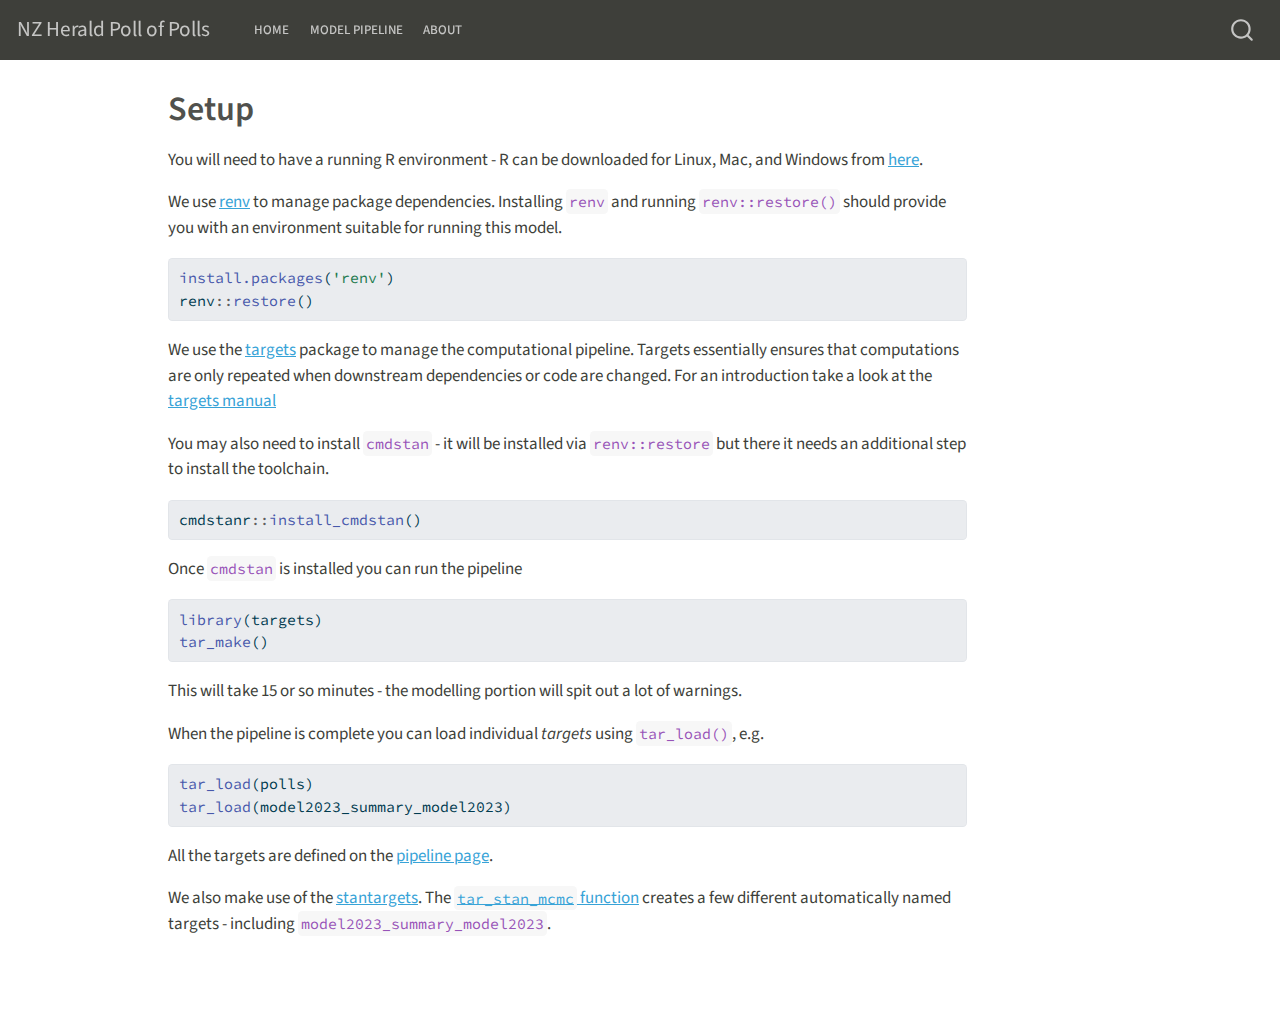
<file: setup.html>
<!DOCTYPE html>
<html xmlns="http://www.w3.org/1999/xhtml" lang="en" xml:lang="en"><head>

<meta charset="utf-8">
<meta name="generator" content="quarto-1.3.340">

<meta name="viewport" content="width=device-width, initial-scale=1.0, user-scalable=yes">


<title>NZ Herald Poll of Polls - Setup</title>
<style>
code{white-space: pre-wrap;}
span.smallcaps{font-variant: small-caps;}
div.columns{display: flex; gap: min(4vw, 1.5em);}
div.column{flex: auto; overflow-x: auto;}
div.hanging-indent{margin-left: 1.5em; text-indent: -1.5em;}
ul.task-list{list-style: none;}
ul.task-list li input[type="checkbox"] {
  width: 0.8em;
  margin: 0 0.8em 0.2em -1em; /* quarto-specific, see https://github.com/quarto-dev/quarto-cli/issues/4556 */ 
  vertical-align: middle;
}
/* CSS for syntax highlighting */
pre > code.sourceCode { white-space: pre; position: relative; }
pre > code.sourceCode > span { display: inline-block; line-height: 1.25; }
pre > code.sourceCode > span:empty { height: 1.2em; }
.sourceCode { overflow: visible; }
code.sourceCode > span { color: inherit; text-decoration: inherit; }
div.sourceCode { margin: 1em 0; }
pre.sourceCode { margin: 0; }
@media screen {
div.sourceCode { overflow: auto; }
}
@media print {
pre > code.sourceCode { white-space: pre-wrap; }
pre > code.sourceCode > span { text-indent: -5em; padding-left: 5em; }
}
pre.numberSource code
  { counter-reset: source-line 0; }
pre.numberSource code > span
  { position: relative; left: -4em; counter-increment: source-line; }
pre.numberSource code > span > a:first-child::before
  { content: counter(source-line);
    position: relative; left: -1em; text-align: right; vertical-align: baseline;
    border: none; display: inline-block;
    -webkit-touch-callout: none; -webkit-user-select: none;
    -khtml-user-select: none; -moz-user-select: none;
    -ms-user-select: none; user-select: none;
    padding: 0 4px; width: 4em;
  }
pre.numberSource { margin-left: 3em;  padding-left: 4px; }
div.sourceCode
  {   }
@media screen {
pre > code.sourceCode > span > a:first-child::before { text-decoration: underline; }
}
</style>


<script src="site_libs/quarto-nav/quarto-nav.js"></script>
<script src="site_libs/quarto-nav/headroom.min.js"></script>
<script src="site_libs/clipboard/clipboard.min.js"></script>
<script src="site_libs/quarto-search/autocomplete.umd.js"></script>
<script src="site_libs/quarto-search/fuse.min.js"></script>
<script src="site_libs/quarto-search/quarto-search.js"></script>
<meta name="quarto:offset" content="./">
<script src="site_libs/quarto-html/quarto.js"></script>
<script src="site_libs/quarto-html/popper.min.js"></script>
<script src="site_libs/quarto-html/tippy.umd.min.js"></script>
<script src="site_libs/quarto-html/anchor.min.js"></script>
<link href="site_libs/quarto-html/tippy.css" rel="stylesheet">
<link href="site_libs/quarto-html/quarto-syntax-highlighting.css" rel="stylesheet" id="quarto-text-highlighting-styles">
<script src="site_libs/bootstrap/bootstrap.min.js"></script>
<link href="site_libs/bootstrap/bootstrap-icons.css" rel="stylesheet">
<link href="site_libs/bootstrap/bootstrap.min.css" rel="stylesheet" id="quarto-bootstrap" data-mode="light">
<script id="quarto-search-options" type="application/json">{
  "location": "navbar",
  "copy-button": false,
  "collapse-after": 3,
  "panel-placement": "end",
  "type": "overlay",
  "limit": 20,
  "language": {
    "search-no-results-text": "No results",
    "search-matching-documents-text": "matching documents",
    "search-copy-link-title": "Copy link to search",
    "search-hide-matches-text": "Hide additional matches",
    "search-more-match-text": "more match in this document",
    "search-more-matches-text": "more matches in this document",
    "search-clear-button-title": "Clear",
    "search-detached-cancel-button-title": "Cancel",
    "search-submit-button-title": "Submit"
  }
}</script>


<link rel="stylesheet" href="styles.css">
</head>

<body class="nav-fixed">

<div id="quarto-search-results"></div>
  <header id="quarto-header" class="headroom fixed-top">
    <nav class="navbar navbar-expand-lg navbar-dark ">
      <div class="navbar-container container-fluid">
      <div class="navbar-brand-container">
    <a class="navbar-brand" href="./index.html">
    <span class="navbar-title">NZ Herald Poll of Polls</span>
    </a>
  </div>
            <div id="quarto-search" class="" title="Search"></div>
          <button class="navbar-toggler" type="button" data-bs-toggle="collapse" data-bs-target="#navbarCollapse" aria-controls="navbarCollapse" aria-expanded="false" aria-label="Toggle navigation" onclick="if (window.quartoToggleHeadroom) { window.quartoToggleHeadroom(); }">
  <span class="navbar-toggler-icon"></span>
</button>
          <div class="collapse navbar-collapse" id="navbarCollapse">
            <ul class="navbar-nav navbar-nav-scroll me-auto">
  <li class="nav-item">
    <a class="nav-link" href="./index.html" rel="" target="">
 <span class="menu-text">Home</span></a>
  </li>  
  <li class="nav-item">
    <a class="nav-link" href="./pipeline.html" rel="" target="">
 <span class="menu-text">Model pipeline</span></a>
  </li>  
  <li class="nav-item">
    <a class="nav-link" href="./about.html" rel="" target="">
 <span class="menu-text">About</span></a>
  </li>  
</ul>
            <div class="quarto-navbar-tools ms-auto">
</div>
          </div> <!-- /navcollapse -->
      </div> <!-- /container-fluid -->
    </nav>
</header>
<!-- content -->
<div id="quarto-content" class="quarto-container page-columns page-rows-contents page-layout-article page-navbar">
<!-- sidebar -->
<!-- margin-sidebar -->
    <div id="quarto-margin-sidebar" class="sidebar margin-sidebar">
        
    </div>
<!-- main -->
<main class="content" id="quarto-document-content">

<header id="title-block-header" class="quarto-title-block default">
<div class="quarto-title">
<h1 class="title">Setup</h1>
</div>



<div class="quarto-title-meta">

    
  
    
  </div>
  

</header>

<p>You will need to have a running R environment - R can be downloaded for Linux, Mac, and Windows from <a href="https://cran.r-project.org/">here</a>.</p>
<p>We use <a href="https://rstudio.github.io/renv/index.html">renv</a> to manage package dependencies. Installing <code>renv</code> and running <code>renv::restore()</code> should provide you with an environment suitable for running this model.</p>
<div class="cell">
<div class="sourceCode cell-code" id="cb1"><pre class="sourceCode r code-with-copy"><code class="sourceCode r"><span id="cb1-1"><a href="#cb1-1" aria-hidden="true" tabindex="-1"></a><span class="fu">install.packages</span>(<span class="st">'renv'</span>)</span>
<span id="cb1-2"><a href="#cb1-2" aria-hidden="true" tabindex="-1"></a>renv<span class="sc">::</span><span class="fu">restore</span>()</span></code><button title="Copy to Clipboard" class="code-copy-button"><i class="bi"></i></button></pre></div>
</div>
<p>We use the <a href="https://docs.ropensci.org/targets/">targets</a> package to manage the computational pipeline. Targets essentially ensures that computations are only repeated when downstream dependencies or code are changed. For an introduction take a look at the <a href="https://books.ropensci.org/targets/">targets manual</a></p>
<p>You may also need to install <code>cmdstan</code> - it will be installed via <code>renv::restore</code> but there it needs an additional step to install the toolchain.</p>
<div class="cell">
<div class="sourceCode cell-code" id="cb2"><pre class="sourceCode r code-with-copy"><code class="sourceCode r"><span id="cb2-1"><a href="#cb2-1" aria-hidden="true" tabindex="-1"></a>cmdstanr<span class="sc">::</span><span class="fu">install_cmdstan</span>()</span></code><button title="Copy to Clipboard" class="code-copy-button"><i class="bi"></i></button></pre></div>
</div>
<p>Once <code>cmdstan</code> is installed you can run the pipeline</p>
<div class="sourceCode" id="cb3"><pre class="sourceCode r code-with-copy"><code class="sourceCode r"><span id="cb3-1"><a href="#cb3-1" aria-hidden="true" tabindex="-1"></a><span class="fu">library</span>(targets)</span>
<span id="cb3-2"><a href="#cb3-2" aria-hidden="true" tabindex="-1"></a><span class="fu">tar_make</span>()</span></code><button title="Copy to Clipboard" class="code-copy-button"><i class="bi"></i></button></pre></div>
<p>This will take 15 or so minutes - the modelling portion will spit out a lot of warnings.</p>
<p>When the pipeline is complete you can load individual <em>targets</em> using <code>tar_load()</code>, e.g.</p>
<div class="sourceCode" id="cb4"><pre class="sourceCode r code-with-copy"><code class="sourceCode r"><span id="cb4-1"><a href="#cb4-1" aria-hidden="true" tabindex="-1"></a><span class="fu">tar_load</span>(polls)</span>
<span id="cb4-2"><a href="#cb4-2" aria-hidden="true" tabindex="-1"></a><span class="fu">tar_load</span>(model2023_summary_model2023)</span></code><button title="Copy to Clipboard" class="code-copy-button"><i class="bi"></i></button></pre></div>
<p>All the targets are defined on the <a href="./pipeline.html">pipeline page</a>.</p>
<p>We also make use of the <a href="https://docs.ropensci.org/stantargets/index.html">stantargets</a>. The <a href="https://docs.ropensci.org/stantargets/reference/tar_stan_mcmc.html"><code>tar_stan_mcmc</code> function</a> creates a few different automatically named targets - including <code>model2023_summary_model2023</code>.</p>



</main> <!-- /main -->
<script id="quarto-html-after-body" type="application/javascript">
window.document.addEventListener("DOMContentLoaded", function (event) {
  const toggleBodyColorMode = (bsSheetEl) => {
    const mode = bsSheetEl.getAttribute("data-mode");
    const bodyEl = window.document.querySelector("body");
    if (mode === "dark") {
      bodyEl.classList.add("quarto-dark");
      bodyEl.classList.remove("quarto-light");
    } else {
      bodyEl.classList.add("quarto-light");
      bodyEl.classList.remove("quarto-dark");
    }
  }
  const toggleBodyColorPrimary = () => {
    const bsSheetEl = window.document.querySelector("link#quarto-bootstrap");
    if (bsSheetEl) {
      toggleBodyColorMode(bsSheetEl);
    }
  }
  toggleBodyColorPrimary();  
  const icon = "";
  const anchorJS = new window.AnchorJS();
  anchorJS.options = {
    placement: 'right',
    icon: icon
  };
  anchorJS.add('.anchored');
  const isCodeAnnotation = (el) => {
    for (const clz of el.classList) {
      if (clz.startsWith('code-annotation-')) {                     
        return true;
      }
    }
    return false;
  }
  const clipboard = new window.ClipboardJS('.code-copy-button', {
    text: function(trigger) {
      const codeEl = trigger.previousElementSibling.cloneNode(true);
      for (const childEl of codeEl.children) {
        if (isCodeAnnotation(childEl)) {
          childEl.remove();
        }
      }
      return codeEl.innerText;
    }
  });
  clipboard.on('success', function(e) {
    // button target
    const button = e.trigger;
    // don't keep focus
    button.blur();
    // flash "checked"
    button.classList.add('code-copy-button-checked');
    var currentTitle = button.getAttribute("title");
    button.setAttribute("title", "Copied!");
    let tooltip;
    if (window.bootstrap) {
      button.setAttribute("data-bs-toggle", "tooltip");
      button.setAttribute("data-bs-placement", "left");
      button.setAttribute("data-bs-title", "Copied!");
      tooltip = new bootstrap.Tooltip(button, 
        { trigger: "manual", 
          customClass: "code-copy-button-tooltip",
          offset: [0, -8]});
      tooltip.show();    
    }
    setTimeout(function() {
      if (tooltip) {
        tooltip.hide();
        button.removeAttribute("data-bs-title");
        button.removeAttribute("data-bs-toggle");
        button.removeAttribute("data-bs-placement");
      }
      button.setAttribute("title", currentTitle);
      button.classList.remove('code-copy-button-checked');
    }, 1000);
    // clear code selection
    e.clearSelection();
  });
  function tippyHover(el, contentFn) {
    const config = {
      allowHTML: true,
      content: contentFn,
      maxWidth: 500,
      delay: 100,
      arrow: false,
      appendTo: function(el) {
          return el.parentElement;
      },
      interactive: true,
      interactiveBorder: 10,
      theme: 'quarto',
      placement: 'bottom-start'
    };
    window.tippy(el, config); 
  }
  const noterefs = window.document.querySelectorAll('a[role="doc-noteref"]');
  for (var i=0; i<noterefs.length; i++) {
    const ref = noterefs[i];
    tippyHover(ref, function() {
      // use id or data attribute instead here
      let href = ref.getAttribute('data-footnote-href') || ref.getAttribute('href');
      try { href = new URL(href).hash; } catch {}
      const id = href.replace(/^#\/?/, "");
      const note = window.document.getElementById(id);
      return note.innerHTML;
    });
  }
      let selectedAnnoteEl;
      const selectorForAnnotation = ( cell, annotation) => {
        let cellAttr = 'data-code-cell="' + cell + '"';
        let lineAttr = 'data-code-annotation="' +  annotation + '"';
        const selector = 'span[' + cellAttr + '][' + lineAttr + ']';
        return selector;
      }
      const selectCodeLines = (annoteEl) => {
        const doc = window.document;
        const targetCell = annoteEl.getAttribute("data-target-cell");
        const targetAnnotation = annoteEl.getAttribute("data-target-annotation");
        const annoteSpan = window.document.querySelector(selectorForAnnotation(targetCell, targetAnnotation));
        const lines = annoteSpan.getAttribute("data-code-lines").split(",");
        const lineIds = lines.map((line) => {
          return targetCell + "-" + line;
        })
        let top = null;
        let height = null;
        let parent = null;
        if (lineIds.length > 0) {
            //compute the position of the single el (top and bottom and make a div)
            const el = window.document.getElementById(lineIds[0]);
            top = el.offsetTop;
            height = el.offsetHeight;
            parent = el.parentElement.parentElement;
          if (lineIds.length > 1) {
            const lastEl = window.document.getElementById(lineIds[lineIds.length - 1]);
            const bottom = lastEl.offsetTop + lastEl.offsetHeight;
            height = bottom - top;
          }
          if (top !== null && height !== null && parent !== null) {
            // cook up a div (if necessary) and position it 
            let div = window.document.getElementById("code-annotation-line-highlight");
            if (div === null) {
              div = window.document.createElement("div");
              div.setAttribute("id", "code-annotation-line-highlight");
              div.style.position = 'absolute';
              parent.appendChild(div);
            }
            div.style.top = top - 2 + "px";
            div.style.height = height + 4 + "px";
            let gutterDiv = window.document.getElementById("code-annotation-line-highlight-gutter");
            if (gutterDiv === null) {
              gutterDiv = window.document.createElement("div");
              gutterDiv.setAttribute("id", "code-annotation-line-highlight-gutter");
              gutterDiv.style.position = 'absolute';
              const codeCell = window.document.getElementById(targetCell);
              const gutter = codeCell.querySelector('.code-annotation-gutter');
              gutter.appendChild(gutterDiv);
            }
            gutterDiv.style.top = top - 2 + "px";
            gutterDiv.style.height = height + 4 + "px";
          }
          selectedAnnoteEl = annoteEl;
        }
      };
      const unselectCodeLines = () => {
        const elementsIds = ["code-annotation-line-highlight", "code-annotation-line-highlight-gutter"];
        elementsIds.forEach((elId) => {
          const div = window.document.getElementById(elId);
          if (div) {
            div.remove();
          }
        });
        selectedAnnoteEl = undefined;
      };
      // Attach click handler to the DT
      const annoteDls = window.document.querySelectorAll('dt[data-target-cell]');
      for (const annoteDlNode of annoteDls) {
        annoteDlNode.addEventListener('click', (event) => {
          const clickedEl = event.target;
          if (clickedEl !== selectedAnnoteEl) {
            unselectCodeLines();
            const activeEl = window.document.querySelector('dt[data-target-cell].code-annotation-active');
            if (activeEl) {
              activeEl.classList.remove('code-annotation-active');
            }
            selectCodeLines(clickedEl);
            clickedEl.classList.add('code-annotation-active');
          } else {
            // Unselect the line
            unselectCodeLines();
            clickedEl.classList.remove('code-annotation-active');
          }
        });
      }
  const findCites = (el) => {
    const parentEl = el.parentElement;
    if (parentEl) {
      const cites = parentEl.dataset.cites;
      if (cites) {
        return {
          el,
          cites: cites.split(' ')
        };
      } else {
        return findCites(el.parentElement)
      }
    } else {
      return undefined;
    }
  };
  var bibliorefs = window.document.querySelectorAll('a[role="doc-biblioref"]');
  for (var i=0; i<bibliorefs.length; i++) {
    const ref = bibliorefs[i];
    const citeInfo = findCites(ref);
    if (citeInfo) {
      tippyHover(citeInfo.el, function() {
        var popup = window.document.createElement('div');
        citeInfo.cites.forEach(function(cite) {
          var citeDiv = window.document.createElement('div');
          citeDiv.classList.add('hanging-indent');
          citeDiv.classList.add('csl-entry');
          var biblioDiv = window.document.getElementById('ref-' + cite);
          if (biblioDiv) {
            citeDiv.innerHTML = biblioDiv.innerHTML;
          }
          popup.appendChild(citeDiv);
        });
        return popup.innerHTML;
      });
    }
  }
});
</script>
</div> <!-- /content -->



</body></html>
</file>
<file: site_libs/quarto-html/tippy.css>
.tippy-box[data-animation=fade][data-state=hidden]{opacity:0}[data-tippy-root]{max-width:calc(100vw - 10px)}.tippy-box{position:relative;background-color:#333;color:#fff;border-radius:4px;font-size:14px;line-height:1.4;white-space:normal;outline:0;transition-property:transform,visibility,opacity}.tippy-box[data-placement^=top]>.tippy-arrow{bottom:0}.tippy-box[data-placement^=top]>.tippy-arrow:before{bottom:-7px;left:0;border-width:8px 8px 0;border-top-color:initial;transform-origin:center top}.tippy-box[data-placement^=bottom]>.tippy-arrow{top:0}.tippy-box[data-placement^=bottom]>.tippy-arrow:before{top:-7px;left:0;border-width:0 8px 8px;border-bottom-color:initial;transform-origin:center bottom}.tippy-box[data-placement^=left]>.tippy-arrow{right:0}.tippy-box[data-placement^=left]>.tippy-arrow:before{border-width:8px 0 8px 8px;border-left-color:initial;right:-7px;transform-origin:center left}.tippy-box[data-placement^=right]>.tippy-arrow{left:0}.tippy-box[data-placement^=right]>.tippy-arrow:before{left:-7px;border-width:8px 8px 8px 0;border-right-color:initial;transform-origin:center right}.tippy-box[data-inertia][data-state=visible]{transition-timing-function:cubic-bezier(.54,1.5,.38,1.11)}.tippy-arrow{width:16px;height:16px;color:#333}.tippy-arrow:before{content:"";position:absolute;border-color:transparent;border-style:solid}.tippy-content{position:relative;padding:5px 9px;z-index:1}
</file>
<file: site_libs/quarto-html/quarto-syntax-highlighting.css>
/* quarto syntax highlight colors */
:root {
  --quarto-hl-ot-color: #003B4F;
  --quarto-hl-at-color: #657422;
  --quarto-hl-ss-color: #20794D;
  --quarto-hl-an-color: #5E5E5E;
  --quarto-hl-fu-color: #4758AB;
  --quarto-hl-st-color: #20794D;
  --quarto-hl-cf-color: #003B4F;
  --quarto-hl-op-color: #5E5E5E;
  --quarto-hl-er-color: #AD0000;
  --quarto-hl-bn-color: #AD0000;
  --quarto-hl-al-color: #AD0000;
  --quarto-hl-va-color: #111111;
  --quarto-hl-bu-color: inherit;
  --quarto-hl-ex-color: inherit;
  --quarto-hl-pp-color: #AD0000;
  --quarto-hl-in-color: #5E5E5E;
  --quarto-hl-vs-color: #20794D;
  --quarto-hl-wa-color: #5E5E5E;
  --quarto-hl-do-color: #5E5E5E;
  --quarto-hl-im-color: #00769E;
  --quarto-hl-ch-color: #20794D;
  --quarto-hl-dt-color: #AD0000;
  --quarto-hl-fl-color: #AD0000;
  --quarto-hl-co-color: #5E5E5E;
  --quarto-hl-cv-color: #5E5E5E;
  --quarto-hl-cn-color: #8f5902;
  --quarto-hl-sc-color: #5E5E5E;
  --quarto-hl-dv-color: #AD0000;
  --quarto-hl-kw-color: #003B4F;
}

/* other quarto variables */
:root {
  --quarto-font-monospace: SFMono-Regular, Menlo, Monaco, Consolas, "Liberation Mono", "Courier New", monospace;
}

pre > code.sourceCode > span {
  color: #003B4F;
}

code span {
  color: #003B4F;
}

code.sourceCode > span {
  color: #003B4F;
}

div.sourceCode,
div.sourceCode pre.sourceCode {
  color: #003B4F;
}

code span.ot {
  color: #003B4F;
  font-style: inherit;
}

code span.at {
  color: #657422;
  font-style: inherit;
}

code span.ss {
  color: #20794D;
  font-style: inherit;
}

code span.an {
  color: #5E5E5E;
  font-style: inherit;
}

code span.fu {
  color: #4758AB;
  font-style: inherit;
}

code span.st {
  color: #20794D;
  font-style: inherit;
}

code span.cf {
  color: #003B4F;
  font-style: inherit;
}

code span.op {
  color: #5E5E5E;
  font-style: inherit;
}

code span.er {
  color: #AD0000;
  font-style: inherit;
}

code span.bn {
  color: #AD0000;
  font-style: inherit;
}

code span.al {
  color: #AD0000;
  font-style: inherit;
}

code span.va {
  color: #111111;
  font-style: inherit;
}

code span.bu {
  font-style: inherit;
}

code span.ex {
  font-style: inherit;
}

code span.pp {
  color: #AD0000;
  font-style: inherit;
}

code span.in {
  color: #5E5E5E;
  font-style: inherit;
}

code span.vs {
  color: #20794D;
  font-style: inherit;
}

code span.wa {
  color: #5E5E5E;
  font-style: italic;
}

code span.do {
  color: #5E5E5E;
  font-style: italic;
}

code span.im {
  color: #00769E;
  font-style: inherit;
}

code span.ch {
  color: #20794D;
  font-style: inherit;
}

code span.dt {
  color: #AD0000;
  font-style: inherit;
}

code span.fl {
  color: #AD0000;
  font-style: inherit;
}

code span.co {
  color: #5E5E5E;
  font-style: inherit;
}

code span.cv {
  color: #5E5E5E;
  font-style: italic;
}

code span.cn {
  color: #8f5902;
  font-style: inherit;
}

code span.sc {
  color: #5E5E5E;
  font-style: inherit;
}

code span.dv {
  color: #AD0000;
  font-style: inherit;
}

code span.kw {
  color: #003B4F;
  font-style: inherit;
}

.prevent-inlining {
  content: "</";
}

/*# sourceMappingURL=debc5d5d77c3f9108843748ff7464032.css.map */
</file>
<file: styles.css>
/* css styles */
@import url('https://fonts.googleapis.com/css2?family=Source+Code+Pro:ital,wght@0,300;0,400;0,700;1,400&family=Source+Sans+Pro:ital,wght@0,300;0,400;0,600;0,700;0,900;1,400&display=swap');
</file>
